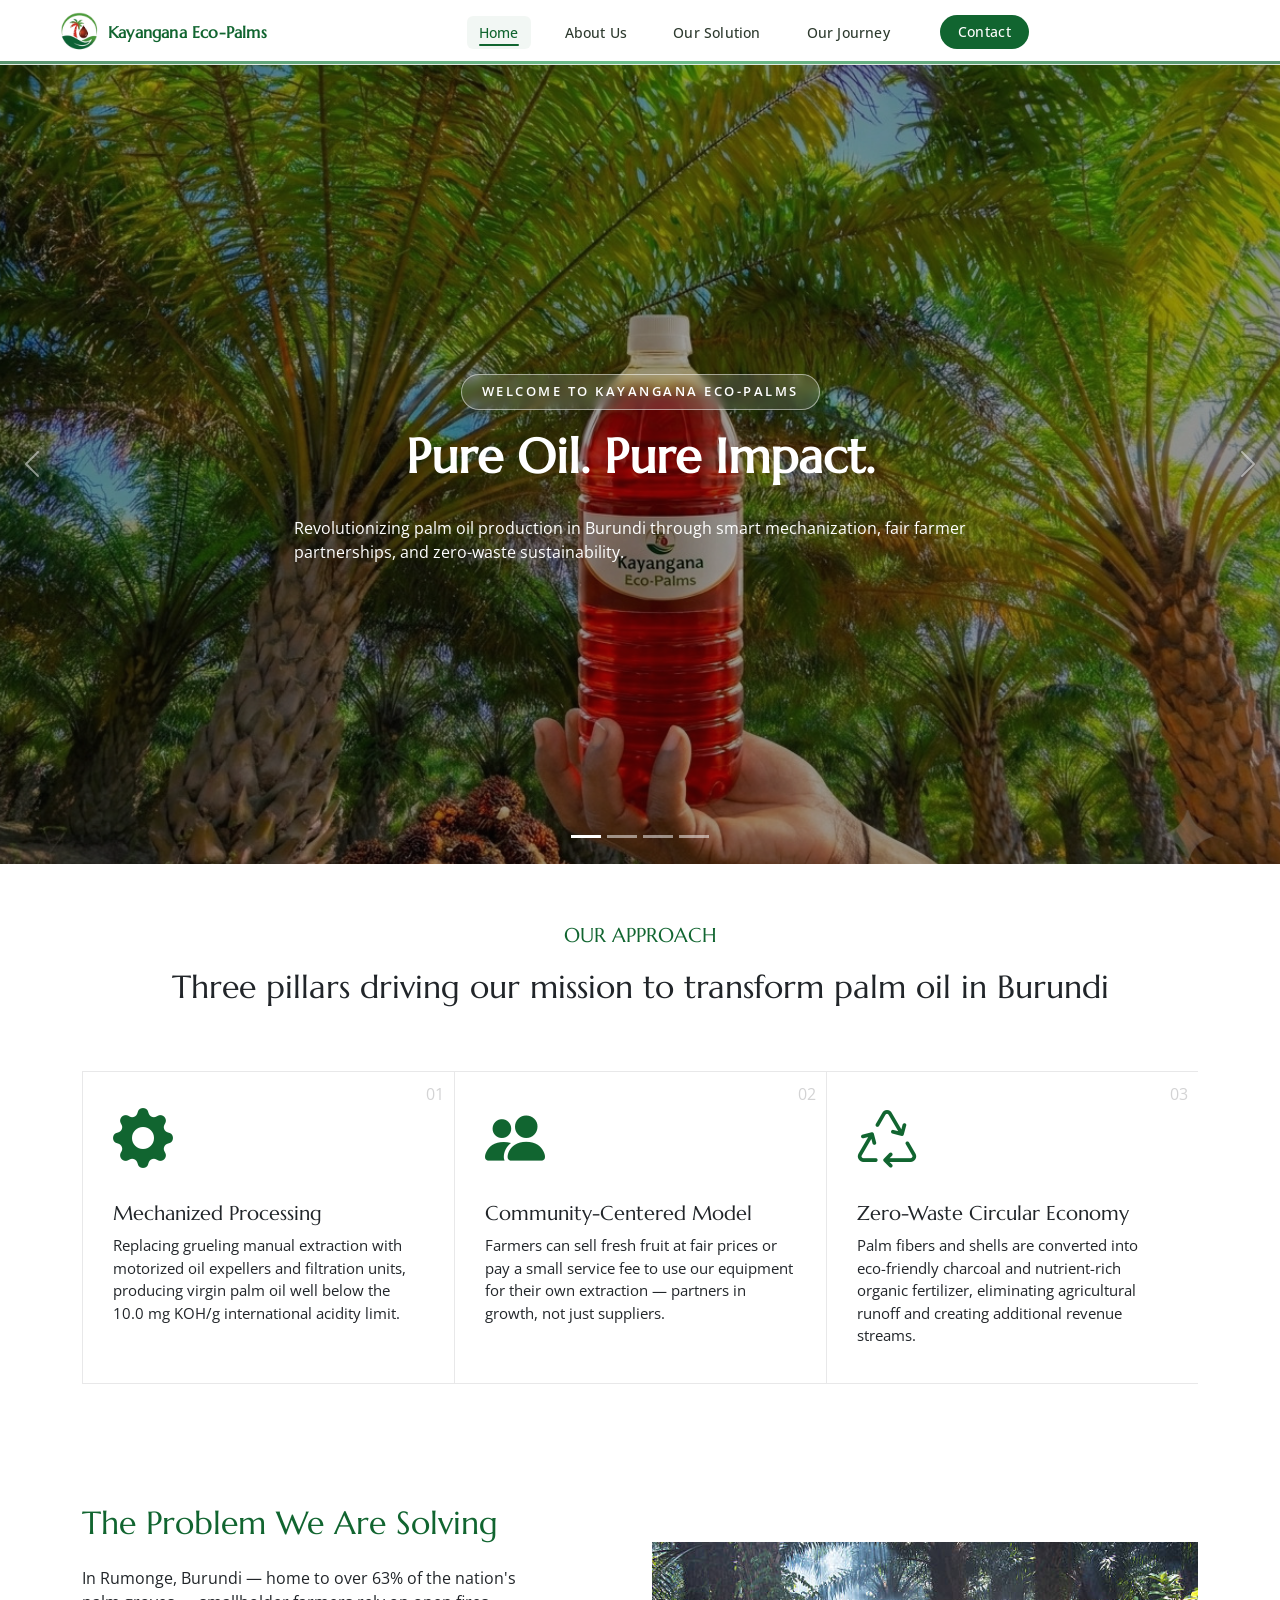
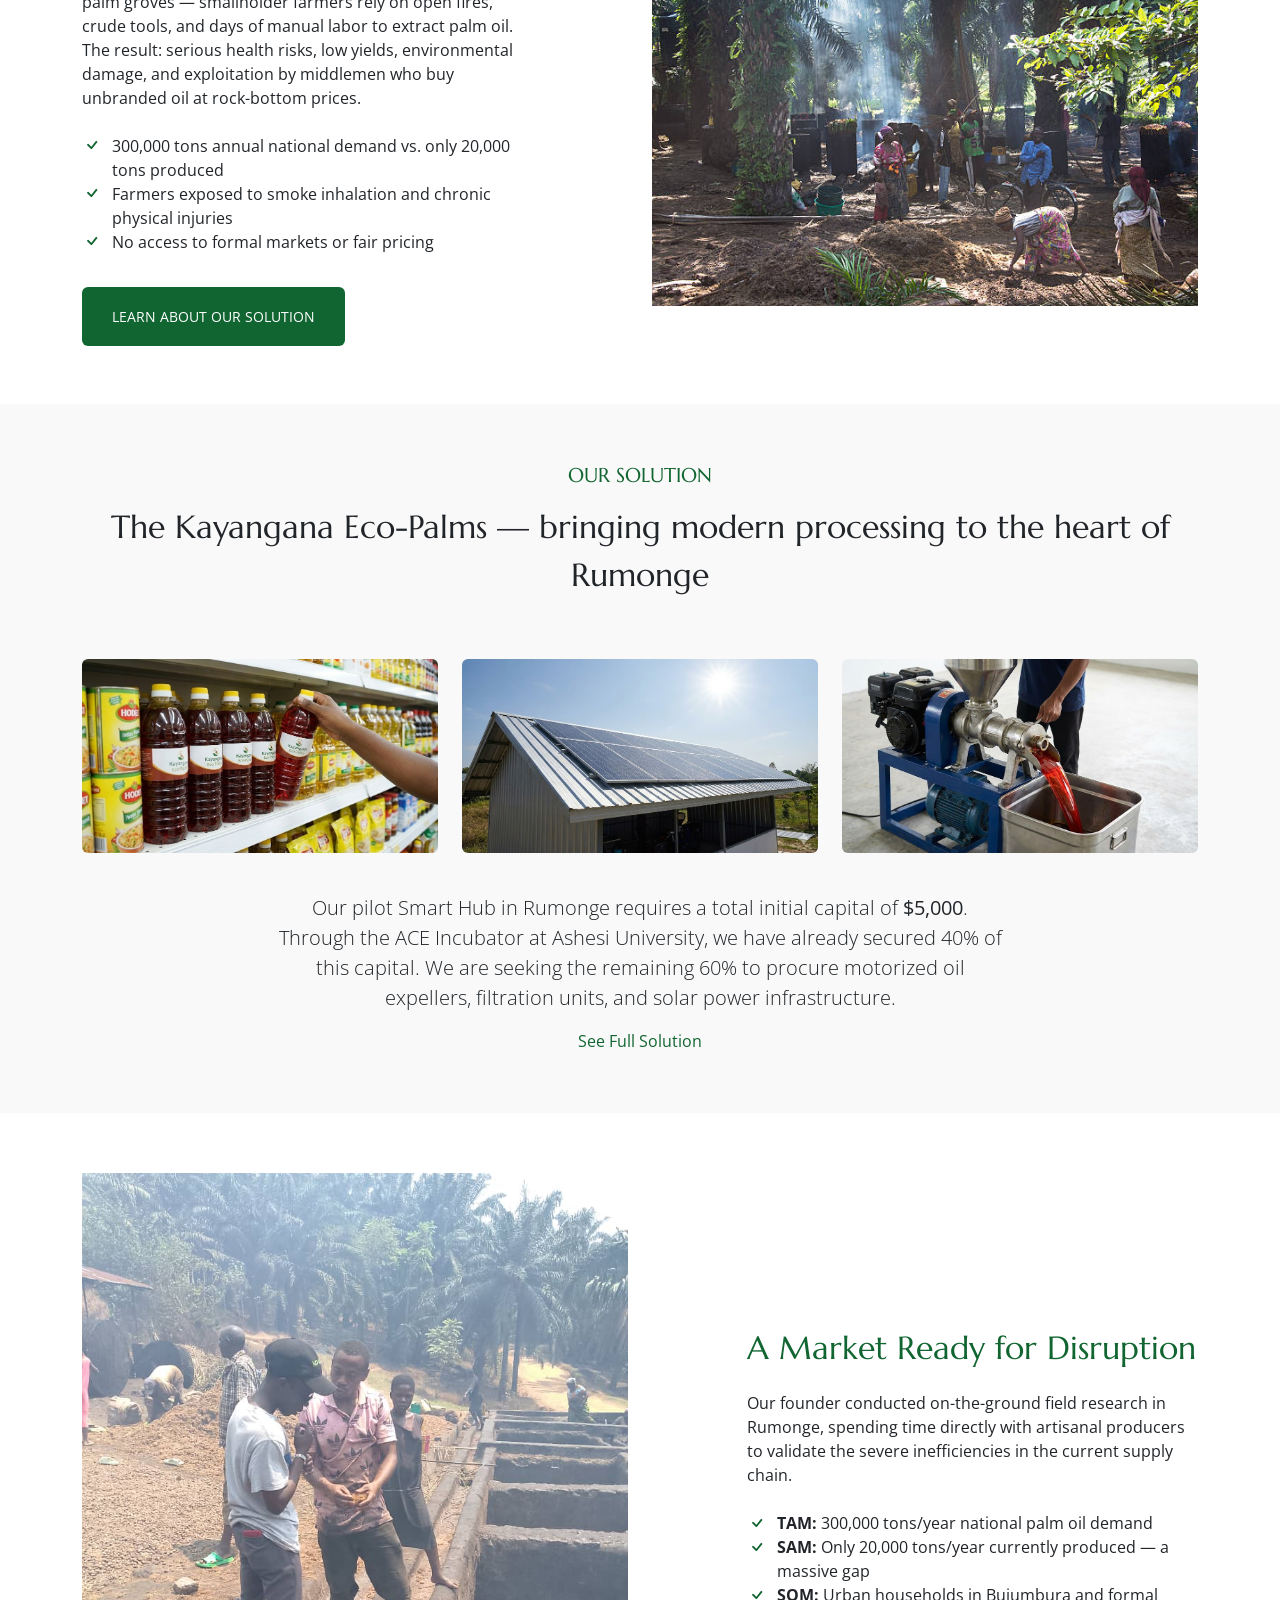
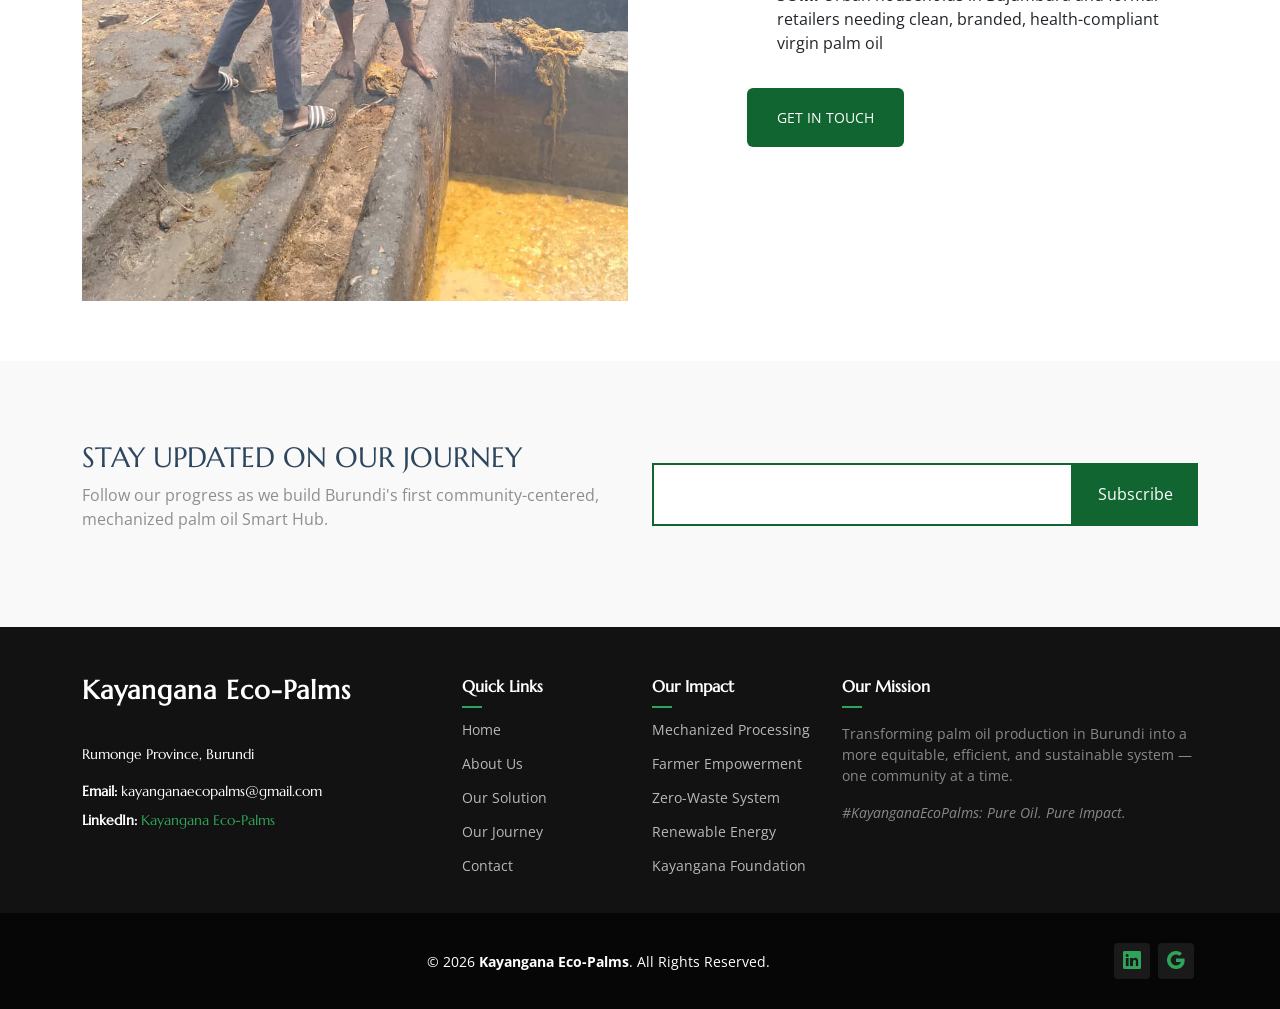
<file: index.html>
<!DOCTYPE html>
<html lang="en">

<head>
  <meta charset="utf-8">
  <meta content="width=device-width, initial-scale=1.0" name="viewport">
  <title>Kayangana Eco-Palms | Pure Oil. Pure Impact.</title>
  <meta name="description" content="Kayangana Eco-Palms is revolutionizing palm oil production in Burundi through mechanized, sustainable, and community-centered processing.">
  <meta name="keywords" content="palm oil, Burundi, sustainable, eco, Rumonge, Kayangana">

  <!-- Favicons -->
  <link href="ProposedSolution_Pictures/logo.png" rel="icon">
  <link href="assets/img/apple-touch-icon.png" rel="apple-touch-icon">

  <!-- Fonts -->
  <link href="https://fonts.googleapis.com" rel="preconnect">
  <link href="https://fonts.gstatic.com" rel="preconnect" crossorigin>
  <link href="https://fonts.googleapis.com/css2?family=Open+Sans:ital,wght@0,300;0,400;0,500;0,600;0,700;0,800;1,300;1,400;1,500;1,600;1,700;1,800&family=Marcellus:wght@400&display=swap" rel="stylesheet">

  <!-- Vendor CSS Files -->
  <link href="assets/vendor/bootstrap/css/bootstrap.min.css" rel="stylesheet">
  <link href="assets/vendor/bootstrap-icons/bootstrap-icons.css" rel="stylesheet">
  <link href="assets/vendor/aos/aos.css" rel="stylesheet">
  <link href="assets/vendor/swiper/swiper-bundle.min.css" rel="stylesheet">
  <link href="assets/vendor/glightbox/css/glightbox.min.css" rel="stylesheet">

  <!-- Main CSS File -->
  <link href="assets/css/main.css" rel="stylesheet">
  <!-- Kayangana Custom Styles -->
  <link href="assets/css/kayangana.css" rel="stylesheet">
</head>

<body class="index-page">

  <header id="header" class="header fixed-top d-flex align-items-center">
    <div class="container-fluid container-xl d-flex align-items-center justify-content-between">

      <a href="index.html" class="kep-logo">
        <img src="ProposedSolution_Pictures/logo.png" class="kep-logo-icon" alt="Kayangana Eco-Palms logo">
        <span class="brand-name">Kayangana Eco-Palms</span>
      </a>

      <nav id="navmenu" class="navmenu">
        <ul>
          <li><a href="index.html" class="active">Home</a></li>
          <li><a href="about.html">About Us</a></li>
          <li><a href="services.html">Our Solution</a></li>
          <li><a href="blog.html">Our Journey</a></li>
          <li><a href="contact.html">Contact</a></li>
        </ul>
        <i class="mobile-nav-toggle d-xl-none bi bi-list"></i>
      </nav>

    </div>
  </header>

  <main class="main">

    <!-- Hero Section -->
    <section id="hero" class="hero section dark-background">

      <div id="hero-carousel" class="carousel slide carousel-fade" data-bs-ride="carousel" data-bs-interval="5000">

        <div class="carousel-item active">
          <img src="Field Research Photos/Field Research Photos/pureOil.jpg" alt="Kayangana Eco-Palms pure palm oil product" style="object-position: center 20%;">
          <div class="carousel-container">
            <span class="hero-welcome">Welcome to Kayangana Eco-Palms</span>
            <h2>Pure Oil. Pure Impact.</h2>
            <p>Revolutionizing palm oil production in Burundi through smart mechanization, fair farmer partnerships, and zero-waste sustainability.</p>
          </div>
        </div>

        <div class="carousel-item">
          <img src="Field Research Photos/Field Research Photos/produce2.jpg" alt="Traditional palm oil extraction challenges">
          <div class="carousel-container">
            <h2>Empowering Farmers, Protecting Communities</h2>
            <p>We buy fresh palm fruit directly from smallholder farmers at fair, transparent prices — eliminating exploitation and unsafe working conditions.</p>
          </div>
        </div>

        <div class="carousel-item">
          <img src="Field Research Photos/Field Research Photos/WhatsApp Image 2026-01-20 at 12.49.22 PM.jpeg" alt="Field research in Rumonge">
          <div class="carousel-container">
            <h2>From Rumonge to the World</h2>
            <p>Rumonge accounts for over 63% of Burundi's palm grove area. We are bringing modern, clean processing right to the source.</p>
          </div>
        </div>

        <div class="carousel-item">
          <img src="Field Research Photos/Field Research Photos/GoodView.jpg" alt="Palm oil supply chain">
          <div class="carousel-container">
            <h2>Zero-Waste. 100% Renewable.</h2>
            <p>Palm fibers and shells become eco-charcoal and organic fertilizer. Our operations run entirely on renewable energy.</p>
          </div>
        </div>
<!-- 
        <div class="carousel-item">
          <img src="Field Research Photos/Field Research Photos/WhatsApp Image 2026-01-20 at 12.50.48 PMee.jpeg" alt="Community impact">
          <div class="carousel-container">
            <h2>Building an Ecosystem of Empowerment</h2>
            <p>We are not just building a factory — we are building a future for the Rumonge community, one palm at a time.</p>
          </div>
        </div>
-->
        <a class="carousel-control-prev" href="#hero-carousel" role="button" data-bs-slide="prev">
          <span class="carousel-control-prev-icon bi bi-chevron-left" aria-hidden="true"></span>
        </a>
        <a class="carousel-control-next" href="#hero-carousel" role="button" data-bs-slide="next">
          <span class="carousel-control-next-icon bi bi-chevron-right" aria-hidden="true"></span>
        </a>
        <ol class="carousel-indicators"></ol>

      </div>
    </section><!-- /Hero Section -->

    <!-- Services Section -->
    <section id="services" class="services section">

      <div class="container section-title" data-aos="fade-up">
        <h2>OUR APPROACH</h2>
        <p>Three pillars driving our mission to transform palm oil in Burundi</p>
      </div>

      <div class="content">
        <div class="container">
          <div class="row g-0">

            <div class="col-lg-4 col-md-6 d-flex">
              <div class="service-item h-100 w-100">
                <span class="number">01</span>
                <div class="service-item-icon">
                  <i class="bi bi-gear-fill" style="font-size:60px;"></i>
                </div>
                <div class="service-item-content">
                  <h3 class="service-heading">Mechanized Processing</h3>
                  <p>Replacing grueling manual extraction with motorized oil expellers and filtration units, producing virgin palm oil well below the 10.0 mg KOH/g international acidity limit.</p>
                </div>
              </div>
            </div>

            <div class="col-lg-4 col-md-6 d-flex">
              <div class="service-item h-100 w-100">
                <span class="number">02</span>
                <div class="service-item-icon">
                  <i class="bi bi-people-fill" style="font-size:60px;"></i>
                </div>
                <div class="service-item-content">
                  <h3 class="service-heading">Community-Centered Model</h3>
                  <p>Farmers can sell fresh fruit at fair prices or pay a small service fee to use our equipment for their own extraction — partners in growth, not just suppliers.</p>
                </div>
              </div>
            </div>

            <div class="col-lg-4 col-md-6 d-flex">
              <div class="service-item h-100 w-100">
                <span class="number">03</span>
                <div class="service-item-icon">
                  <i class="bi bi-recycle" style="font-size:60px;"></i>
                </div>
                <div class="service-item-content">
                  <h3 class="service-heading">Zero-Waste Circular Economy</h3>
                  <p>Palm fibers and shells are converted into eco-friendly charcoal and nutrient-rich organic fertilizer, eliminating agricultural runoff and creating additional revenue streams.</p>
                </div>
              </div>
            </div>

          </div>
        </div>
      </div>

    </section><!-- /Services Section -->

    <!-- About Section -->
    <section id="about-3" class="about-3 section">
      <div class="container">
        <div class="row gy-4 justify-content-between align-items-center">
          <div class="col-lg-6 order-lg-2 position-relative" data-aos="zoom-out">
          <img src="Field Research Photos/workInPalms.jpg" alt="Field research in Rumonge" class="img-fluid">
          </div>
          <div class="col-lg-5 order-lg-1" data-aos="fade-up" data-aos-delay="100">
            <h2 class="content-title mb-4">The Problem We Are Solving</h2>
            <p class="mb-4">
              In Rumonge, Burundi — home to over 63% of the nation's palm groves — smallholder farmers rely on open fires, crude tools, and days of manual labor to extract palm oil. The result: serious health risks, low yields, environmental damage, and exploitation by middlemen who buy unbranded oil at rock-bottom prices.
            </p>
            <ul class="list-unstyled list-check">
              <li>300,000 tons annual national demand vs. only 20,000 tons produced</li>
              <li>Farmers exposed to smoke inhalation and chronic physical injuries</li>
              <li>No access to formal markets or fair pricing</li>
            </ul>
            <p><a href="about.html" class="btn-cta">Learn About Our Solution</a></p>
          </div>
        </div>
      </div>
    </section>

    <!-- Proposed Solution Section -->
    <section id="solution" class="services section light-background">
      <div class="container section-title" data-aos="fade-up">
        <h2>OUR SOLUTION</h2>
        <p>The Kayangana Eco-Palms — bringing modern processing to the heart of Rumonge</p>
      </div>
      <div class="container" data-aos="fade-up">
        <div class="row gy-4">
          <div class="col-lg-4 col-md-6">
            <img src="ProposedSolution_Pictures/WhatsApp Image 2026-01-27 at 1.43.01 AM.jpeg" alt="Proposed processing equipment" class="img-fluid rounded mb-3">
          </div>
          <div class="col-lg-4 col-md-6">
            <img src="ProposedSolution_Pictures/WhatsApp Image 2026-01-27 at 1.43.04 AM.jpeg" alt="Palm oil processing overview" class="img-fluid rounded mb-3">
          </div>
          <div class="col-lg-4 col-md-6">
            <img src="ProposedSolution_Pictures/WhatsApp Image 2026-01-27 at 1.43.05 AM.jpeg" alt="Eco-charcoal and fertilizer byproducts" class="img-fluid rounded mb-3">
          </div>
        </div>
        <div class="row mt-4">
          <div class="col-lg-8 mx-auto text-center">
            <p class="lead">Our pilot Smart Hub in Rumonge requires a total initial capital of <strong>$5,000</strong>. Through the ACE Incubator at Ashesi University, we have already secured 40% of this capital. We are seeking the remaining 60% to procure motorized oil expellers, filtration units, and solar power infrastructure.</p>
            <a href="services.html" class="btn-cta mt-3">See Full Solution</a>
          </div>
        </div>
      </div>
    </section>

    <!-- Market Section -->
    <section id="market" class="about-3 section">
      <div class="container">
        <div class="row gy-4 justify-content-between align-items-center">
          <div class="col-lg-6" data-aos="zoom-out">
            <img src="Field Research Photos/Field Research Photos/WhatsApp Image 2026-01-20 at 12.50.49 PMrrr.jpeg" alt="Market research in Burundi" class="img-fluid">
          </div>
          <div class="col-lg-5" data-aos="fade-up" data-aos-delay="100">
            <h2 class="content-title mb-4">A Market Ready for Disruption</h2>
            <p class="mb-4">
              Our founder conducted on-the-ground field research in Rumonge, spending time directly with artisanal producers to validate the severe inefficiencies in the current supply chain.
            </p>
            <ul class="list-unstyled list-check">
              <li><strong>TAM:</strong> 300,000 tons/year national palm oil demand</li>
              <li><strong>SAM:</strong> Only 20,000 tons/year currently produced — a massive gap</li>
              <li><strong>SOM:</strong> Urban households in Bujumbura and formal retailers needing clean, branded, health-compliant virgin palm oil</li>
            </ul>
            <p><a href="contact.html" class="btn-cta">Get in Touch</a></p>
          </div>
        </div>
      </div>
    </section>

    <!-- Call To Action Section -->
    <section id="call-to-action" class="call-to-action section light-background">
      <div class="content">
        <div class="container">
          <div class="row align-items-center">
            <div class="col-lg-6">
              <h3>Stay Updated on Our Journey</h3>
              <p class="opacity-50">Follow our progress as we build Burundi's first community-centered, mechanized palm oil Smart Hub.</p>
            </div>
            <div class="col-lg-6">
              <form action="forms/newsletter.php" class="form-subscribe php-email-form">
                <div class="form-group d-flex align-items-stretch">
                  <input type="email" name="email" class="form-control h-100" placeholder="Enter your e-mail">
                  <input type="submit" class="btn btn-secondary px-4" value="Subscribe">
                </div>
                <div class="loading">Loading</div>
                <div class="error-message"></div>
                <div class="sent-message">Your subscription request has been sent. Thank you!</div>
              </form>
            </div>
          </div>
        </div>
      </div>
    </section>

  </main>

  <footer id="footer" class="footer dark-background">
    <div class="footer-top">
      <div class="container">
        <div class="row gy-4">
          <div class="col-lg-4 col-md-6 footer-about">
            <a href="index.html" class="logo d-flex align-items-center">
              <span class="sitename">Kayangana Eco-Palms</span>
            </a>
            <div class="footer-contact pt-3">
              <p>Rumonge Province, Burundi</p>
              <p class="mt-3"><strong>Email:</strong> <span>kayanganaecopalms@gmail.com</span></p>
              <p class="mt-2"><strong>LinkedIn:</strong> <a href="https://www.linkedin.com/company/kayangana-eco-palms" target="_blank" rel="noopener noreferrer">Kayangana Eco-Palms</a></p>
            </div>
          </div>

          <div class="col-lg-2 col-md-3 footer-links">
            <h4>Quick Links</h4>
            <ul>
              <li><a href="index.html">Home</a></li>
              <li><a href="about.html">About Us</a></li>
              <li><a href="services.html">Our Solution</a></li>
              <li><a href="blog.html">Our Journey</a></li>
              <li><a href="contact.html">Contact</a></li>
            </ul>
          </div>

          <div class="col-lg-2 col-md-3 footer-links">
            <h4>Our Impact</h4>
            <ul>
              <li><a href="services.html">Mechanized Processing</a></li>
              <li><a href="services.html">Farmer Empowerment</a></li>
              <li><a href="services.html">Zero-Waste System</a></li>
              <li><a href="services.html">Renewable Energy</a></li>
              <li><a href="about.html">Kayangana Foundation</a></li>
            </ul>
          </div>

          <div class="col-lg-4 col-md-6 footer-links">
            <h4>Our Mission</h4>
            <p class="text-white-50">Transforming palm oil production in Burundi into a more equitable, efficient, and sustainable system — one community at a time.</p>
            <p class="mt-2 text-white-50"><em>#KayanganaEcoPalms: Pure Oil. Pure Impact.</em></p>
          </div>

        </div>
      </div>
    </div>

    <div class="copyright">
      <div class="container d-flex align-items-center justify-content-between">
        <div class="flex-grow-1 text-center">© 2026 <strong><span>Kayangana Eco-Palms</span></strong>. All Rights Reserved.</div>
        <div class="social-links">
          <a href="https://www.linkedin.com/company/kayangana-eco-palms" target="_blank" rel="noopener noreferrer"><i class="bi bi-linkedin"></i></a>
          <a href="mailto:kayanganaecopalms@gmail.com"><i class="bi bi-google"></i></a>
        </div>
      </div>
    </div>
  </footer>

  <a href="#" id="scroll-top" class="scroll-top d-flex align-items-center justify-content-center"><i class="bi bi-arrow-up-short"></i></a>
  <div id="preloader"></div>

  <script src="assets/vendor/bootstrap/js/bootstrap.bundle.min.js"></script>
  <script src="assets/vendor/php-email-form/validate.js"></script>
  <script src="assets/vendor/aos/aos.js"></script>
  <script src="assets/vendor/swiper/swiper-bundle.min.js"></script>
  <script src="assets/vendor/glightbox/js/glightbox.min.js"></script>
  <script src="assets/js/main.js"></script>

</body>
</html>
</file>
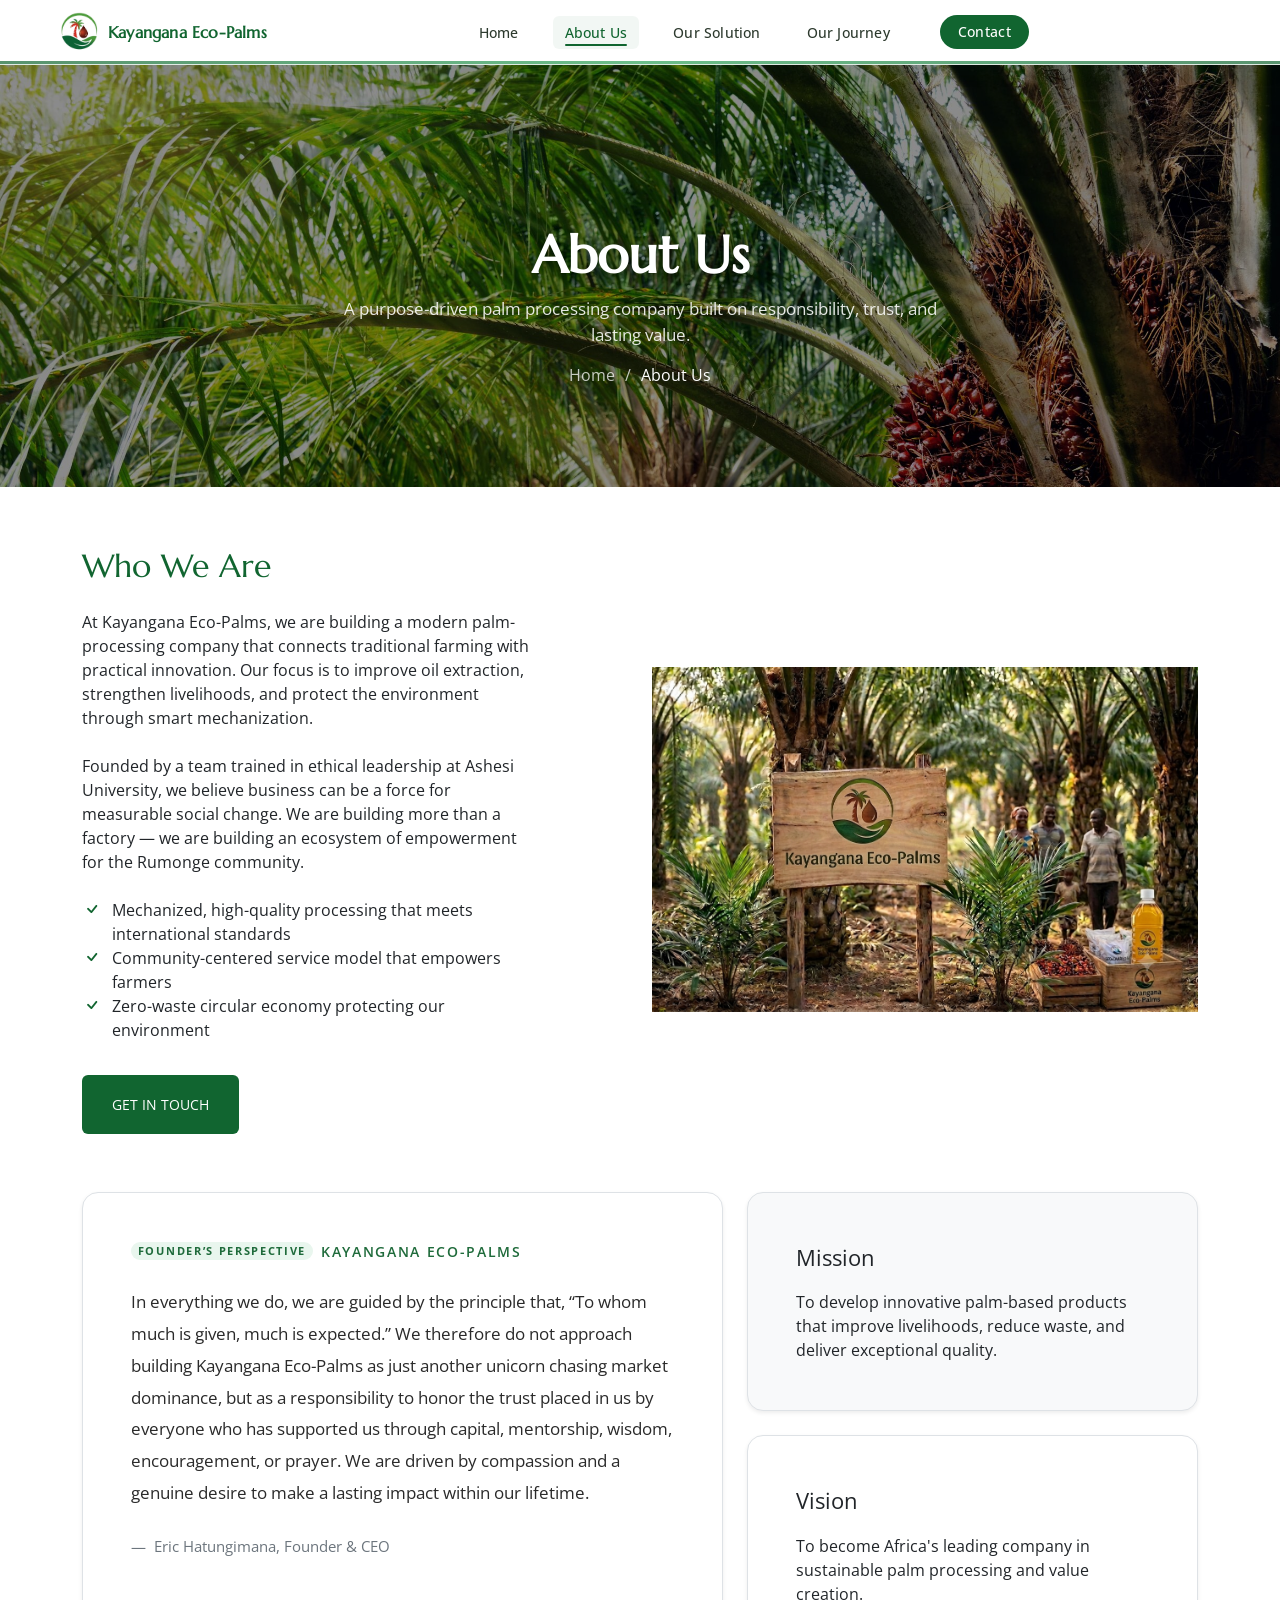
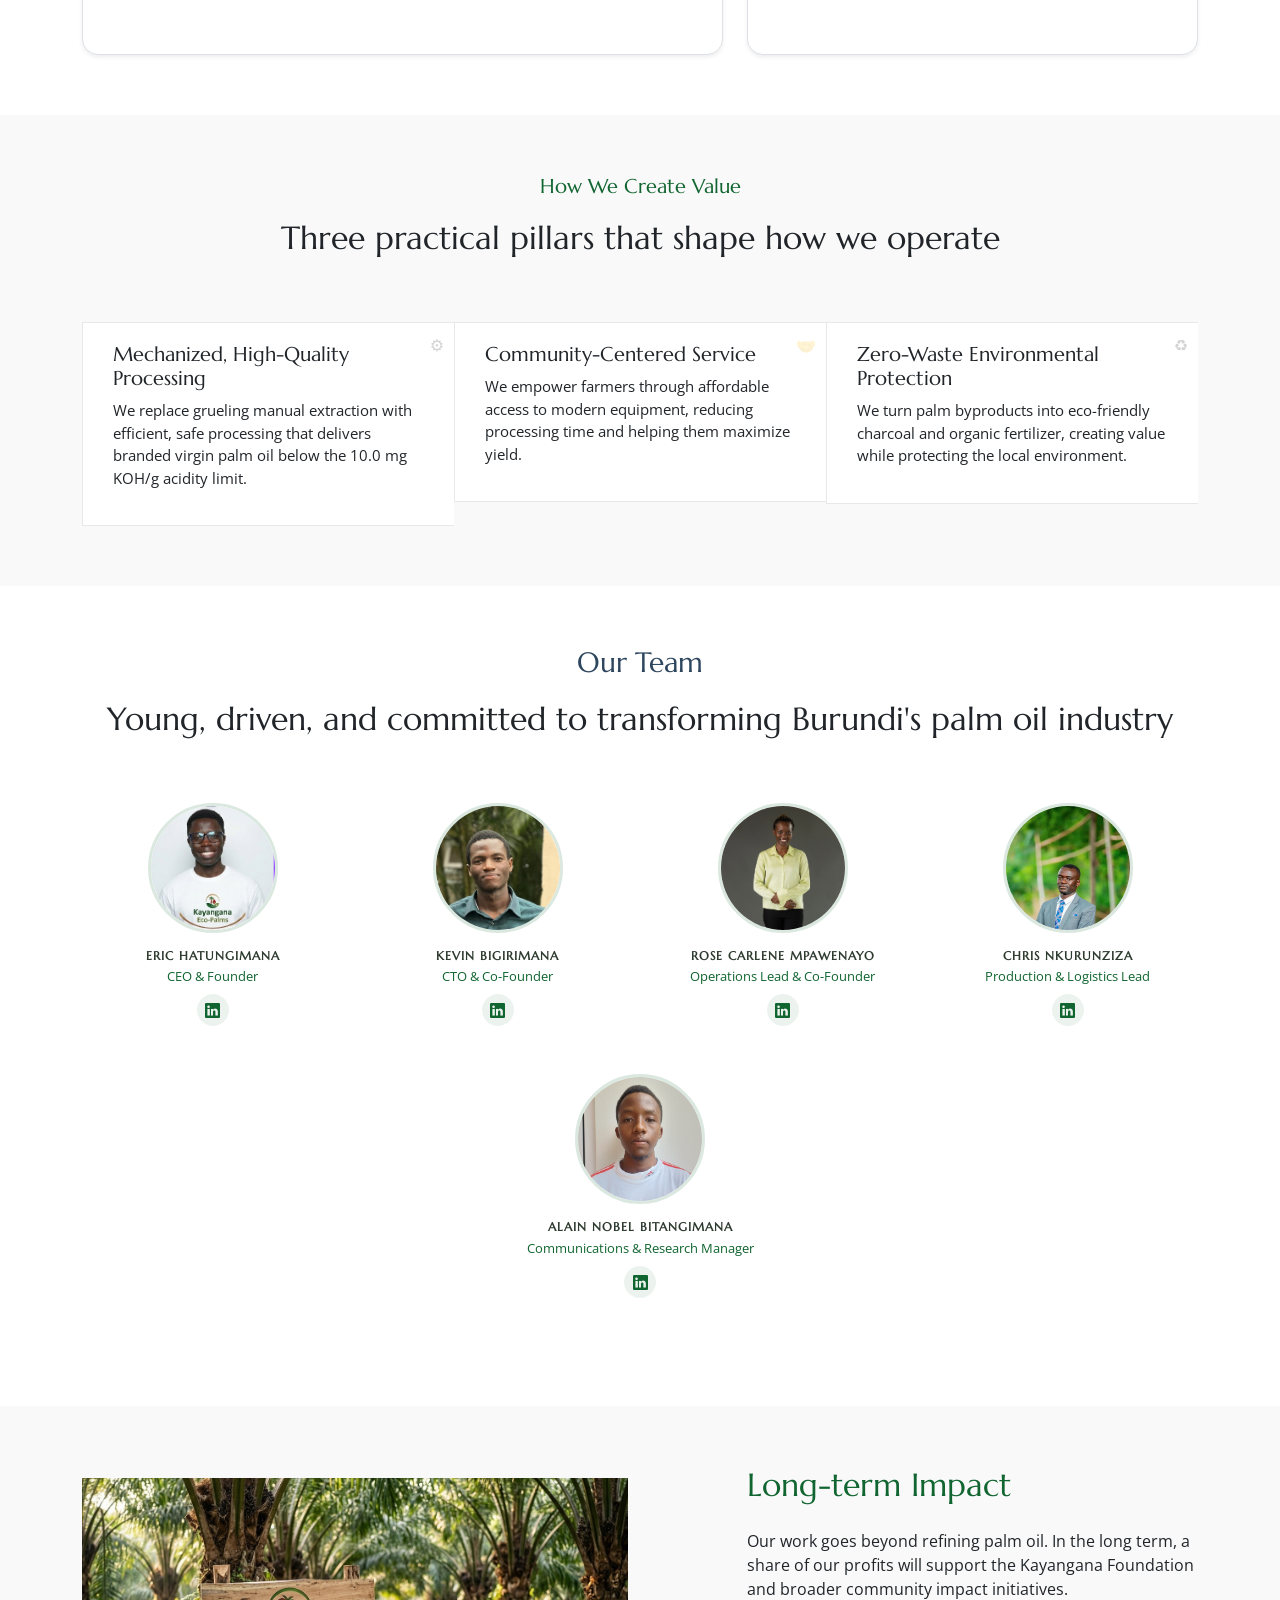
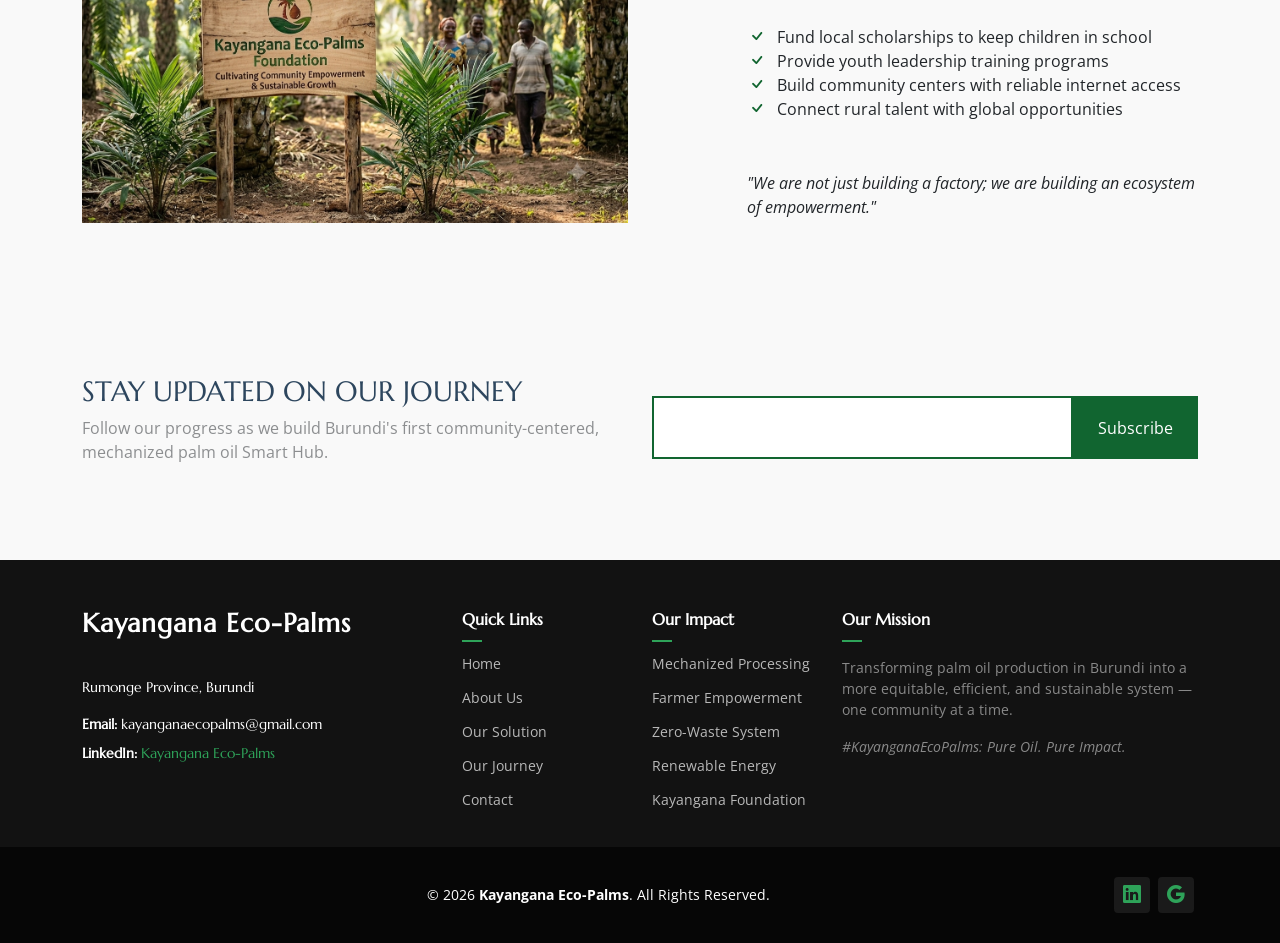
<file: about.html>
<!DOCTYPE html>
<html lang="en">

<head>
  <meta charset="utf-8">
  <meta content="width=device-width, initial-scale=1.0" name="viewport">
  <title>About Us - Kayangana Eco-Palms</title>
  <meta name="description" content="Learn about Kayangana Eco-Palms — a young team from Burundi on a mission to revolutionize palm oil production.">
  <meta name="keywords" content="Kayangana, Eco-Palms, about, team, Burundi, palm oil, sustainable">

  <link href="ProposedSolution_Pictures/logo.png" rel="icon">
  <link href="assets/img/apple-touch-icon.png" rel="apple-touch-icon">
  <link href="https://fonts.googleapis.com" rel="preconnect">
  <link href="https://fonts.gstatic.com" rel="preconnect" crossorigin>
  <link href="https://fonts.googleapis.com/css2?family=Open+Sans:ital,wght@0,300;0,400;0,500;0,600;0,700;0,800;1,300;1,400;1,500;1,600;1,700;1,800&family=Marcellus:wght@400&display=swap" rel="stylesheet">
  <link href="assets/vendor/bootstrap/css/bootstrap.min.css" rel="stylesheet">
  <link href="assets/vendor/bootstrap-icons/bootstrap-icons.css" rel="stylesheet">
  <link href="assets/vendor/aos/aos.css" rel="stylesheet">
  <link href="assets/vendor/swiper/swiper-bundle.min.css" rel="stylesheet">
  <link href="assets/vendor/glightbox/css/glightbox.min.css" rel="stylesheet">
  <link href="assets/css/main.css" rel="stylesheet">
  <link href="assets/css/kayangana.css" rel="stylesheet">
</head>

<body class="about-page">

  <header id="header" class="header fixed-top d-flex align-items-center">
    <div class="container-fluid container-xl d-flex align-items-center justify-content-between">
      <a href="index.html" class="kep-logo">
        <img src="ProposedSolution_Pictures/logo.png" class="kep-logo-icon" alt="Kayangana Eco-Palms logo">
        <span class="brand-name">Kayangana Eco-Palms</span>
      </a>
      <nav id="navmenu" class="navmenu">
        <ul>
          <li><a href="index.html">Home</a></li>
          <li><a href="about.html" class="active">About Us</a></li>
          <li><a href="services.html">Our Solution</a></li>
          <li><a href="blog.html">Our Journey</a></li>
          <li><a href="contact.html">Contact</a></li>
        </ul>
        <i class="mobile-nav-toggle d-xl-none bi bi-list"></i>
      </nav>
    </div>
  </header>

  <main class="main">

    <!-- Page Title -->
    <div class="page-title dark-background" data-aos="fade" style="background-image: url('Field%20Research%20Photos/Palm-oil-plantation-scaled.jpg');">
      <div class="container position-relative">
        <h1>About Us</h1>
        <p>A purpose-driven palm processing company built on responsibility, trust, and lasting value.</p>
        <nav class="breadcrumbs">
          <ol>
            <li><a href="index.html">Home</a></li>
            <li class="current">About Us</li>
          </ol>
        </nav>
      </div>
    </div>

    <!-- About Section -->
    <section id="about-3" class="about-3 section">
      <div class="container">
        <div class="row gy-4 justify-content-between align-items-center">
          <div class="col-lg-6 order-lg-2 position-relative" data-aos="zoom-out">
            <img src="ProposedSolution_Pictures/aboutUs1.jpg" alt="Kayangana Eco-Palms field research" class="img-fluid">
          </div>
          <div class="col-lg-5 order-lg-1" data-aos="fade-up" data-aos-delay="100">
            <h2 class="content-title mb-4">Who We Are</h2>
            <p class="mb-4">
              At Kayangana Eco-Palms, we are building a modern palm-processing company that connects traditional farming with practical innovation. Our focus is to improve oil extraction, strengthen livelihoods, and protect the environment through smart mechanization.
            </p>
            <p class="mb-4">
              Founded by a team trained in ethical leadership at Ashesi University, we believe business can be a force for measurable social change. We are building more than a factory — we are building an ecosystem of empowerment for the Rumonge community.
            </p>
            <ul class="list-unstyled list-check">
              <li>Mechanized, high-quality processing that meets international standards</li>
              <li>Community-centered service model that empowers farmers</li>
              <li>Zero-waste circular economy protecting our environment</li>
            </ul>
            <p><a href="contact.html" class="btn-cta">Get in Touch</a></p>
          </div>
        </div>
      </div>
    </section>

    <!-- Founder Note -->
    <section id="founder-note" class="about-3 section pt-0">
      <div class="container">
        <div class="row gy-4 align-items-stretch">
          <div class="col-lg-7" data-aos="fade-up">
            <div class="p-4 p-lg-5 rounded-4 shadow-sm h-100 bg-white border">
              <div class="d-flex align-items-center gap-2 mb-4 text-uppercase small fw-semibold" style="letter-spacing: .12em; color: #1f6b3b;">
                <span class="badge rounded-pill" style="background-color: #e9f6ee; color: #1f6b3b;">Founder’s Perspective</span>
                <span>Kayangana Eco-Palms</span>
              </div>
              <blockquote class="mb-0" style="font-size: 1.05rem; line-height: 1.9; color: #2a2a2a;">
                <p class="mb-4">
                  In everything we do, we are guided by the principle that, “To whom much is given, much is expected.” We therefore do not approach building Kayangana Eco-Palms as just another unicorn chasing market dominance, but as a responsibility to honor the trust placed in us by everyone who has supported us through capital, mentorship, wisdom, encouragement, or prayer. We are driven by compassion and a genuine desire to make a lasting impact within our lifetime.
                </p>
                <footer class="blockquote-footer mt-2">
                  <cite title="Eric Hatungimana" style="font-style: normal;">Eric Hatungimana, Founder &amp; CEO</cite>
                </footer>
              </blockquote>
            </div>
          </div>

          <div class="col-lg-5" data-aos="fade-up" data-aos-delay="100">
            <div class="h-100 d-flex flex-column gap-4">
              <div class="p-4 p-lg-5 rounded-4 shadow-sm bg-light border h-100">
                <div class="d-flex align-items-center gap-2 mb-3">
                  <span class="number" style="font-size: 1.4rem;">Mission</span>
                </div>
                <p class="mb-0">
                  To develop innovative palm-based products that improve livelihoods, reduce waste, and deliver exceptional quality.
                </p>
              </div>

              <div class="p-4 p-lg-5 rounded-4 shadow-sm bg-white border h-100">
                <div class="d-flex align-items-center gap-2 mb-3">
                  <span class="number" style="font-size: 1.4rem;">Vision</span>
                </div>
                <p class="mb-0">
                  To become Africa's leading company in sustainable palm processing and value creation.
                </p>
              </div>
            </div>
          </div>
        </div>
      </div>
    </section>

    <!-- Mission & Vision Section -->
    <section id="mission" class="services section light-background">
      <div class="container section-title" data-aos="fade-up">
        <h2>How We Create Value</h2>
        <p>Three practical pillars that shape how we operate</p>
      </div>
      <div class="content">
        <div class="container">
          <div class="row g-0">
            <div class="col-lg-4 col-md-6">
              <div class="service-item">
                <span class="number">⚙️</span>
                <div class="service-item-content">
                  <h3 class="service-heading">Mechanized, High-Quality Processing</h3>
                  <p>We replace grueling manual extraction with efficient, safe processing that delivers branded virgin palm oil below the 10.0 mg KOH/g acidity limit.</p>
                </div>
              </div>
            </div>
            <div class="col-lg-4 col-md-6">
              <div class="service-item">
                <span class="number">🤝</span>
                <div class="service-item-content">
                  <h3 class="service-heading">Community-Centered Service</h3>
                  <p>We empower farmers through affordable access to modern equipment, reducing processing time and helping them maximize yield.</p>
                </div>
              </div>
            </div>
            <div class="col-lg-4 col-md-6">
              <div class="service-item">
                <span class="number">♻️</span>
                <div class="service-item-content">
                  <h3 class="service-heading">Zero-Waste Environmental Protection</h3>
                  <p>We turn palm byproducts into eco-friendly charcoal and organic fertilizer, creating value while protecting the local environment.</p>
                </div>
              </div>
            </div>
          </div>
        </div>
      </div>
    </section>

    <!-- Team Section -->
    <section class="team section" id="team">
      <div class="container section-title" data-aos="fade-up">
        <h2>Our Team</h2>
        <p>Young, driven, and committed to transforming Burundi's palm oil industry</p>
      </div>
      <div class="container">
        <div class="row justify-content-center text-center">

          <div class="col-lg-3 col-md-4 col-6 mb-5">
            <img src="Team/CEO.png" alt="CEO" class="kep-team-photo">
            <h6 class="kep-team-name">ERIC HATUNGIMANA</h6>
            <p class="kep-team-title">CEO & Founder</p>
            <a href="https://www.linkedin.com/in/eric-hatungimana" target="_blank" rel="noopener noreferrer" class="kep-team-linkedin"><i class="bi bi-linkedin"></i></a>
          </div>

          <div class="col-lg-3 col-md-4 col-6 mb-5">
            <img src="Team/CTO.jpg" alt="CTO" class="kep-team-photo">
            <h6 class="kep-team-name">KEVIN BIGIRIMANA</h6>
            <p class="kep-team-title">CTO & Co-Founder</p>
            <a href="https://www.linkedin.com/in/kevin-bigirimana/" target="_blank" rel="noopener noreferrer" class="kep-team-linkedin"><i class="bi bi-linkedin"></i></a>
          </div>

          <div class="col-lg-3 col-md-4 col-6 mb-5">
            <img src="Team/Head of Operation.jpeg" alt="Head of Operations" class="kep-team-photo">
            <h6 class="kep-team-name">ROSE CARLENE MPAWENAYO</h6>
            <p class="kep-team-title">Operations Lead & Co-Founder</p>
            <a href="https://www.linkedin.com/in/rose-mpawenayo" target="_blank" rel="noopener noreferrer" class="kep-team-linkedin"><i class="bi bi-linkedin"></i></a>
          </div>

          <div class="col-lg-3 col-md-4 col-6 mb-5">
            <img src="Team/production & Logistics Manager.jpeg" alt="Production & Logistics Manager" class="kep-team-photo">
            <h6 class="kep-team-name">CHRIS NKURUNZIZA</h6>
            <p class="kep-team-title">Production & Logistics Lead</p>
            <a href="https://www.linkedin.com/company/kayangana-eco-palms" target="_blank" rel="noopener noreferrer" class="kep-team-linkedin"><i class="bi bi-linkedin"></i></a>
          </div>

          <div class="col-lg-3 col-md-4 col-6 mb-5">
            <img src="Team/Communication & Research.jpeg" alt="Communication & Research Lead" class="kep-team-photo">
            <h6 class="kep-team-name">ALAIN NOBEL BITANGIMANA</h6>
            <p class="kep-team-title">Communications & Research Manager</p>
            <a href="https://www.linkedin.com/in/alain-nobel-bitangimana" target="_blank" rel="noopener noreferrer" class="kep-team-linkedin"><i class="bi bi-linkedin"></i></a>
          </div>

        </div>
      </div>
    </section>

    <!-- Long-term Vision Section -->
    <section id="foundation" class="about-3 section light-background">
      <div class="container">
        <div class="row gy-4 justify-content-between align-items-center">
          <div class="col-lg-6" data-aos="zoom-out">
            <img src="ProposedSolution_Pictures/KayanganaFoundation1.jpg" alt="Community impact vision" class="img-fluid">
          </div>
          <div class="col-lg-5" data-aos="fade-up" data-aos-delay="100">
            <h2 class="content-title mb-4">Long-term Impact</h2>
            <p class="mb-4">
              Our work goes beyond refining palm oil. In the long term, a share of our profits will support the Kayangana Foundation and broader community impact initiatives.
            </p>
            <ul class="list-unstyled list-check">
              <li>Fund local scholarships to keep children in school</li>
              <li>Provide youth leadership training programs</li>
              <li>Build community centers with reliable internet access</li>
              <li>Connect rural talent with global opportunities</li>
            </ul>
            <p class="mt-3"><em>"We are not just building a factory; we are building an ecosystem of empowerment."</em></p>
          </div>
        </div>
      </div>
    </section>

    <!-- Call To Action -->
    <section id="call-to-action" class="call-to-action section light-background">
      <div class="content">
        <div class="container">
          <div class="row align-items-center">
            <div class="col-lg-6">
              <h3>Stay Updated on Our Journey</h3>
              <p class="opacity-50">Follow our progress as we build Burundi's first community-centered, mechanized palm oil Smart Hub.</p>
            </div>
            <div class="col-lg-6">
              <form action="forms/newsletter.php" class="form-subscribe php-email-form">
                <div class="form-group d-flex align-items-stretch">
                  <input type="email" name="email" class="form-control h-100" placeholder="Enter your e-mail">
                  <input type="submit" class="btn btn-secondary px-4" value="Subscribe">
                </div>
                <div class="loading">Loading</div>
                <div class="error-message"></div>
                <div class="sent-message">Your subscription request has been sent. Thank you!</div>
              </form>
            </div>
          </div>
        </div>
      </div>
    </section>

  </main>

  <footer id="footer" class="footer dark-background">
    <div class="footer-top">
      <div class="container">
        <div class="row gy-4">
          <div class="col-lg-4 col-md-6 footer-about">
            <a href="index.html" class="logo d-flex align-items-center">
              <span class="sitename">Kayangana Eco-Palms</span>
            </a>
            <div class="footer-contact pt-3">
              <p>Rumonge Province, Burundi</p>
              <p class="mt-3"><strong>Email:</strong> <span>kayanganaecopalms@gmail.com</span></p>
              <p class="mt-2"><strong>LinkedIn:</strong> <a href="https://www.linkedin.com/company/kayangana-eco-palms" target="_blank" rel="noopener noreferrer">Kayangana Eco-Palms</a></p>
            </div>
          </div>
          <div class="col-lg-2 col-md-3 footer-links">
            <h4>Quick Links</h4>
            <ul>
              <li><a href="index.html">Home</a></li>
              <li><a href="about.html">About Us</a></li>
              <li><a href="services.html">Our Solution</a></li>
              <li><a href="blog.html">Our Journey</a></li>
              <li><a href="contact.html">Contact</a></li>
            </ul>
          </div>
          <div class="col-lg-2 col-md-3 footer-links">
            <h4>Our Impact</h4>
            <ul>
              <li><a href="services.html">Mechanized Processing</a></li>
              <li><a href="services.html">Farmer Empowerment</a></li>
              <li><a href="services.html">Zero-Waste System</a></li>
              <li><a href="services.html">Renewable Energy</a></li>
              <li><a href="about.html">Kayangana Foundation</a></li>
            </ul>
          </div>
          <div class="col-lg-4 col-md-6 footer-links">
            <h4>Our Mission</h4>
            <p class="text-white-50">Transforming palm oil production in Burundi into a more equitable, efficient, and sustainable system — one community at a time.</p>
            <p class="mt-2 text-white-50"><em>#KayanganaEcoPalms: Pure Oil. Pure Impact.</em></p>
          </div>
        </div>
      </div>
    </div>
    <div class="copyright">
      <div class="container d-flex align-items-center justify-content-between">
        <div class="flex-grow-1 text-center">© 2026 <strong><span>Kayangana Eco-Palms</span></strong>. All Rights Reserved.</div>
        <div class="social-links">
          <a href="https://www.linkedin.com/company/kayangana-eco-palms" target="_blank" rel="noopener noreferrer"><i class="bi bi-linkedin"></i></a>
          <a href="mailto:kayanganaecopalms@gmail.com"><i class="bi bi-google"></i></a>
        </div>
      </div>
    </div>
  </footer>

  <a href="#" id="scroll-top" class="scroll-top d-flex align-items-center justify-content-center"><i class="bi bi-arrow-up-short"></i></a>
  <div id="preloader"></div>

  <script src="assets/vendor/bootstrap/js/bootstrap.bundle.min.js"></script>
  <script src="assets/vendor/php-email-form/validate.js"></script>
  <script src="assets/vendor/aos/aos.js"></script>
  <script src="assets/vendor/swiper/swiper-bundle.min.js"></script>
  <script src="assets/vendor/glightbox/js/glightbox.min.js"></script>
  <script src="assets/js/main.js"></script>

</body>
</html>
</file>
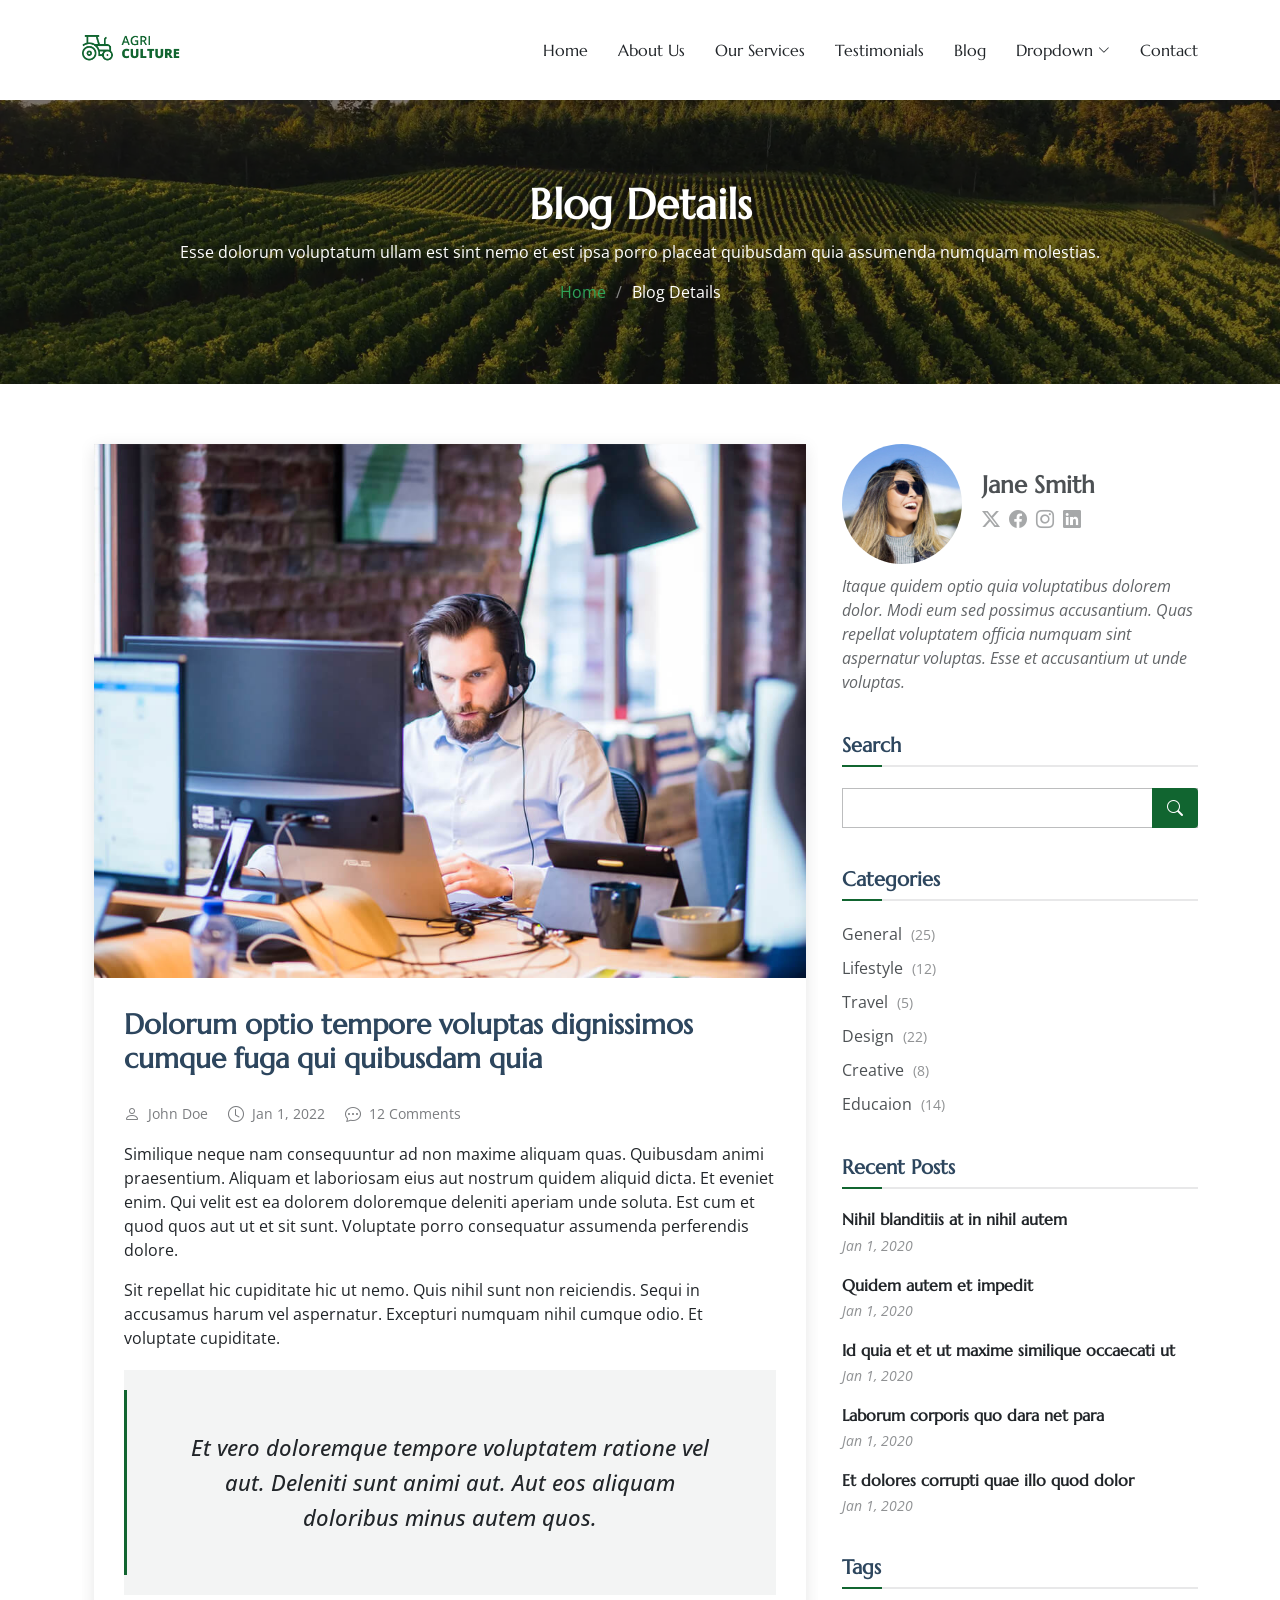
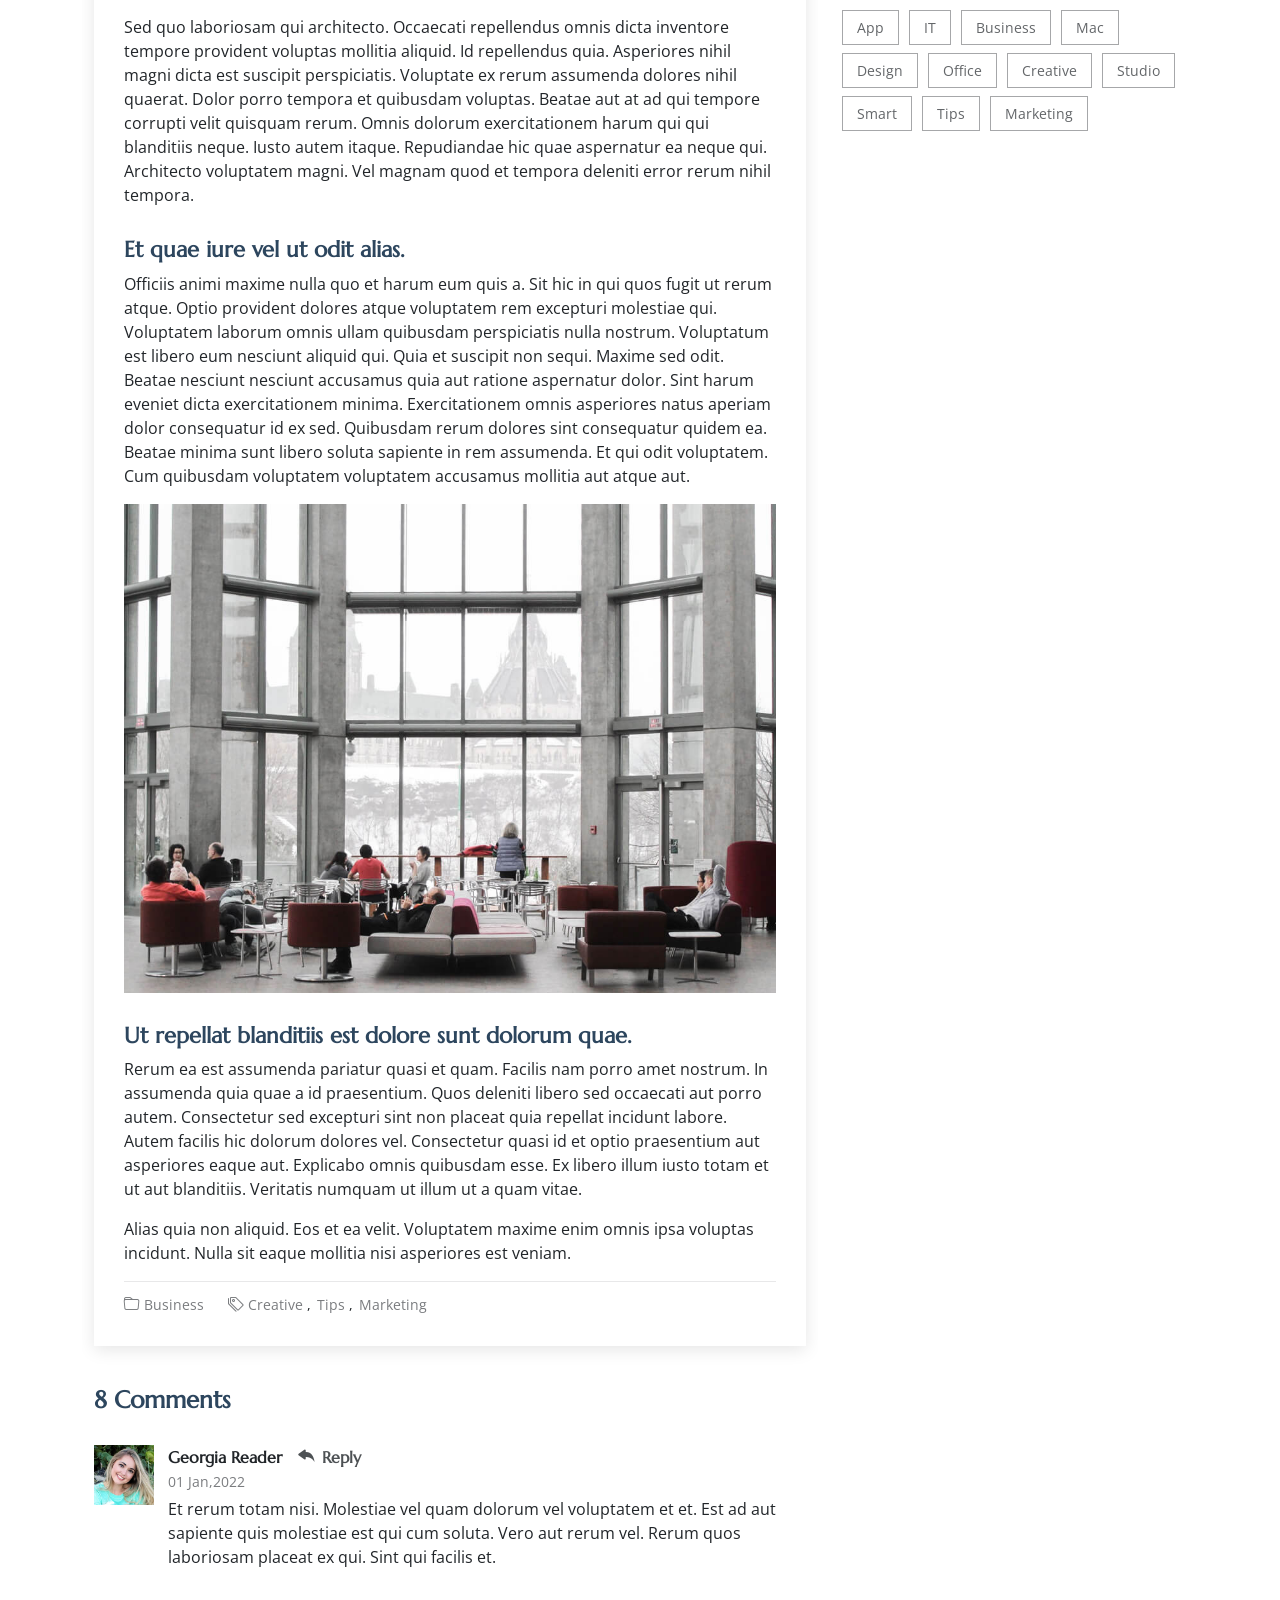
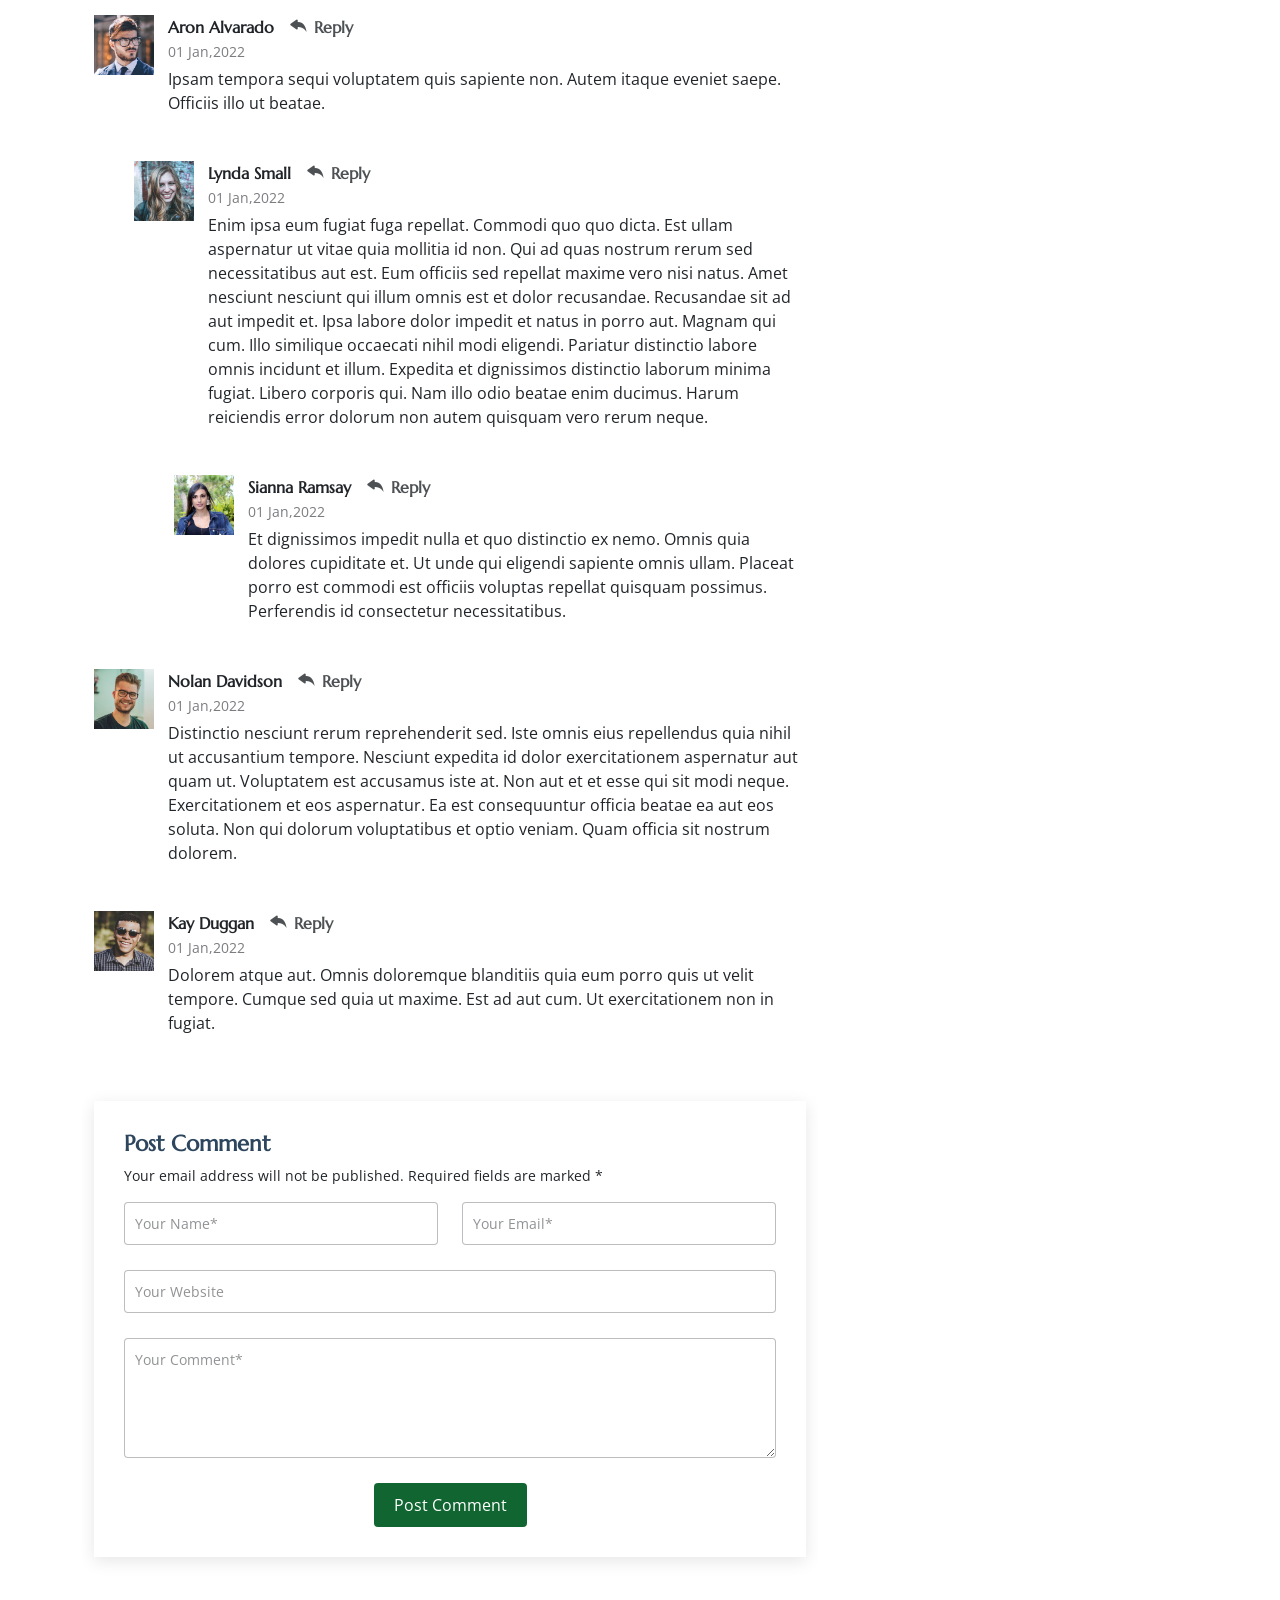
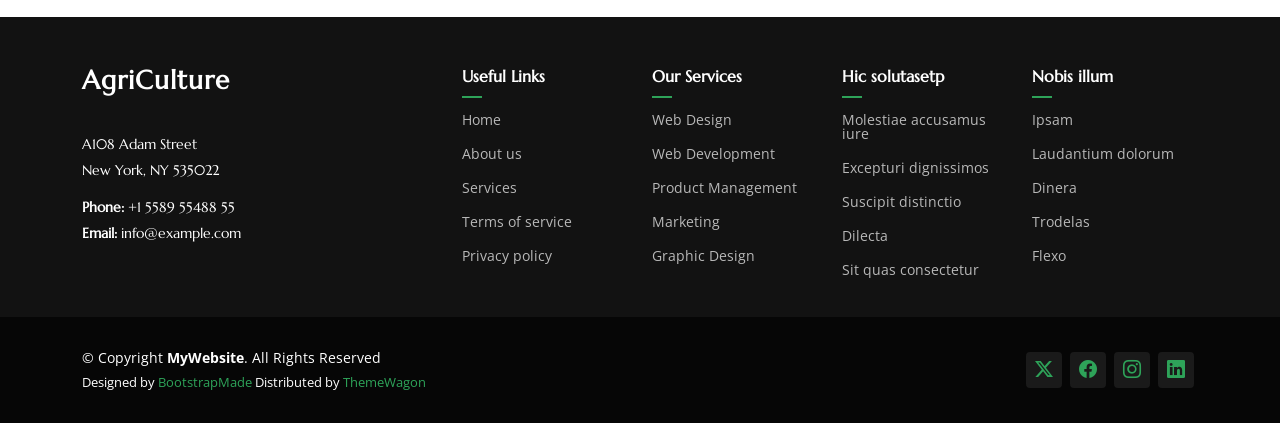
<file: blog-details.html>
<!DOCTYPE html>
<html lang="en">

<head>
  <meta charset="utf-8">
  <meta content="width=device-width, initial-scale=1.0" name="viewport">
  <title>Our Journey - Kayangana Eco-Palms</title>
  <meta name="description" content="The story of Kayangana Eco-Palms — from field research in Rumonge, Burundi to the ACE Incubator at Ashesi University.">
  <meta name="keywords" content="Kayangana, blog, journey, Ashesi, ACE incubator, field research, Burundi, palm oil">

  <!-- Favicons -->
  <link href="assets/img/favicon.png" rel="icon">
  <link href="assets/img/apple-touch-icon.png" rel="apple-touch-icon">

  <!-- Fonts -->
  <link href="https://fonts.googleapis.com" rel="preconnect">
  <link href="https://fonts.gstatic.com" rel="preconnect" crossorigin>
  <link href="https://fonts.googleapis.com/css2?family=Open+Sans:ital,wght@0,300;0,400;0,500;0,600;0,700;0,800;1,300;1,400;1,500;1,600;1,700;1,800&family=Marcellus:wght@400&display=swap" rel="stylesheet">

  <!-- Vendor CSS Files -->
  <link href="assets/vendor/bootstrap/css/bootstrap.min.css" rel="stylesheet">
  <link href="assets/vendor/bootstrap-icons/bootstrap-icons.css" rel="stylesheet">
  <link href="assets/vendor/aos/aos.css" rel="stylesheet">
  <link href="assets/vendor/swiper/swiper-bundle.min.css" rel="stylesheet">
  <link href="assets/vendor/glightbox/css/glightbox.min.css" rel="stylesheet">

  <!-- Main CSS File -->
  <link href="assets/css/main.css" rel="stylesheet">

  <!-- =======================================================
  * Template Name: AgriCulture
  * Template URL: https://bootstrapmade.com/agriculture-bootstrap-website-template/
  * Updated: Aug 07 2024 with Bootstrap v5.3.3
  * Author: BootstrapMade.com
  * License: https://bootstrapmade.com/license/
  ======================================================== -->
</head>

<body class="blog-details-page">

  <header id="header" class="header d-flex align-items-center position-relative">
    <div class="container-fluid container-xl position-relative d-flex align-items-center justify-content-between">

      <a href="index.html" class="logo d-flex align-items-center">
        <!-- Uncomment the line below if you also wish to use an image logo -->
        <img src="assets/img/logo.png" alt="AgriCulture">
        <!-- <h1 class="sitename">AgriCulture</h1>  -->
      </a>

      <nav id="navmenu" class="navmenu">
        <ul>
          <li><a href="index.html">Home</a></li>
          <li><a href="about.html">About Us</a></li>
          <li><a href="services.html">Our Services</a></li>
          <li><a href="testimonials.html">Testimonials</a></li>
          <li><a href="blog.html">Blog</a></li>
          <li class="dropdown"><a href="#"><span>Dropdown</span> <i class="bi bi-chevron-down toggle-dropdown"></i></a>
            <ul>
              <li><a href="#">Dropdown 1</a></li>
              <li class="dropdown"><a href="#"><span>Deep Dropdown</span> <i class="bi bi-chevron-down toggle-dropdown"></i></a>
                <ul>
                  <li><a href="#">Deep Dropdown 1</a></li>
                  <li><a href="#">Deep Dropdown 2</a></li>
                  <li><a href="#">Deep Dropdown 3</a></li>
                  <li><a href="#">Deep Dropdown 4</a></li>
                  <li><a href="#">Deep Dropdown 5</a></li>
                </ul>
              </li>
              <li><a href="#">Dropdown 2</a></li>
              <li><a href="#">Dropdown 3</a></li>
              <li><a href="#">Dropdown 4</a></li>
            </ul>
          </li>
          <li><a href="contact.html">Contact</a></li>
        </ul>
        <i class="mobile-nav-toggle d-xl-none bi bi-list"></i>
      </nav>

    </div>
  </header>

  <main class="main">

    <!-- Page Title -->
    <div class="page-title dark-background" data-aos="fade" style="background-image: url(assets/img/page-title-bg.webp);">
      <div class="container position-relative">
        <h1>Blog Details</h1>
        <p>Esse dolorum voluptatum ullam est sint nemo et est ipsa porro placeat quibusdam quia assumenda numquam molestias.</p>
        <nav class="breadcrumbs">
          <ol>
            <li><a href="index.html">Home</a></li>
            <li class="current">Blog Details</li>
          </ol>
        </nav>
      </div>
    </div><!-- End Page Title -->

    <div class="container">
      <div class="row">

        <div class="col-lg-8">

          <!-- Blog Details Section -->
          <section id="blog-details" class="blog-details section">
            <div class="container">

              <article class="article">

                <div class="post-img">
                  <img src="assets/img/blog/blog-1.jpg" alt="" class="img-fluid">
                </div>

                <h2 class="title">Dolorum optio tempore voluptas dignissimos cumque fuga qui quibusdam quia</h2>

                <div class="meta-top">
                  <ul>
                    <li class="d-flex align-items-center"><i class="bi bi-person"></i> <a href="blog-details.html">John Doe</a></li>
                    <li class="d-flex align-items-center"><i class="bi bi-clock"></i> <a href="blog-details.html"><time datetime="2020-01-01">Jan 1, 2022</time></a></li>
                    <li class="d-flex align-items-center"><i class="bi bi-chat-dots"></i> <a href="blog-details.html">12 Comments</a></li>
                  </ul>
                </div><!-- End meta top -->

                <div class="content">
                  <p>
                    Similique neque nam consequuntur ad non maxime aliquam quas. Quibusdam animi praesentium. Aliquam et laboriosam eius aut nostrum quidem aliquid dicta.
                    Et eveniet enim. Qui velit est ea dolorem doloremque deleniti aperiam unde soluta. Est cum et quod quos aut ut et sit sunt. Voluptate porro consequatur assumenda perferendis dolore.
                  </p>

                  <p>
                    Sit repellat hic cupiditate hic ut nemo. Quis nihil sunt non reiciendis. Sequi in accusamus harum vel aspernatur. Excepturi numquam nihil cumque odio. Et voluptate cupiditate.
                  </p>

                  <blockquote>
                    <p>
                      Et vero doloremque tempore voluptatem ratione vel aut. Deleniti sunt animi aut. Aut eos aliquam doloribus minus autem quos.
                    </p>
                  </blockquote>

                  <p>
                    Sed quo laboriosam qui architecto. Occaecati repellendus omnis dicta inventore tempore provident voluptas mollitia aliquid. Id repellendus quia. Asperiores nihil magni dicta est suscipit perspiciatis. Voluptate ex rerum assumenda dolores nihil quaerat.
                    Dolor porro tempora et quibusdam voluptas. Beatae aut at ad qui tempore corrupti velit quisquam rerum. Omnis dolorum exercitationem harum qui qui blanditiis neque.
                    Iusto autem itaque. Repudiandae hic quae aspernatur ea neque qui. Architecto voluptatem magni. Vel magnam quod et tempora deleniti error rerum nihil tempora.
                  </p>

                  <h3>Et quae iure vel ut odit alias.</h3>
                  <p>
                    Officiis animi maxime nulla quo et harum eum quis a. Sit hic in qui quos fugit ut rerum atque. Optio provident dolores atque voluptatem rem excepturi molestiae qui. Voluptatem laborum omnis ullam quibusdam perspiciatis nulla nostrum. Voluptatum est libero eum nesciunt aliquid qui.
                    Quia et suscipit non sequi. Maxime sed odit. Beatae nesciunt nesciunt accusamus quia aut ratione aspernatur dolor. Sint harum eveniet dicta exercitationem minima. Exercitationem omnis asperiores natus aperiam dolor consequatur id ex sed. Quibusdam rerum dolores sint consequatur quidem ea.
                    Beatae minima sunt libero soluta sapiente in rem assumenda. Et qui odit voluptatem. Cum quibusdam voluptatem voluptatem accusamus mollitia aut atque aut.
                  </p>
                  <img src="assets/img/blog/blog-inside-post.jpg" class="img-fluid" alt="">

                  <h3>Ut repellat blanditiis est dolore sunt dolorum quae.</h3>
                  <p>
                    Rerum ea est assumenda pariatur quasi et quam. Facilis nam porro amet nostrum. In assumenda quia quae a id praesentium. Quos deleniti libero sed occaecati aut porro autem. Consectetur sed excepturi sint non placeat quia repellat incidunt labore. Autem facilis hic dolorum dolores vel.
                    Consectetur quasi id et optio praesentium aut asperiores eaque aut. Explicabo omnis quibusdam esse. Ex libero illum iusto totam et ut aut blanditiis. Veritatis numquam ut illum ut a quam vitae.
                  </p>
                  <p>
                    Alias quia non aliquid. Eos et ea velit. Voluptatem maxime enim omnis ipsa voluptas incidunt. Nulla sit eaque mollitia nisi asperiores est veniam.
                  </p>

                </div><!-- End post content -->

                <div class="meta-bottom">
                  <i class="bi bi-folder"></i>
                  <ul class="cats">
                    <li><a href="#">Business</a></li>
                  </ul>

                  <i class="bi bi-tags"></i>
                  <ul class="tags">
                    <li><a href="#">Creative</a></li>
                    <li><a href="#">Tips</a></li>
                    <li><a href="#">Marketing</a></li>
                  </ul>
                </div><!-- End meta bottom -->

              </article>

            </div>
          </section><!-- /Blog Details Section -->

          <!-- Blog Comments Section -->
          <section id="blog-comments" class="blog-comments section">

            <div class="container">

              <h4 class="comments-count">8 Comments</h4>

              <div id="comment-1" class="comment">
                <div class="d-flex">
                  <div class="comment-img"><img src="assets/img/blog/comments-1.jpg" alt=""></div>
                  <div>
                    <h5><a href="">Georgia Reader</a> <a href="#" class="reply"><i class="bi bi-reply-fill"></i> Reply</a></h5>
                    <time datetime="2020-01-01">01 Jan,2022</time>
                    <p>
                      Et rerum totam nisi. Molestiae vel quam dolorum vel voluptatem et et. Est ad aut sapiente quis molestiae est qui cum soluta.
                      Vero aut rerum vel. Rerum quos laboriosam placeat ex qui. Sint qui facilis et.
                    </p>
                  </div>
                </div>
              </div><!-- End comment #1 -->

              <div id="comment-2" class="comment">
                <div class="d-flex">
                  <div class="comment-img"><img src="assets/img/blog/comments-2.jpg" alt=""></div>
                  <div>
                    <h5><a href="">Aron Alvarado</a> <a href="#" class="reply"><i class="bi bi-reply-fill"></i> Reply</a></h5>
                    <time datetime="2020-01-01">01 Jan,2022</time>
                    <p>
                      Ipsam tempora sequi voluptatem quis sapiente non. Autem itaque eveniet saepe. Officiis illo ut beatae.
                    </p>
                  </div>
                </div>

                <div id="comment-reply-1" class="comment comment-reply">
                  <div class="d-flex">
                    <div class="comment-img"><img src="assets/img/blog/comments-3.jpg" alt=""></div>
                    <div>
                      <h5><a href="">Lynda Small</a> <a href="#" class="reply"><i class="bi bi-reply-fill"></i> Reply</a></h5>
                      <time datetime="2020-01-01">01 Jan,2022</time>
                      <p>
                        Enim ipsa eum fugiat fuga repellat. Commodi quo quo dicta. Est ullam aspernatur ut vitae quia mollitia id non. Qui ad quas nostrum rerum sed necessitatibus aut est. Eum officiis sed repellat maxime vero nisi natus. Amet nesciunt nesciunt qui illum omnis est et dolor recusandae.

                        Recusandae sit ad aut impedit et. Ipsa labore dolor impedit et natus in porro aut. Magnam qui cum. Illo similique occaecati nihil modi eligendi. Pariatur distinctio labore omnis incidunt et illum. Expedita et dignissimos distinctio laborum minima fugiat.

                        Libero corporis qui. Nam illo odio beatae enim ducimus. Harum reiciendis error dolorum non autem quisquam vero rerum neque.
                      </p>
                    </div>
                  </div>

                  <div id="comment-reply-2" class="comment comment-reply">
                    <div class="d-flex">
                      <div class="comment-img"><img src="assets/img/blog/comments-4.jpg" alt=""></div>
                      <div>
                        <h5><a href="">Sianna Ramsay</a> <a href="#" class="reply"><i class="bi bi-reply-fill"></i> Reply</a></h5>
                        <time datetime="2020-01-01">01 Jan,2022</time>
                        <p>
                          Et dignissimos impedit nulla et quo distinctio ex nemo. Omnis quia dolores cupiditate et. Ut unde qui eligendi sapiente omnis ullam. Placeat porro est commodi est officiis voluptas repellat quisquam possimus. Perferendis id consectetur necessitatibus.
                        </p>
                      </div>
                    </div>

                  </div><!-- End comment reply #2-->

                </div><!-- End comment reply #1-->

              </div><!-- End comment #2-->

              <div id="comment-3" class="comment">
                <div class="d-flex">
                  <div class="comment-img"><img src="assets/img/blog/comments-5.jpg" alt=""></div>
                  <div>
                    <h5><a href="">Nolan Davidson</a> <a href="#" class="reply"><i class="bi bi-reply-fill"></i> Reply</a></h5>
                    <time datetime="2020-01-01">01 Jan,2022</time>
                    <p>
                      Distinctio nesciunt rerum reprehenderit sed. Iste omnis eius repellendus quia nihil ut accusantium tempore. Nesciunt expedita id dolor exercitationem aspernatur aut quam ut. Voluptatem est accusamus iste at.
                      Non aut et et esse qui sit modi neque. Exercitationem et eos aspernatur. Ea est consequuntur officia beatae ea aut eos soluta. Non qui dolorum voluptatibus et optio veniam. Quam officia sit nostrum dolorem.
                    </p>
                  </div>
                </div>

              </div><!-- End comment #3 -->

              <div id="comment-4" class="comment">
                <div class="d-flex">
                  <div class="comment-img"><img src="assets/img/blog/comments-6.jpg" alt=""></div>
                  <div>
                    <h5><a href="">Kay Duggan</a> <a href="#" class="reply"><i class="bi bi-reply-fill"></i> Reply</a></h5>
                    <time datetime="2020-01-01">01 Jan,2022</time>
                    <p>
                      Dolorem atque aut. Omnis doloremque blanditiis quia eum porro quis ut velit tempore. Cumque sed quia ut maxime. Est ad aut cum. Ut exercitationem non in fugiat.
                    </p>
                  </div>
                </div>

              </div><!-- End comment #4 -->

            </div>

          </section><!-- /Blog Comments Section -->

          <!-- Comment Form Section -->
          <section id="comment-form" class="comment-form section">
            <div class="container">

              <form action="">

                <h4>Post Comment</h4>
                <p>Your email address will not be published. Required fields are marked * </p>
                <div class="row">
                  <div class="col-md-6 form-group">
                    <input name="name" type="text" class="form-control" placeholder="Your Name*">
                  </div>
                  <div class="col-md-6 form-group">
                    <input name="email" type="text" class="form-control" placeholder="Your Email*">
                  </div>
                </div>
                <div class="row">
                  <div class="col form-group">
                    <input name="website" type="text" class="form-control" placeholder="Your Website">
                  </div>
                </div>
                <div class="row">
                  <div class="col form-group">
                    <textarea name="comment" class="form-control" placeholder="Your Comment*"></textarea>
                  </div>
                </div>

                <div class="text-center">
                  <button type="submit" class="btn btn-primary">Post Comment</button>
                </div>

              </form>

            </div>
          </section><!-- /Comment Form Section -->

        </div>

        <div class="col-lg-4 sidebar">

          <div class="widgets-container">

            <!-- Blog Author Widget -->
            <div class="blog-author-widget widget-item">

              <div class="d-flex flex-column align-items-center">
                <div class="d-flex align-items-center w-100">
                  <img src="assets/img/blog/blog-author.jpg" class="rounded-circle flex-shrink-0" alt="">
                  <div>
                    <h4>Jane Smith</h4>
                    <div class="social-links">
                      <a href="https://x.com/#"><i class="bi bi-twitter-x"></i></a>
                      <a href="https://facebook.com/#"><i class="bi bi-facebook"></i></a>
                      <a href="https://instagram.com/#"><i class="biu bi-instagram"></i></a>
                      <a href="https://instagram.com/#"><i class="biu bi-linkedin"></i></a>
                    </div>
                  </div>
                </div>

                <p>
                  Itaque quidem optio quia voluptatibus dolorem dolor. Modi eum sed possimus accusantium. Quas repellat voluptatem officia numquam sint aspernatur voluptas. Esse et accusantium ut unde voluptas.
                </p>

              </div>

            </div><!--/Blog Author Widget -->

            <!-- Search Widget -->
            <div class="search-widget widget-item">

              <h3 class="widget-title">Search</h3>
              <form action="">
                <input type="text">
                <button type="submit" title="Search"><i class="bi bi-search"></i></button>
              </form>

            </div><!--/Search Widget -->

            <!-- Categories Widget -->
            <div class="categories-widget widget-item">

              <h3 class="widget-title">Categories</h3>
              <ul class="mt-3">
                <li><a href="#">General <span>(25)</span></a></li>
                <li><a href="#">Lifestyle <span>(12)</span></a></li>
                <li><a href="#">Travel <span>(5)</span></a></li>
                <li><a href="#">Design <span>(22)</span></a></li>
                <li><a href="#">Creative <span>(8)</span></a></li>
                <li><a href="#">Educaion <span>(14)</span></a></li>
              </ul>

            </div><!--/Categories Widget -->

            <!-- Recent Posts Widget 2 -->
            <div class="recent-posts-widget-2 widget-item">

              <h3 class="widget-title">Recent Posts</h3>

              <div class="post-item">
                <h4><a href="blog-details.html">Nihil blanditiis at in nihil autem</a></h4>
                <time datetime="2020-01-01">Jan 1, 2020</time>
              </div><!-- End recent post item-->

              <div class="post-item">
                <h4><a href="blog-details.html">Quidem autem et impedit</a></h4>
                <time datetime="2020-01-01">Jan 1, 2020</time>
              </div><!-- End recent post item-->

              <div class="post-item">
                <h4><a href="blog-details.html">Id quia et et ut maxime similique occaecati ut</a></h4>
                <time datetime="2020-01-01">Jan 1, 2020</time>
              </div><!-- End recent post item-->

              <div class="post-item">
                <h4><a href="blog-details.html">Laborum corporis quo dara net para</a></h4>
                <time datetime="2020-01-01">Jan 1, 2020</time>
              </div><!-- End recent post item-->

              <div class="post-item">
                <h4><a href="blog-details.html">Et dolores corrupti quae illo quod dolor</a></h4>
                <time datetime="2020-01-01">Jan 1, 2020</time>
              </div><!-- End recent post item-->

            </div><!--/Recent Posts Widget 2 -->

            <!-- Tags Widget -->
            <div class="tags-widget widget-item">

              <h3 class="widget-title">Tags</h3>
              <ul>
                <li><a href="#">App</a></li>
                <li><a href="#">IT</a></li>
                <li><a href="#">Business</a></li>
                <li><a href="#">Mac</a></li>
                <li><a href="#">Design</a></li>
                <li><a href="#">Office</a></li>
                <li><a href="#">Creative</a></li>
                <li><a href="#">Studio</a></li>
                <li><a href="#">Smart</a></li>
                <li><a href="#">Tips</a></li>
                <li><a href="#">Marketing</a></li>
              </ul>

            </div><!--/Tags Widget -->

          </div>

        </div>

      </div>
    </div>

  </main>

  <footer id="footer" class="footer dark-background">

    <div class="footer-top">
      <div class="container">
        <div class="row gy-4">
          <div class="col-lg-4 col-md-6 footer-about">
            <a href="index.html" class="logo d-flex align-items-center">
              <span class="sitename">AgriCulture</span>
            </a>
            <div class="footer-contact pt-3">
              <p>A108 Adam Street</p>
              <p>New York, NY 535022</p>
              <p class="mt-3"><strong>Phone:</strong> <span>+1 5589 55488 55</span></p>
              <p><strong>Email:</strong> <span>info@example.com</span></p>
            </div>
          </div>

          <div class="col-lg-2 col-md-3 footer-links">
            <h4>Useful Links</h4>
            <ul>
              <li><a href="#">Home</a></li>
              <li><a href="#">About us</a></li>
              <li><a href="#">Services</a></li>
              <li><a href="#">Terms of service</a></li>
              <li><a href="#">Privacy policy</a></li>
            </ul>
          </div>

          <div class="col-lg-2 col-md-3 footer-links">
            <h4>Our Services</h4>
            <ul>
              <li><a href="#">Web Design</a></li>
              <li><a href="#">Web Development</a></li>
              <li><a href="#">Product Management</a></li>
              <li><a href="#">Marketing</a></li>
              <li><a href="#">Graphic Design</a></li>
            </ul>
          </div>

          <div class="col-lg-2 col-md-3 footer-links">
            <h4>Hic solutasetp</h4>
            <ul>
              <li><a href="#">Molestiae accusamus iure</a></li>
              <li><a href="#">Excepturi dignissimos</a></li>
              <li><a href="#">Suscipit distinctio</a></li>
              <li><a href="#">Dilecta</a></li>
              <li><a href="#">Sit quas consectetur</a></li>
            </ul>
          </div>

          <div class="col-lg-2 col-md-3 footer-links">
            <h4>Nobis illum</h4>
            <ul>
              <li><a href="#">Ipsam</a></li>
              <li><a href="#">Laudantium dolorum</a></li>
              <li><a href="#">Dinera</a></li>
              <li><a href="#">Trodelas</a></li>
              <li><a href="#">Flexo</a></li>
            </ul>
          </div>

        </div>
      </div>
    </div>

    <div class="copyright text-center">
      <div class="container d-flex flex-column flex-lg-row justify-content-center justify-content-lg-between align-items-center">

        <div class="d-flex flex-column align-items-center align-items-lg-start">
          <div>
            © Copyright <strong><span>MyWebsite</span></strong>. All Rights Reserved
          </div>
          <div class="credits">
            <!-- All the links in the footer should remain intact. -->
            <!-- You can delete the links only if you purchased the pro version. -->
            <!-- Licensing information: https://bootstrapmade.com/license/ -->
            <!-- Purchase the pro version with working PHP/AJAX contact form: https://bootstrapmade.com/herobiz-bootstrap-business-template/ -->
            Designed by <a href="https://bootstrapmade.com/">BootstrapMade</a> Distributed by <a href="https://themewagon.com">ThemeWagon</a>
          </div>
        </div>

        <div class="social-links order-first order-lg-last mb-3 mb-lg-0">
          <a href=""><i class="bi bi-twitter-x"></i></a>
          <a href=""><i class="bi bi-facebook"></i></a>
          <a href=""><i class="bi bi-instagram"></i></a>
          <a href=""><i class="bi bi-linkedin"></i></a>
        </div>

      </div>
    </div>

  </footer>

  <!-- Scroll Top -->
  <a href="#" id="scroll-top" class="scroll-top d-flex align-items-center justify-content-center"><i class="bi bi-arrow-up-short"></i></a>

  <!-- Preloader -->
  <div id="preloader"></div>

  <!-- Vendor JS Files -->
  <script src="assets/vendor/bootstrap/js/bootstrap.bundle.min.js"></script>
  <script src="assets/vendor/php-email-form/validate.js"></script>
  <script src="assets/vendor/aos/aos.js"></script>
  <script src="assets/vendor/swiper/swiper-bundle.min.js"></script>
  <script src="assets/vendor/glightbox/js/glightbox.min.js"></script>

  <!-- Main JS File -->
  <script src="assets/js/main.js"></script>

</body>

</html>
</file>
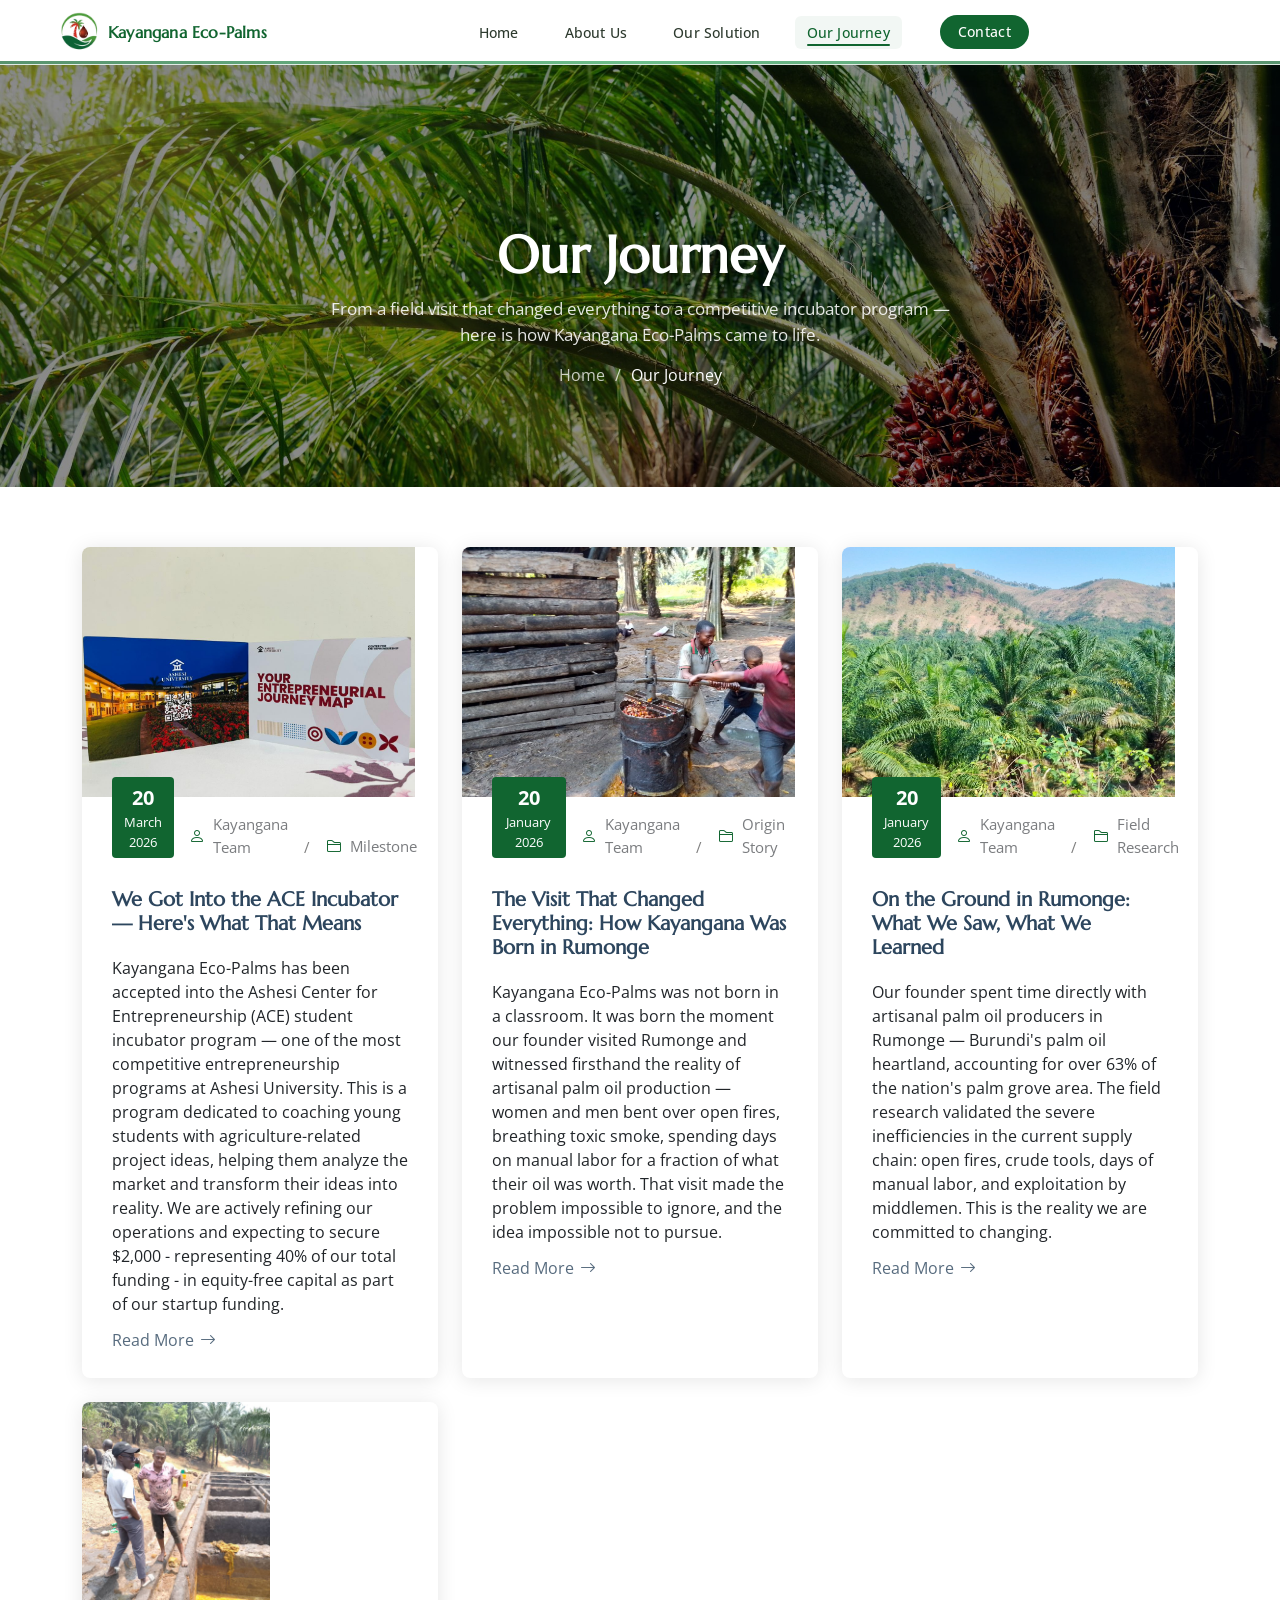
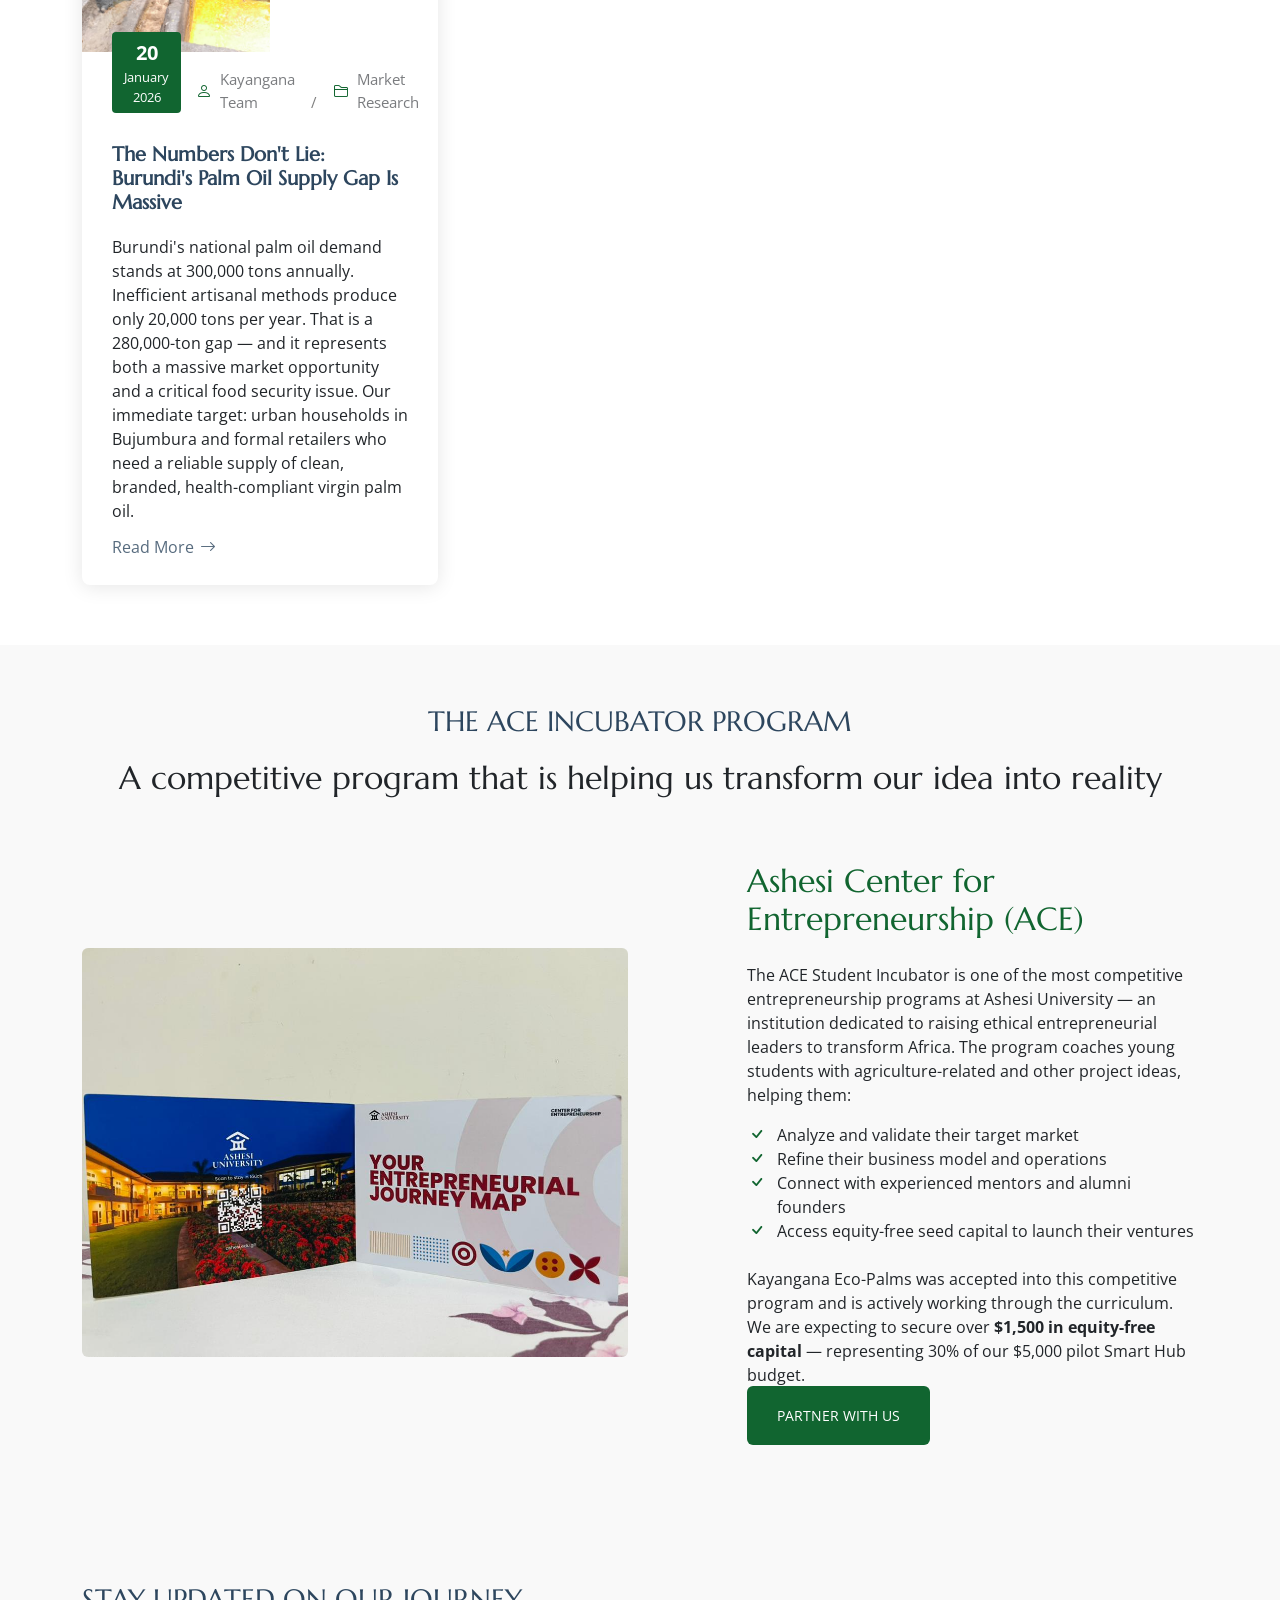
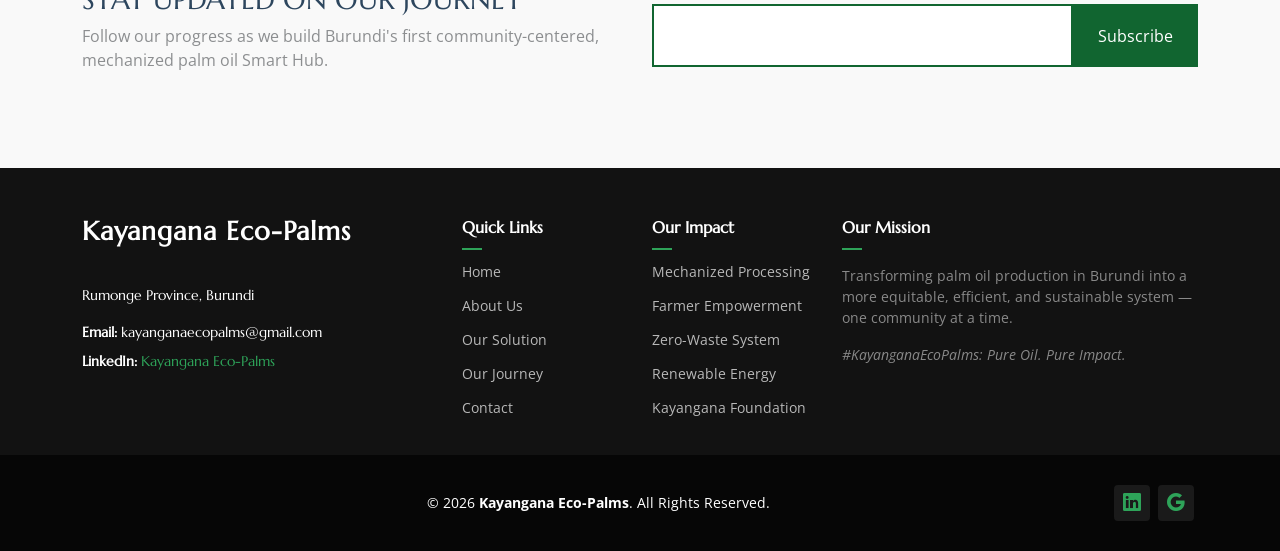
<file: blog.html>
<!DOCTYPE html>
<html lang="en">

<head>
  <meta charset="utf-8">
  <meta content="width=device-width, initial-scale=1.0" name="viewport">
  <title>Our Journey - Kayangana Eco-Palms</title>
  <meta name="description" content="Follow Kayangana Eco-Palms' journey — from field research in Rumonge to the ACE Incubator at Ashesi University.">
  <meta name="keywords" content="Kayangana, incubator, Ashesi, ACE, field research, Burundi, palm oil journey">

  <link href="ProposedSolution_Pictures/logo.png" rel="icon">
  <link href="assets/img/apple-touch-icon.png" rel="apple-touch-icon">
  <link href="https://fonts.googleapis.com" rel="preconnect">
  <link href="https://fonts.gstatic.com" rel="preconnect" crossorigin>
  <link href="https://fonts.googleapis.com/css2?family=Open+Sans:ital,wght@0,300;0,400;0,500;0,600;0,700;0,800;1,300;1,400;1,500;1,600;1,700;1,800&family=Marcellus:wght@400&display=swap" rel="stylesheet">
  <link href="assets/vendor/bootstrap/css/bootstrap.min.css" rel="stylesheet">
  <link href="assets/vendor/bootstrap-icons/bootstrap-icons.css" rel="stylesheet">
  <link href="assets/vendor/aos/aos.css" rel="stylesheet">
  <link href="assets/vendor/swiper/swiper-bundle.min.css" rel="stylesheet">
  <link href="assets/vendor/glightbox/css/glightbox.min.css" rel="stylesheet">
  <link href="assets/css/main.css" rel="stylesheet">
  <link href="assets/css/kayangana.css" rel="stylesheet">
</head>

<body class="blog-page">

  <header id="header" class="header fixed-top d-flex align-items-center">
    <div class="container-fluid container-xl d-flex align-items-center justify-content-between">
      <a href="index.html" class="kep-logo">
        <img src="ProposedSolution_Pictures/logo.png" class="kep-logo-icon" alt="Kayangana Eco-Palms logo">
        <span class="brand-name">Kayangana Eco-Palms</span>
      </a>
      <nav id="navmenu" class="navmenu">
        <ul>
          <li><a href="index.html">Home</a></li>
          <li><a href="about.html">About Us</a></li>
          <li><a href="services.html">Our Solution</a></li>
          <li><a href="blog.html" class="active">Our Journey</a></li>
          <li><a href="contact.html">Contact</a></li>
        </ul>
        <i class="mobile-nav-toggle d-xl-none bi bi-list"></i>
      </nav>
    </div>
  </header>

  <main class="main">

    <!-- Page Title -->
    <div class="page-title dark-background" data-aos="fade" style="background-image: url('Field%20Research%20Photos/Palm-oil-plantation-scaled.jpg');">
      <div class="container position-relative">
        <h1>Our Journey</h1>
        <p>From a field visit that changed everything to a competitive incubator program — here is how Kayangana Eco-Palms came to life.</p>
        <nav class="breadcrumbs">
          <ol>
            <li><a href="index.html">Home</a></li>
            <li class="current">Our Journey</li>
          </ol>
        </nav>
      </div>
    </div>

    <!-- Blog Posts Section -->
    <section id="blog-posts-2" class="blog-posts-2 section">
      <div class="container">
        <div class="row gy-4">

          <!-- Post 1: ACE Incubator Acceptance -->
          <div class="col-lg-4">
            <article class="position-relative h-100">
              <div class="post-img position-relative overflow-hidden">
                <img src="Incubator_Program_Pictures/WhatsApp Image 2026-03-20 at 11.33.58 AM.jpeg" class="img-fluid" alt="ACE Incubator Program at Ashesi University" style="height:250px;object-fit:cover;">
              </div>
              <div class="meta d-flex align-items-end">
                <span class="post-date"><span>20</span>March 2026</span>
                <div class="d-flex align-items-center">
                  <i class="bi bi-person"></i> <span class="ps-2">Kayangana Team</span>
                </div>
                <span class="px-3 text-black-50">/</span>
                <div class="d-flex align-items-center">
                  <i class="bi bi-folder2"></i> <span class="ps-2">Milestone</span>
                </div>
              </div>
              <div class="post-content d-flex flex-column">
                <h3 class="post-title">We Got Into the ACE Incubator — Here's What That Means</h3>
                <p>Kayangana Eco-Palms has been accepted into the Ashesi Center for Entrepreneurship (ACE) student incubator program — one of the most competitive entrepreneurship programs at Ashesi University. This is a program dedicated to coaching young students with agriculture-related project ideas, helping them analyze the market and transform their ideas into reality. We are actively refining our operations and expecting to secure $2,000 - representing 40% of our total funding - in equity-free capital as part of our startup funding.</p>
                <a href="#incubator-detail" class="readmore stretched-link"><span>Read More</span><i class="bi bi-arrow-right"></i></a>
              </div>
            </article>
          </div>

          <!-- Post 2: The Field Visit That Started It All -->
          <div class="col-lg-4">
            <article class="position-relative h-100">
              <div class="post-img position-relative overflow-hidden">
                <img src="Field Research Photos/Field Research Photos/WhatsApp Image 2026-01-20 at 12.49.21 PMm.jpeg" class="img-fluid" alt="Founder's field visit to Rumonge" style="height:250px;object-fit:cover;">
              </div>
              <div class="meta d-flex align-items-end">
                <span class="post-date"><span>20</span>January 2026</span>
                <div class="d-flex align-items-center">
                  <i class="bi bi-person"></i> <span class="ps-2">Kayangana Team</span>
                </div>
                <span class="px-3 text-black-50">/</span>
                <div class="d-flex align-items-center">
                  <i class="bi bi-folder2"></i> <span class="ps-2">Origin Story</span>
                </div>
              </div>
              <div class="post-content d-flex flex-column">
                <h3 class="post-title">The Visit That Changed Everything: How Kayangana Was Born in Rumonge</h3>
                <p>Kayangana Eco-Palms was not born in a classroom. It was born the moment our founder visited Rumonge and witnessed firsthand the reality of artisanal palm oil production — women and men bent over open fires, breathing toxic smoke, spending days on manual labor for a fraction of what their oil was worth. That visit made the problem impossible to ignore, and the idea impossible not to pursue.</p>
                <a href="#field-research" class="readmore stretched-link"><span>Read More</span><i class="bi bi-arrow-right"></i></a>
              </div>
            </article>
          </div>

          <!-- Post 3: On the Ground in Rumonge -->
          <div class="col-lg-4">
            <article class="position-relative h-100">
              <div class="post-img position-relative overflow-hidden">
                <img src="Field Research Photos/Field Research Photos/WhatsApp Image 2026-01-20 at 12.49.22 PMmm.jpeg" class="img-fluid" alt="Market research findings" style="height:250px;object-fit:cover;">
              </div>
              <div class="meta d-flex align-items-end">
                <span class="post-date"><span>20</span>January 2026</span>
                <div class="d-flex align-items-center">
                  <i class="bi bi-person"></i> <span class="ps-2">Kayangana Team</span>
                </div>
                <span class="px-3 text-black-50">/</span>
                <div class="d-flex align-items-center">
                  <i class="bi bi-folder2"></i> <span class="ps-2">Field Research</span>
                </div>
              </div>
              <div class="post-content d-flex flex-column">
                <h3 class="post-title">On the Ground in Rumonge: What We Saw, What We Learned</h3>
                <p>Our founder spent time directly with artisanal palm oil producers in Rumonge — Burundi's palm oil heartland, accounting for over 63% of the nation's palm grove area. The field research validated the severe inefficiencies in the current supply chain: open fires, crude tools, days of manual labor, and exploitation by middlemen. This is the reality we are committed to changing.</p>
                <a href="#field-research" class="readmore stretched-link"><span>Read More</span><i class="bi bi-arrow-right"></i></a>
              </div>
            </article>
          </div>

          <!-- Post 4: The Numbers -->
          <div class="col-lg-4">
            <article class="position-relative h-100">
              <div class="post-img position-relative overflow-hidden">
                <img src="Field Research Photos/Field Research Photos/WhatsApp Image 2026-01-20 at 12.50.49 PMttt.jpeg" class="img-fluid" alt="Community vision" style="height:250px;object-fit:cover;">
              </div>
              <div class="meta d-flex align-items-end">
                <span class="post-date"><span>20</span>January 2026</span>
                <div class="d-flex align-items-center">
                  <i class="bi bi-person"></i> <span class="ps-2">Kayangana Team</span>
                </div>
                <span class="px-3 text-black-50">/</span>
                <div class="d-flex align-items-center">
                  <i class="bi bi-folder2"></i> <span class="ps-2">Market Research</span>
                </div>
              </div>
              <div class="post-content d-flex flex-column">
                <h3 class="post-title">The Numbers Don't Lie: Burundi's Palm Oil Supply Gap Is Massive</h3>
                <p>Burundi's national palm oil demand stands at 300,000 tons annually. Inefficient artisanal methods produce only 20,000 tons per year. That is a 280,000-ton gap — and it represents both a massive market opportunity and a critical food security issue. Our immediate target: urban households in Bujumbura and formal retailers who need a reliable supply of clean, branded, health-compliant virgin palm oil.</p>
                <a href="#market-research" class="readmore stretched-link"><span>Read More</span><i class="bi bi-arrow-right"></i></a>
              </div>
            </article>
          </div>

        </div>
      </div>
    </section>

    <!-- Incubator Detail Section -->
    <section id="incubator-detail" class="about-3 section light-background">
      <div class="container">
        <div class="container section-title" data-aos="fade-up">
          <h2>THE ACE INCUBATOR PROGRAM</h2>
          <p>A competitive program that is helping us transform our idea into reality</p>
        </div>
        <div class="row gy-4 justify-content-between align-items-center">
          <div class="col-lg-6" data-aos="zoom-out">
            <img src="Incubator_Program_Pictures/WhatsApp Image 2026-03-20 at 11.33.58 AM.jpeg" alt="ACE Incubator session at Ashesi University" class="img-fluid rounded">
          </div>
          <div class="col-lg-5" data-aos="fade-up" data-aos-delay="100">
            <h2 class="content-title mb-4">Ashesi Center for Entrepreneurship (ACE)</h2>
            <p class="mb-3">
              The ACE Student Incubator is one of the most competitive entrepreneurship programs at Ashesi University — an institution dedicated to raising ethical entrepreneurial leaders to transform Africa. The program coaches young students with agriculture-related and other project ideas, helping them:
            </p>
            <ul class="list-unstyled list-check mb-4">
              <li>Analyze and validate their target market</li>
              <li>Refine their business model and operations</li>
              <li>Connect with experienced mentors and alumni founders</li>
              <li>Access equity-free seed capital to launch their ventures</li>
            </ul>
            <p class="mb-3">
              Kayangana Eco-Palms was accepted into this competitive program and is actively working through the curriculum. We are expecting to secure over <strong>$1,500 in equity-free capital</strong> — representing 30% of our $5,000 pilot Smart Hub budget.
            </p>
            <p><a href="contact.html" class="btn-cta">Partner With Us</a></p>
          </div>
        </div>
      </div>
    </section>

    <!-- Call To Action -->
    <section id="call-to-action" class="call-to-action section light-background">
      <div class="content">
        <div class="container">
          <div class="row align-items-center">
            <div class="col-lg-6">
              <h3>Stay Updated on Our Journey</h3>
              <p class="opacity-50">Follow our progress as we build Burundi's first community-centered, mechanized palm oil Smart Hub.</p>
            </div>
            <div class="col-lg-6">
              <form action="forms/newsletter.php" class="form-subscribe php-email-form">
                <div class="form-group d-flex align-items-stretch">
                  <input type="email" name="email" class="form-control h-100" placeholder="Enter your e-mail">
                  <input type="submit" class="btn btn-secondary px-4" value="Subscribe">
                </div>
                <div class="loading">Loading</div>
                <div class="error-message"></div>
                <div class="sent-message">Your subscription request has been sent. Thank you!</div>
              </form>
            </div>
          </div>
        </div>
      </div>
    </section>

  </main>

  <footer id="footer" class="footer dark-background">
    <div class="footer-top">
      <div class="container">
        <div class="row gy-4">
          <div class="col-lg-4 col-md-6 footer-about">
            <a href="index.html" class="logo d-flex align-items-center">
              <span class="sitename">Kayangana Eco-Palms</span>
            </a>
            <div class="footer-contact pt-3">
              <p>Rumonge Province, Burundi</p>
              <p class="mt-3"><strong>Email:</strong> <span>kayanganaecopalms@gmail.com</span></p>
              <p class="mt-2"><strong>LinkedIn:</strong> <a href="https://www.linkedin.com/company/kayangana-eco-palms" target="_blank" rel="noopener noreferrer">Kayangana Eco-Palms</a></p>
            </div>
          </div>
          <div class="col-lg-2 col-md-3 footer-links">
            <h4>Quick Links</h4>
            <ul>
              <li><a href="index.html">Home</a></li>
              <li><a href="about.html">About Us</a></li>
              <li><a href="services.html">Our Solution</a></li>
              <li><a href="blog.html">Our Journey</a></li>
              <li><a href="contact.html">Contact</a></li>
            </ul>
          </div>
          <div class="col-lg-2 col-md-3 footer-links">
            <h4>Our Impact</h4>
            <ul>
              <li><a href="services.html">Mechanized Processing</a></li>
              <li><a href="services.html">Farmer Empowerment</a></li>
              <li><a href="services.html">Zero-Waste System</a></li>
              <li><a href="services.html">Renewable Energy</a></li>
              <li><a href="about.html">Kayangana Foundation</a></li>
            </ul>
          </div>
          <div class="col-lg-4 col-md-6 footer-links">
            <h4>Our Mission</h4>
            <p class="text-white-50">Transforming palm oil production in Burundi into a more equitable, efficient, and sustainable system — one community at a time.</p>
            <p class="mt-2 text-white-50"><em>#KayanganaEcoPalms: Pure Oil. Pure Impact.</em></p>
          </div>
        </div>
      </div>
    </div>
    <div class="copyright">
      <div class="container d-flex align-items-center justify-content-between">
        <div class="flex-grow-1 text-center">© 2026 <strong><span>Kayangana Eco-Palms</span></strong>. All Rights Reserved.</div>
        <div class="social-links">
          <a href="https://www.linkedin.com/company/kayangana-eco-palms" target="_blank" rel="noopener noreferrer"><i class="bi bi-linkedin"></i></a>
          <a href="mailto:kayanganaecopalms@gmail.com"><i class="bi bi-google"></i></a>
        </div>
      </div>
    </div>
  </footer>

  <a href="#" id="scroll-top" class="scroll-top d-flex align-items-center justify-content-center"><i class="bi bi-arrow-up-short"></i></a>
  <div id="preloader"></div>

  <script src="assets/vendor/bootstrap/js/bootstrap.bundle.min.js"></script>
  <script src="assets/vendor/php-email-form/validate.js"></script>
  <script src="assets/vendor/aos/aos.js"></script>
  <script src="assets/vendor/swiper/swiper-bundle.min.js"></script>
  <script src="assets/vendor/glightbox/js/glightbox.min.js"></script>
  <script src="assets/js/main.js"></script>

</body>
</html>
</file>
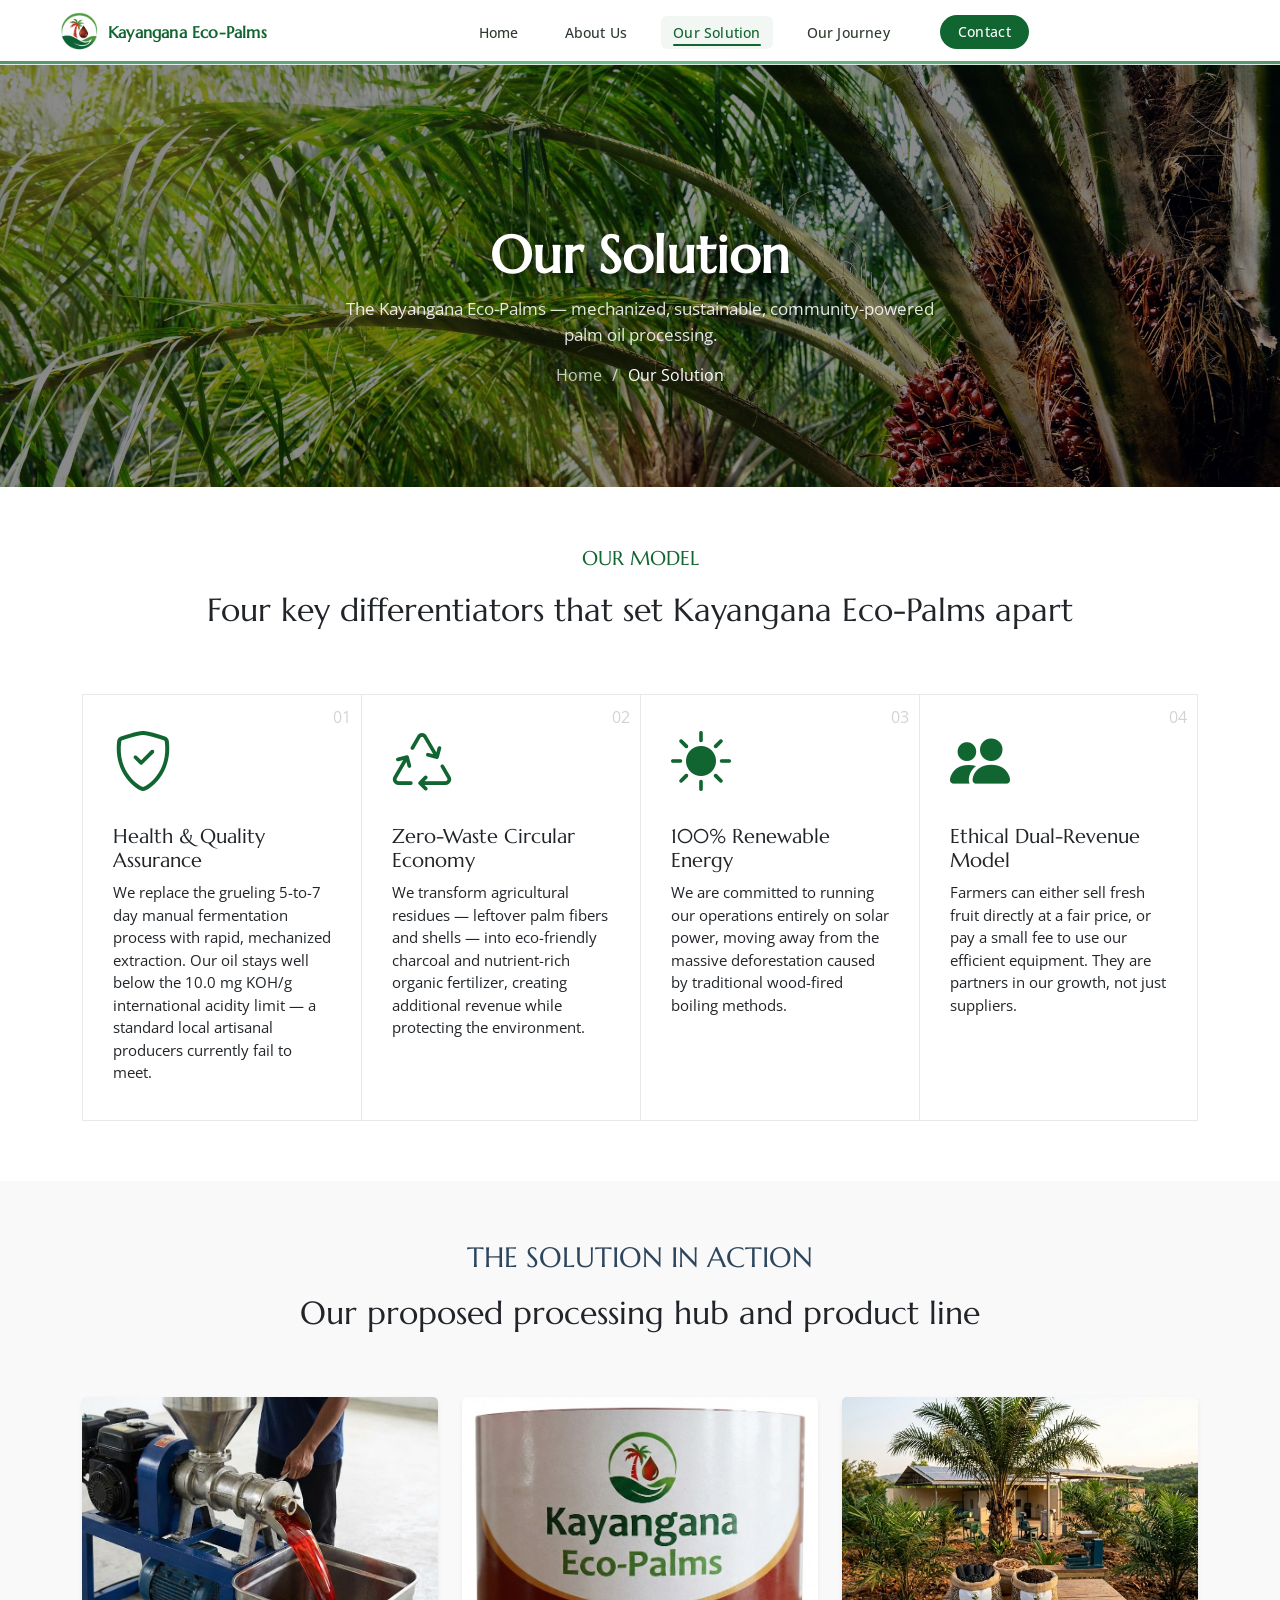
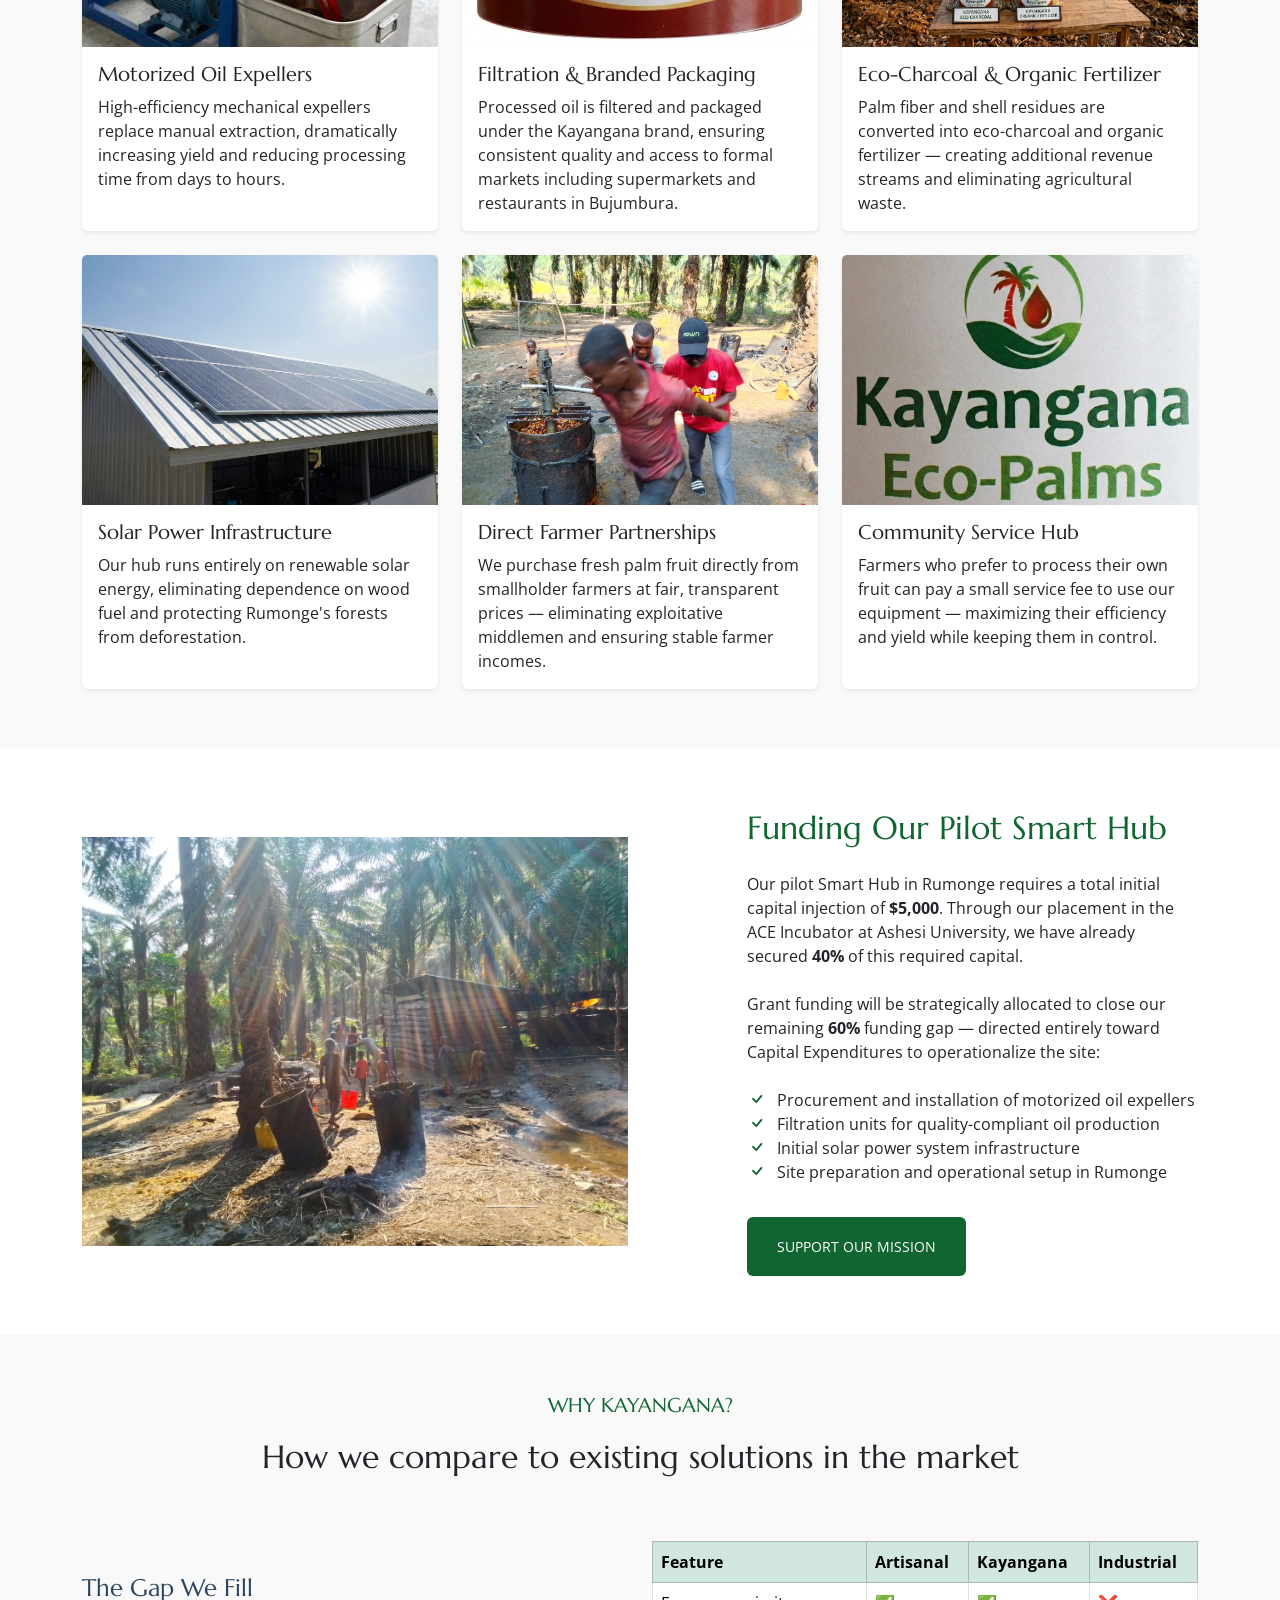
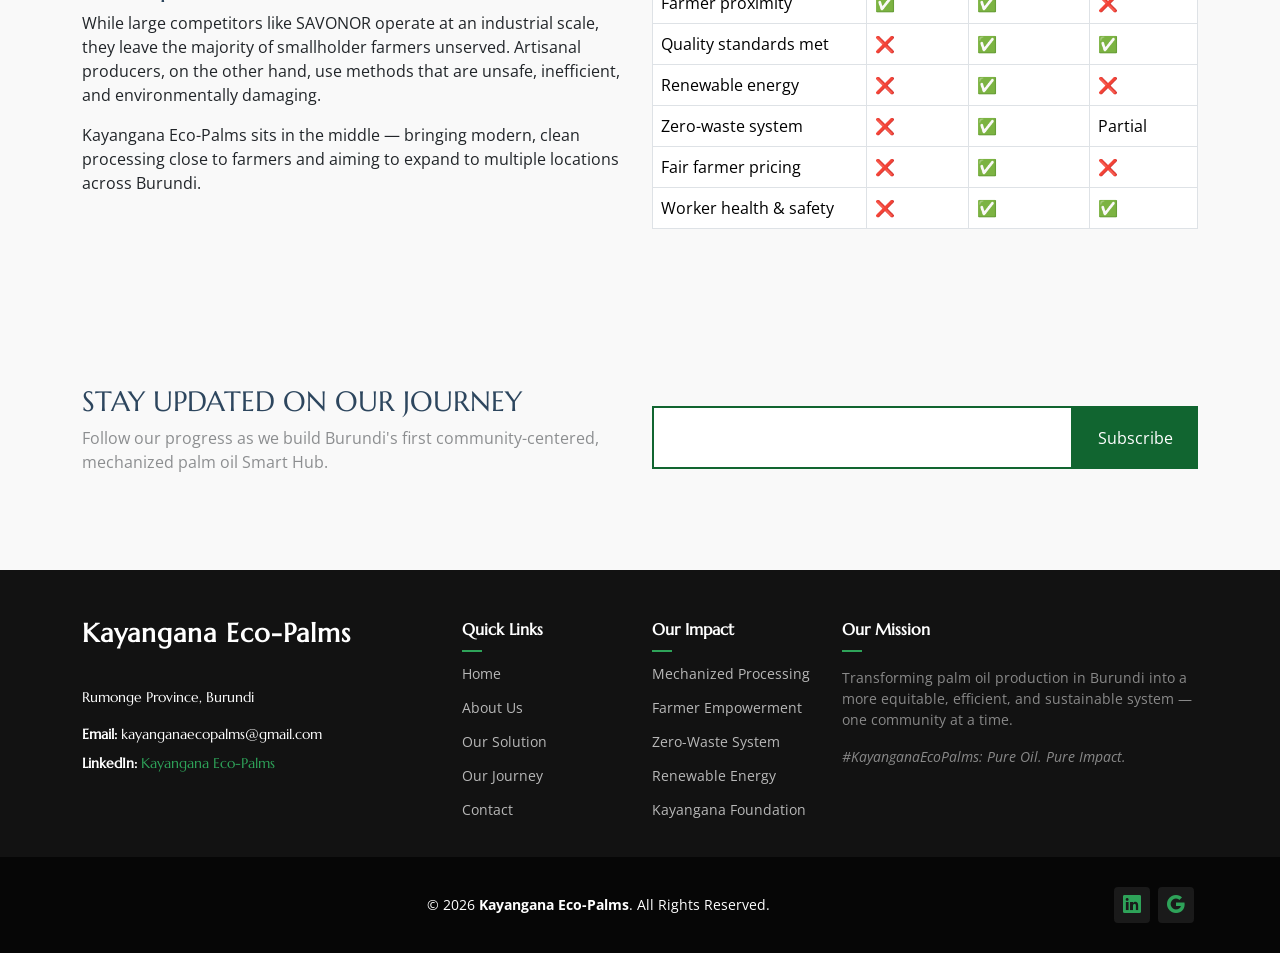
<file: services.html>
<!DOCTYPE html>
<html lang="en">

<head>
  <meta charset="utf-8">
  <meta content="width=device-width, initial-scale=1.0" name="viewport">
  <title>Our Solution - Kayangana Eco-Palms</title>
  <meta name="description" content="Kayangana Eco-Palms' proposed Smart Hub solution for sustainable palm oil processing in Rumonge, Burundi.">
  <meta name="keywords" content="palm oil processing, mechanized, sustainable, Burundi, Rumonge, smart hub">

  <link href="ProposedSolution_Pictures/logo.png" rel="icon">
  <link href="assets/img/apple-touch-icon.png" rel="apple-touch-icon">
  <link href="https://fonts.googleapis.com" rel="preconnect">
  <link href="https://fonts.gstatic.com" rel="preconnect" crossorigin>
  <link href="https://fonts.googleapis.com/css2?family=Open+Sans:ital,wght@0,300;0,400;0,500;0,600;0,700;0,800;1,300;1,400;1,500;1,600;1,700;1,800&family=Marcellus:wght@400&display=swap" rel="stylesheet">
  <link href="assets/vendor/bootstrap/css/bootstrap.min.css" rel="stylesheet">
  <link href="assets/vendor/bootstrap-icons/bootstrap-icons.css" rel="stylesheet">
  <link href="assets/vendor/aos/aos.css" rel="stylesheet">
  <link href="assets/vendor/swiper/swiper-bundle.min.css" rel="stylesheet">
  <link href="assets/vendor/glightbox/css/glightbox.min.css" rel="stylesheet">
  <link href="assets/css/main.css" rel="stylesheet">
  <link href="assets/css/kayangana.css" rel="stylesheet">
</head>

<body class="services-page">

  <header id="header" class="header fixed-top d-flex align-items-center">
    <div class="container-fluid container-xl d-flex align-items-center justify-content-between">
      <a href="index.html" class="kep-logo">
        <img src="ProposedSolution_Pictures/logo.png" class="kep-logo-icon" alt="Kayangana Eco-Palms logo">
        <span class="brand-name">Kayangana Eco-Palms</span>
      </a>
      <nav id="navmenu" class="navmenu">
        <ul>
          <li><a href="index.html">Home</a></li>
          <li><a href="about.html">About Us</a></li>
          <li><a href="services.html" class="active">Our Solution</a></li>
          <li><a href="blog.html">Our Journey</a></li>
          <li><a href="contact.html">Contact</a></li>
        </ul>
        <i class="mobile-nav-toggle d-xl-none bi bi-list"></i>
      </nav>
    </div>
  </header>

  <main class="main">

    <!-- Page Title -->
    <div class="page-title dark-background" data-aos="fade" style="background-image: url('Field%20Research%20Photos/Palm-oil-plantation-scaled.jpg');">
      <div class="container position-relative">
        <h1>Our Solution</h1>
        <p>The Kayangana Eco-Palms — mechanized, sustainable, community-powered palm oil processing.</p>
        <nav class="breadcrumbs">
          <ol>
            <li><a href="index.html">Home</a></li>
            <li class="current">Our Solution</li>
          </ol>
        </nav>
      </div>
    </div>

    <!-- Solution Overview -->
    <section id="services" class="services section">
      <div class="container section-title" data-aos="fade-up">
        <h2>OUR MODEL</h2>
        <p>Four key differentiators that set Kayangana Eco-Palms apart</p>
      </div>
      <div class="content">
        <div class="container">
          <div class="row g-0">

            <div class="col-lg-3 col-md-6 d-flex">
              <div class="service-item h-100 w-100">
                <span class="number">01</span>
                <div class="service-item-icon">
                  <i class="bi bi-shield-check" style="font-size:60px;"></i>
                </div>
                <div class="service-item-content">
                  <h3 class="service-heading">Health &amp; Quality Assurance</h3>
                  <p>We replace the grueling 5-to-7 day manual fermentation process with rapid, mechanized extraction. Our oil stays well below the 10.0 mg KOH/g international acidity limit — a standard local artisanal producers currently fail to meet.</p>
                </div>
              </div>
            </div>

            <div class="col-lg-3 col-md-6 d-flex">
              <div class="service-item h-100 w-100">
                <span class="number">02</span>
                <div class="service-item-icon">
                  <i class="bi bi-recycle" style="font-size:60px;"></i>
                </div>
                <div class="service-item-content">
                  <h3 class="service-heading">Zero-Waste Circular Economy</h3>
                  <p>We transform agricultural residues — leftover palm fibers and shells — into eco-friendly charcoal and nutrient-rich organic fertilizer, creating additional revenue while protecting the environment.</p>
                </div>
              </div>
            </div>

            <div class="col-lg-3 col-md-6 d-flex">
              <div class="service-item h-100 w-100">
                <span class="number">03</span>
                <div class="service-item-icon">
                  <i class="bi bi-sun-fill" style="font-size:60px;"></i>
                </div>
                <div class="service-item-content">
                  <h3 class="service-heading">100% Renewable Energy</h3>
                  <p>We are committed to running our operations entirely on solar power, moving away from the massive deforestation caused by traditional wood-fired boiling methods.</p>
                </div>
              </div>
            </div>

            <div class="col-lg-3 col-md-6 d-flex">
              <div class="service-item h-100 w-100">
                <span class="number">04</span>
                <div class="service-item-icon">
                  <i class="bi bi-people-fill" style="font-size:60px;"></i>
                </div>
                <div class="service-item-content">
                  <h3 class="service-heading">Ethical Dual-Revenue Model</h3>
                  <p>Farmers can either sell fresh fruit directly at a fair price, or pay a small fee to use our efficient equipment. They are partners in our growth, not just suppliers.</p>
                </div>
              </div>
            </div>

          </div>
        </div>
      </div>
    </section>

    <!-- Solution in Pictures -->
    <section id="solution-gallery" class="section light-background">
      <div class="container section-title" data-aos="fade-up">
        <h2>THE SOLUTION IN ACTION</h2>
        <p>Our proposed processing hub and product line</p>
      </div>
      <div class="container" data-aos="fade-up">
        <div class="row gy-4">
          <!-- Card 1: Motorized Oil Expellers → actual expeller machine photo -->
          <div class="col-lg-4 col-md-6">
            <div class="card h-100 border-0 shadow-sm">
              <img src="ProposedSolution_Pictures/WhatsApp Image 2026-01-27 at 1.43.05 AM.jpeg" class="card-img-top" alt="Motorized oil expeller machine" style="height:250px;object-fit:cover;">
              <div class="card-body">
                <h5 class="card-title">Motorized Oil Expellers</h5>
                <p class="card-text">High-efficiency mechanical expellers replace manual extraction, dramatically increasing yield and reducing processing time from days to hours.</p>
              </div>
            </div>
          </div>
          <!-- Card 2: Filtration & Branded Packaging → branded bottle photo -->
          <div class="col-lg-4 col-md-6">
            <div class="card h-100 border-0 shadow-sm">
              <img src="ProposedSolution_Pictures/WhatsApp Image 2026-01-27 at 1.43.32 AM.jpeg" class="card-img-top" alt="Kayangana branded palm oil packaging" style="height:250px;object-fit:cover;">
              <div class="card-body">
                <h5 class="card-title">Filtration &amp; Branded Packaging</h5>
                <p class="card-text">Processed oil is filtered and packaged under the Kayangana brand, ensuring consistent quality and access to formal markets including supermarkets and restaurants in Bujumbura.</p>
              </div>
            </div>
          </div>
          <!-- Card 3: Eco-Charcoal & Fertilizer → byproduct/waste conversion photo -->
          <div class="col-lg-4 col-md-6">
            <div class="card h-100 border-0 shadow-sm">
              <img src="ProposedSolution_Pictures/byproduct1.jpg" class="card-img-top" alt="Eco-charcoal and organic fertilizer from palm residues" style="height:250px;object-fit:cover;">
              <div class="card-body">
                <h5 class="card-title">Eco-Charcoal &amp; Organic Fertilizer</h5>
                <p class="card-text">Palm fiber and shell residues are converted into eco-charcoal and organic fertilizer — creating additional revenue streams and eliminating agricultural waste.</p>
              </div>
            </div>
          </div>
          <!-- Card 4: Solar Power → solar panel / infrastructure photo -->
          <div class="col-lg-4 col-md-6">
            <div class="card h-100 border-0 shadow-sm">
              <img src="ProposedSolution_Pictures/WhatsApp Image 2026-01-27 at 1.43.04 AM.jpeg" class="card-img-top" alt="Solar power infrastructure for the Smart Hub" style="height:250px;object-fit:cover;">
              <div class="card-body">
                <h5 class="card-title">Solar Power Infrastructure</h5>
                <p class="card-text">Our hub runs entirely on renewable solar energy, eliminating dependence on wood fuel and protecting Rumonge's forests from deforestation.</p>
              </div>
            </div>
          </div>
          <!-- Card 5: Direct Farmer Partnerships → palm plantation / farmers photo -->
          <div class="col-lg-4 col-md-6">
            <div class="card h-100 border-0 shadow-sm">
              <img src="Field Research Photos/Field Research Photos/WhatsApp Image 2026-01-20 at 12.49.21 PM.jpeg" class="card-img-top" alt="Smallholder farmers in Rumonge palm plantation" style="height:250px;object-fit:cover;">
              <div class="card-body">
                <h5 class="card-title">Direct Farmer Partnerships</h5>
                <p class="card-text">We purchase fresh palm fruit directly from smallholder farmers at fair, transparent prices — eliminating exploitative middlemen and ensuring stable farmer incomes.</p>
              </div>
            </div>
          </div>
          <!-- Card 6: Community Service Hub → Kayangana logo / brand identity photo -->
          <div class="col-lg-4 col-md-6">
            <div class="card h-100 border-0 shadow-sm">
              <img src="ProposedSolution_Pictures/WhatsApp Image 2026-01-27 at 1.43.20 AM.jpeg" class="card-img-top" alt="Kayangana community service hub model" style="height:250px;object-fit:cover;">
              <div class="card-body">
                <h5 class="card-title">Community Service Hub</h5>
                <p class="card-text">Farmers who prefer to process their own fruit can pay a small service fee to use our equipment — maximizing their efficiency and yield while keeping them in control.</p>
              </div>
            </div>
          </div>
        </div>
      </div>
    </section>

    <!-- Funding & Capital Section -->
    <section id="funding" class="about-3 section">
      <div class="container">
        <div class="row gy-4 justify-content-between align-items-center">
          <div class="col-lg-6" data-aos="zoom-out">
            <img src="Field Research Photos/Field Research Photos/WhatsApp Image 2026-01-20 at 12.49.20 PM.jpeg" alt="Palm plantation in Rumonge, Burundi" class="img-fluid">
          </div>
          <div class="col-lg-5" data-aos="fade-up" data-aos-delay="100">
            <h2 class="content-title mb-4">Funding Our Pilot Smart Hub</h2>
            <p class="mb-4">
              Our pilot Smart Hub in Rumonge requires a total initial capital injection of <strong>$5,000</strong>. Through our placement in the ACE Incubator at Ashesi University, we have already secured <strong> 40% </strong> of this required capital.
            </p>
            <p class="mb-4">
              Grant funding will be strategically allocated to close our remaining <strong> 60% </strong>funding gap — directed entirely toward Capital Expenditures to operationalize the site:
            </p>
            <ul class="list-unstyled list-check">
              <li>Procurement and installation of motorized oil expellers</li>
              <li>Filtration units for quality-compliant oil production</li>
              <li>Initial solar power system infrastructure</li>
              <li>Site preparation and operational setup in Rumonge</li>
            </ul>
            <p><a href="contact.html" class="btn-cta">Support Our Mission</a></p>
          </div>
        </div>
      </div>
    </section>

    <!-- Competitive Advantage -->
    <section id="competitive" class="services section light-background">
      <div class="container section-title" data-aos="fade-up">
        <h2>WHY KAYANGANA?</h2>
        <p>How we compare to existing solutions in the market</p>
      </div>
      <div class="container" data-aos="fade-up">
        <div class="row gy-4 align-items-center">
          <div class="col-lg-6">
            <h4>The Gap We Fill</h4>
            <p>While large competitors like SAVONOR operate at an industrial scale, they leave the majority of smallholder farmers unserved. Artisanal producers, on the other hand, use methods that are unsafe, inefficient, and environmentally damaging.</p>
            <p>Kayangana Eco-Palms sits in the middle — bringing modern, clean processing close to farmers and aiming to expand to multiple locations across Burundi.</p>
          </div>
          <div class="col-lg-6">
            <div class="table-responsive">
              <table class="table table-bordered">
                <thead class="table-success">
                  <tr>
                    <th>Feature</th>
                    <th>Artisanal</th>
                    <th>Kayangana</th>
                    <th>Industrial</th>
                  </tr>
                </thead>
                <tbody>
                  <tr><td>Farmer proximity</td><td>✅</td><td>✅</td><td>❌</td></tr>
                  <tr><td>Quality standards met</td><td>❌</td><td>✅</td><td>✅</td></tr>
                  <tr><td>Renewable energy</td><td>❌</td><td>✅</td><td>❌</td></tr>
                  <tr><td>Zero-waste system</td><td>❌</td><td>✅</td><td>Partial</td></tr>
                  <tr><td>Fair farmer pricing</td><td>❌</td><td>✅</td><td>❌</td></tr>
                  <tr><td>Worker health &amp; safety</td><td>❌</td><td>✅</td><td>✅</td></tr>
                </tbody>
              </table>
            </div>
          </div>
        </div>
      </div>
    </section>

    <!-- Call To Action -->
    <section id="call-to-action" class="call-to-action section light-background">
      <div class="content">
        <div class="container">
          <div class="row align-items-center">
            <div class="col-lg-6">
              <h3>Stay Updated on Our Journey</h3>
              <p class="opacity-50">Follow our progress as we build Burundi's first community-centered, mechanized palm oil Smart Hub.</p>
            </div>
            <div class="col-lg-6">
              <form action="forms/newsletter.php" class="form-subscribe php-email-form">
                <div class="form-group d-flex align-items-stretch">
                  <input type="email" name="email" class="form-control h-100" placeholder="Enter your e-mail">
                  <input type="submit" class="btn btn-secondary px-4" value="Subscribe">
                </div>
                <div class="loading">Loading</div>
                <div class="error-message"></div>
                <div class="sent-message">Your subscription request has been sent. Thank you!</div>
              </form>
            </div>
          </div>
        </div>
      </div>
    </section>

  </main>

  <footer id="footer" class="footer dark-background">
    <div class="footer-top">
      <div class="container">
        <div class="row gy-4">
          <div class="col-lg-4 col-md-6 footer-about">
            <a href="index.html" class="logo d-flex align-items-center">
              <span class="sitename">Kayangana Eco-Palms</span>
            </a>
            <div class="footer-contact pt-3">
              <p>Rumonge Province, Burundi</p>
              <p class="mt-3"><strong>Email:</strong> <span>kayanganaecopalms@gmail.com</span></p>
              <p class="mt-2"><strong>LinkedIn:</strong> <a href="https://www.linkedin.com/company/kayangana-eco-palms" target="_blank" rel="noopener noreferrer">Kayangana Eco-Palms</a></p>
            </div>
          </div>
          <div class="col-lg-2 col-md-3 footer-links">
            <h4>Quick Links</h4>
            <ul>
              <li><a href="index.html">Home</a></li>
              <li><a href="about.html">About Us</a></li>
              <li><a href="services.html">Our Solution</a></li>
              <li><a href="blog.html">Our Journey</a></li>
              <li><a href="contact.html">Contact</a></li>
            </ul>
          </div>
          <div class="col-lg-2 col-md-3 footer-links">
            <h4>Our Impact</h4>
            <ul>
              <li><a href="services.html">Mechanized Processing</a></li>
              <li><a href="services.html">Farmer Empowerment</a></li>
              <li><a href="services.html">Zero-Waste System</a></li>
              <li><a href="services.html">Renewable Energy</a></li>
              <li><a href="about.html">Kayangana Foundation</a></li>
            </ul>
          </div>
          <div class="col-lg-4 col-md-6 footer-links">
            <h4>Our Mission</h4>
            <p class="text-white-50">Transforming palm oil production in Burundi into a more equitable, efficient, and sustainable system — one community at a time.</p>
            <p class="mt-2 text-white-50"><em>#KayanganaEcoPalms: Pure Oil. Pure Impact.</em></p>
          </div>
        </div>
      </div>
    </div>
    <div class="copyright">
      <div class="container d-flex align-items-center justify-content-between">
        <div class="flex-grow-1 text-center">© 2026 <strong><span>Kayangana Eco-Palms</span></strong>. All Rights Reserved.</div>
        <div class="social-links">
          <a href="https://www.linkedin.com/company/kayangana-eco-palms" target="_blank" rel="noopener noreferrer"><i class="bi bi-linkedin"></i></a>
          <a href="mailto:kayanganaecopalms@gmail.com"><i class="bi bi-google"></i></a>
        </div>
      </div>
    </div>
  </footer>

  <a href="#" id="scroll-top" class="scroll-top d-flex align-items-center justify-content-center"><i class="bi bi-arrow-up-short"></i></a>
  <div id="preloader"></div>

  <script src="assets/vendor/bootstrap/js/bootstrap.bundle.min.js"></script>
  <script src="assets/vendor/php-email-form/validate.js"></script>
  <script src="assets/vendor/aos/aos.js"></script>
  <script src="assets/vendor/swiper/swiper-bundle.min.js"></script>
  <script src="assets/vendor/glightbox/js/glightbox.min.js"></script>
  <script src="assets/js/main.js"></script>

</body>
</html>
</file>
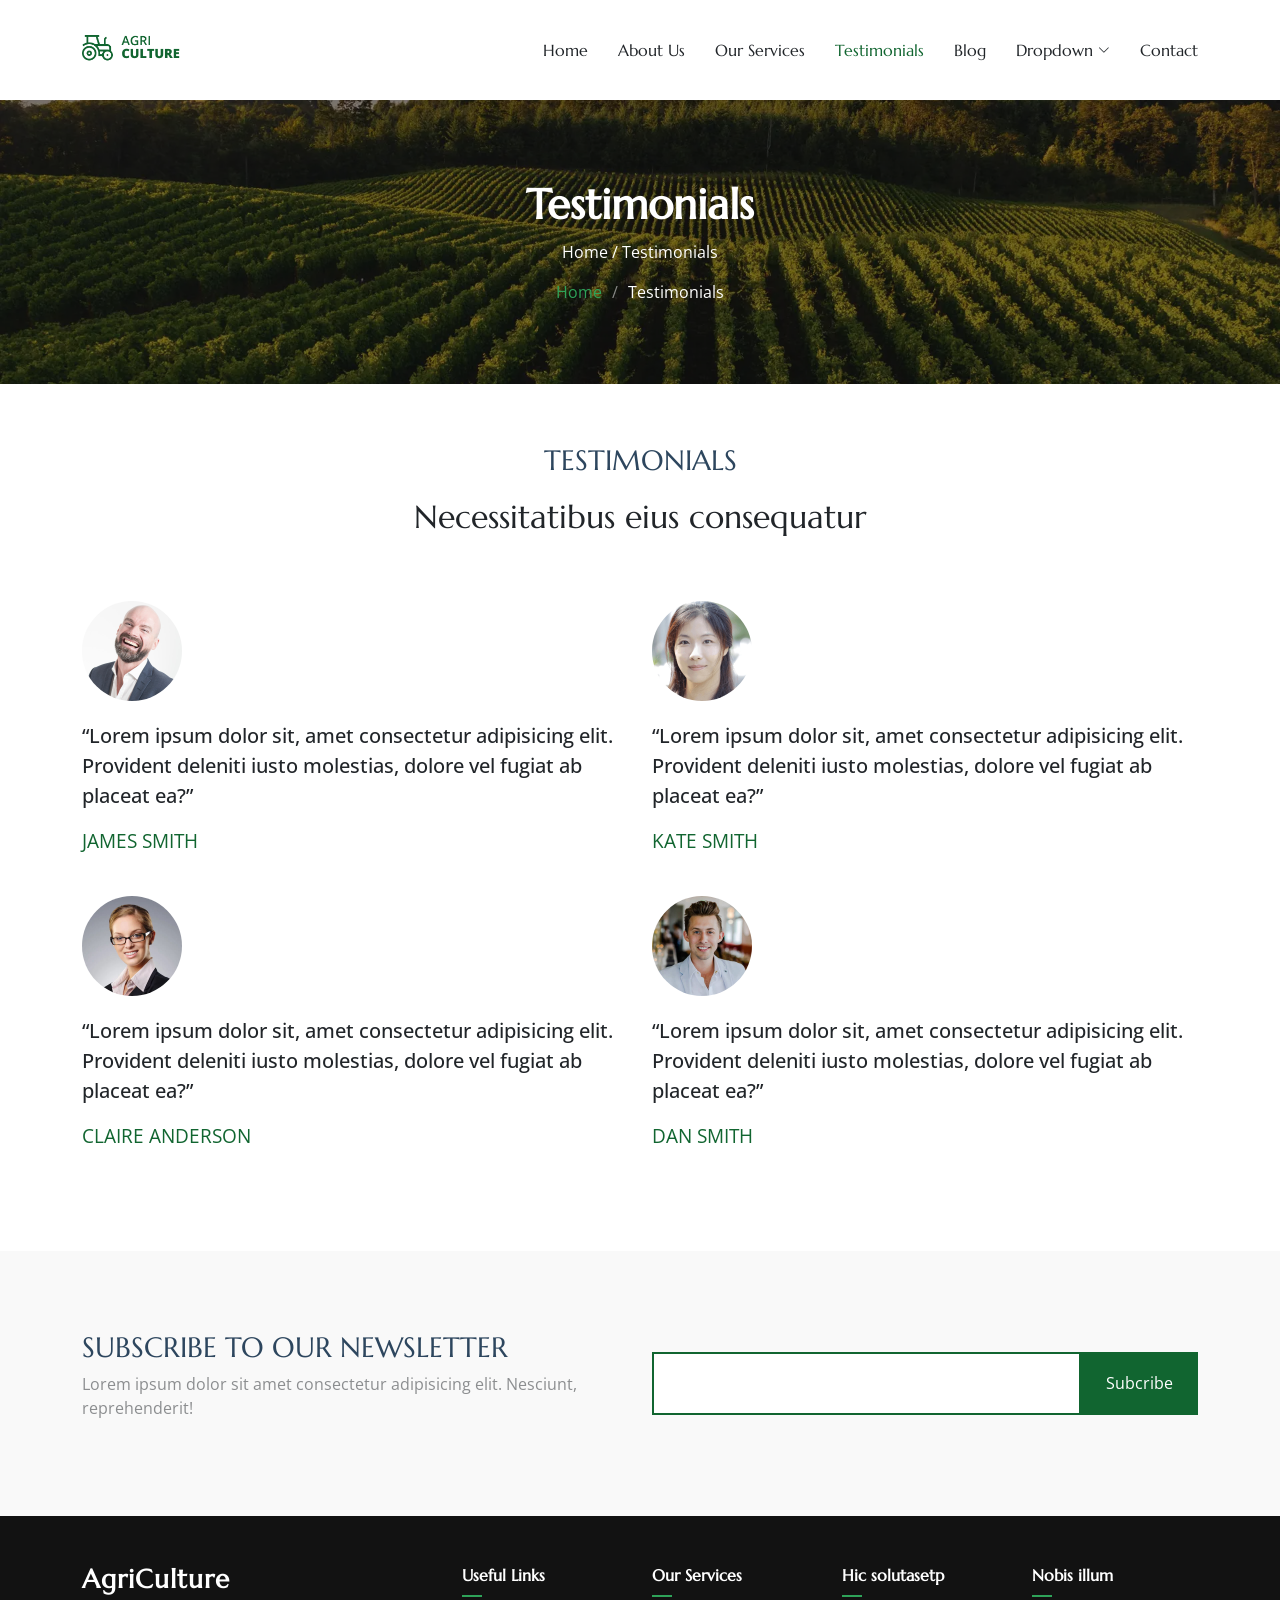
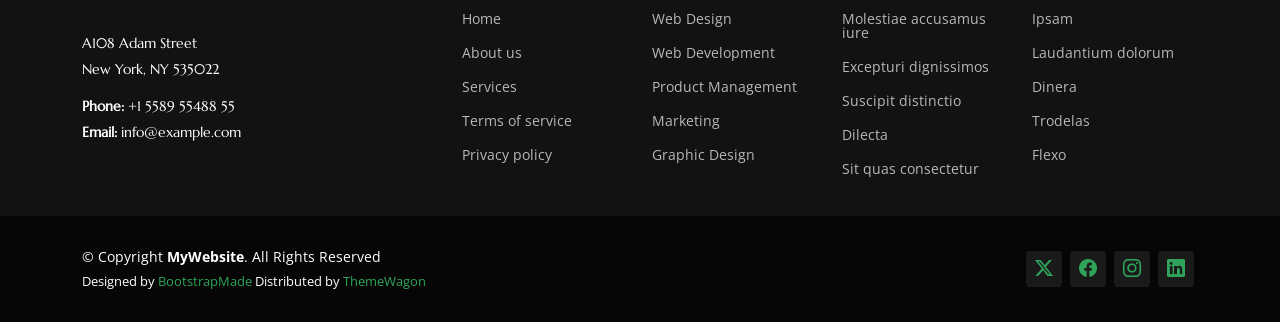
<file: testimonials.html>
<!DOCTYPE html>
<html lang="en">

<head>
  <meta charset="utf-8">
  <meta content="width=device-width, initial-scale=1.0" name="viewport">
  <title>Testimonials - Kayangana Eco-Palms</title>
  <meta name="description" content="What people are saying about Kayangana Eco-Palms and our mission to transform palm oil production in Burundi.">
  <meta name="keywords" content="Kayangana, testimonials, reviews, Burundi, palm oil, community impact">

  <!-- Favicons -->
  <link href="assets/img/favicon.png" rel="icon">
  <link href="assets/img/apple-touch-icon.png" rel="apple-touch-icon">

  <!-- Fonts -->
  <link href="https://fonts.googleapis.com" rel="preconnect">
  <link href="https://fonts.gstatic.com" rel="preconnect" crossorigin>
  <link href="https://fonts.googleapis.com/css2?family=Open+Sans:ital,wght@0,300;0,400;0,500;0,600;0,700;0,800;1,300;1,400;1,500;1,600;1,700;1,800&family=Marcellus:wght@400&display=swap" rel="stylesheet">

  <!-- Vendor CSS Files -->
  <link href="assets/vendor/bootstrap/css/bootstrap.min.css" rel="stylesheet">
  <link href="assets/vendor/bootstrap-icons/bootstrap-icons.css" rel="stylesheet">
  <link href="assets/vendor/aos/aos.css" rel="stylesheet">
  <link href="assets/vendor/swiper/swiper-bundle.min.css" rel="stylesheet">
  <link href="assets/vendor/glightbox/css/glightbox.min.css" rel="stylesheet">

  <!-- Main CSS File -->
  <link href="assets/css/main.css" rel="stylesheet">

  <!-- =======================================================
  * Template Name: AgriCulture
  * Template URL: https://bootstrapmade.com/agriculture-bootstrap-website-template/
  * Updated: Aug 07 2024 with Bootstrap v5.3.3
  * Author: BootstrapMade.com
  * License: https://bootstrapmade.com/license/
  ======================================================== -->
</head>

<body class="testimonials-page">

  <header id="header" class="header d-flex align-items-center position-relative">
    <div class="container-fluid container-xl position-relative d-flex align-items-center justify-content-between">

      <a href="index.html" class="logo d-flex align-items-center">
        <!-- Uncomment the line below if you also wish to use an image logo -->
        <img src="assets/img/logo.png" alt="AgriCulture">
        <!-- <h1 class="sitename">AgriCulture</h1>  -->
      </a>

      <nav id="navmenu" class="navmenu">
        <ul>
          <li><a href="index.html">Home</a></li>
          <li><a href="about.html">About Us</a></li>
          <li><a href="services.html">Our Services</a></li>
          <li><a href="testimonials.html" class="active">Testimonials</a></li>
          <li><a href="blog.html">Blog</a></li>
          <li class="dropdown"><a href="#"><span>Dropdown</span> <i class="bi bi-chevron-down toggle-dropdown"></i></a>
            <ul>
              <li><a href="#">Dropdown 1</a></li>
              <li class="dropdown"><a href="#"><span>Deep Dropdown</span> <i class="bi bi-chevron-down toggle-dropdown"></i></a>
                <ul>
                  <li><a href="#">Deep Dropdown 1</a></li>
                  <li><a href="#">Deep Dropdown 2</a></li>
                  <li><a href="#">Deep Dropdown 3</a></li>
                  <li><a href="#">Deep Dropdown 4</a></li>
                  <li><a href="#">Deep Dropdown 5</a></li>
                </ul>
              </li>
              <li><a href="#">Dropdown 2</a></li>
              <li><a href="#">Dropdown 3</a></li>
              <li><a href="#">Dropdown 4</a></li>
            </ul>
          </li>
          <li><a href="contact.html">Contact</a></li>
        </ul>
        <i class="mobile-nav-toggle d-xl-none bi bi-list"></i>
      </nav>

    </div>
  </header>

  <main class="main">

    <!-- Page Title -->
    <div class="page-title dark-background" data-aos="fade" style="background-image: url(assets/img/page-title-bg.webp);">
      <div class="container position-relative">
        <h1>Testimonials</h1>
        <p>
          Home
          /
          Testimonials
        </p>
        <nav class="breadcrumbs">
          <ol>
            <li><a href="index.html">Home</a></li>
            <li class="current">Testimonials</li>
          </ol>
        </nav>
      </div>
    </div><!-- End Page Title -->

    <!-- Testimonials Section -->
    <section class="testimonials-12 testimonials section" id="testimonials">
      <!-- Section Title -->
      <div class="container section-title" data-aos="fade-up">
        <h2>TESTIMONIALS</h2>
        <p>Necessitatibus eius consequatur</p>
      </div><!-- End Section Title -->

      <div class="testimonial-wrap">
        <div class="container">
          <div class="row">
            <div class="col-md-6 mb-4 mb-md-4">
              <div class="testimonial">
                <img src="assets/img/testimonials/testimonials-1.jpg" alt="Testimonial author">
                <blockquote>
                  <p>
                    “Lorem ipsum dolor sit, amet consectetur adipisicing
                    elit. Provident deleniti iusto molestias, dolore vel fugiat
                    ab placeat ea?”
                  </p>
                </blockquote>
                <p class="client-name">James Smith</p>
              </div>
            </div>
            <div class="col-md-6 mb-4 mb-md-4">
              <div class="testimonial">
                <img src="assets/img/testimonials/testimonials-2.jpg" alt="Testimonial author">
                <blockquote>
                  <p>
                    “Lorem ipsum dolor sit, amet consectetur adipisicing
                    elit. Provident deleniti iusto molestias, dolore vel fugiat
                    ab placeat ea?”
                  </p>
                </blockquote>
                <p class="client-name">Kate Smith</p>
              </div>
            </div>
            <div class="col-md-6 mb-4 mb-md-4">
              <div class="testimonial">
                <img src="assets/img/testimonials/testimonials-3.jpg" alt="Testimonial author">
                <blockquote>
                  <p>
                    “Lorem ipsum dolor sit, amet consectetur adipisicing
                    elit. Provident deleniti iusto molestias, dolore vel fugiat
                    ab placeat ea?”
                  </p>
                </blockquote>
                <p class="client-name">Claire Anderson</p>
              </div>
            </div>
            <div class="col-md-6 mb-4 mb-md-4">
              <div class="testimonial">
                <img src="assets/img/testimonials/testimonials-4.jpg" alt="Testimonial author">
                <blockquote>
                  <p>
                    “Lorem ipsum dolor sit, amet consectetur adipisicing
                    elit. Provident deleniti iusto molestias, dolore vel fugiat
                    ab placeat ea?”
                  </p>
                </blockquote>
                <p class="client-name">Dan Smith</p>
              </div>
            </div>
          </div>
        </div>
      </div>
    </section><!-- /Testimonials Section -->

    <!-- Call To Action Section -->
    <section id="call-to-action" class="call-to-action section light-background">

      <div class="content">
        <div class="container">
          <div class="row align-items-center">
            <div class="col-lg-6">
              <h3>Subscribe To Our Newsletter</h3>
              <p class="opacity-50">
                Lorem ipsum dolor sit amet consectetur adipisicing elit.
                Nesciunt, reprehenderit!
              </p>
            </div>
            <div class="col-lg-6">
              <form action="forms/newsletter.php" class="form-subscribe php-email-form">
                <div class="form-group d-flex align-items-stretch">
                  <input type="email" name="email" class="form-control h-100" placeholder="Enter your e-mail">
                  <input type="submit" class="btn btn-secondary px-4" value="Subcribe">
                </div>
                <div class="loading">Loading</div>
                <div class="error-message"></div>
                <div class="sent-message">
                  Your subscription request has been sent. Thank you!
                </div>
              </form>
            </div>
          </div>
        </div>
      </div>
    </section><!-- /Call To Action Section -->

  </main>

  <footer id="footer" class="footer dark-background">

    <div class="footer-top">
      <div class="container">
        <div class="row gy-4">
          <div class="col-lg-4 col-md-6 footer-about">
            <a href="index.html" class="logo d-flex align-items-center">
              <span class="sitename">AgriCulture</span>
            </a>
            <div class="footer-contact pt-3">
              <p>A108 Adam Street</p>
              <p>New York, NY 535022</p>
              <p class="mt-3"><strong>Phone:</strong> <span>+1 5589 55488 55</span></p>
              <p><strong>Email:</strong> <span>info@example.com</span></p>
            </div>
          </div>

          <div class="col-lg-2 col-md-3 footer-links">
            <h4>Useful Links</h4>
            <ul>
              <li><a href="#">Home</a></li>
              <li><a href="#">About us</a></li>
              <li><a href="#">Services</a></li>
              <li><a href="#">Terms of service</a></li>
              <li><a href="#">Privacy policy</a></li>
            </ul>
          </div>

          <div class="col-lg-2 col-md-3 footer-links">
            <h4>Our Services</h4>
            <ul>
              <li><a href="#">Web Design</a></li>
              <li><a href="#">Web Development</a></li>
              <li><a href="#">Product Management</a></li>
              <li><a href="#">Marketing</a></li>
              <li><a href="#">Graphic Design</a></li>
            </ul>
          </div>

          <div class="col-lg-2 col-md-3 footer-links">
            <h4>Hic solutasetp</h4>
            <ul>
              <li><a href="#">Molestiae accusamus iure</a></li>
              <li><a href="#">Excepturi dignissimos</a></li>
              <li><a href="#">Suscipit distinctio</a></li>
              <li><a href="#">Dilecta</a></li>
              <li><a href="#">Sit quas consectetur</a></li>
            </ul>
          </div>

          <div class="col-lg-2 col-md-3 footer-links">
            <h4>Nobis illum</h4>
            <ul>
              <li><a href="#">Ipsam</a></li>
              <li><a href="#">Laudantium dolorum</a></li>
              <li><a href="#">Dinera</a></li>
              <li><a href="#">Trodelas</a></li>
              <li><a href="#">Flexo</a></li>
            </ul>
          </div>

        </div>
      </div>
    </div>

    <div class="copyright text-center">
      <div class="container d-flex flex-column flex-lg-row justify-content-center justify-content-lg-between align-items-center">

        <div class="d-flex flex-column align-items-center align-items-lg-start">
          <div>
            © Copyright <strong><span>MyWebsite</span></strong>. All Rights Reserved
          </div>
          <div class="credits">
            <!-- All the links in the footer should remain intact. -->
            <!-- You can delete the links only if you purchased the pro version. -->
            <!-- Licensing information: https://bootstrapmade.com/license/ -->
            <!-- Purchase the pro version with working PHP/AJAX contact form: https://bootstrapmade.com/herobiz-bootstrap-business-template/ -->
            Designed by <a href="https://bootstrapmade.com/">BootstrapMade</a> Distributed by <a href="https://themewagon.com">ThemeWagon</a>
          </div>
        </div>

        <div class="social-links order-first order-lg-last mb-3 mb-lg-0">
          <a href=""><i class="bi bi-twitter-x"></i></a>
          <a href=""><i class="bi bi-facebook"></i></a>
          <a href=""><i class="bi bi-instagram"></i></a>
          <a href=""><i class="bi bi-linkedin"></i></a>
        </div>

      </div>
    </div>

  </footer>

  <!-- Scroll Top -->
  <a href="#" id="scroll-top" class="scroll-top d-flex align-items-center justify-content-center"><i class="bi bi-arrow-up-short"></i></a>

  <!-- Preloader -->
  <div id="preloader"></div>

  <!-- Vendor JS Files -->
  <script src="assets/vendor/bootstrap/js/bootstrap.bundle.min.js"></script>
  <script src="assets/vendor/php-email-form/validate.js"></script>
  <script src="assets/vendor/aos/aos.js"></script>
  <script src="assets/vendor/swiper/swiper-bundle.min.js"></script>
  <script src="assets/vendor/glightbox/js/glightbox.min.js"></script>

  <!-- Main JS File -->
  <script src="assets/js/main.js"></script>

</body>

</html>
</file>
<file: assets/css/kayangana.css>
/*--------------------------------------------------------------
# Kayangana Eco-Palms — Custom Header & Brand Styles
--------------------------------------------------------------*/

/* ── Sticky header that never disappears ── */
.header {
  position: fixed !important;
  top: 0 !important;
  left: 0;
  right: 0;
  width: 100%;
  z-index: 500;
  padding: 0 !important;
  background: rgba(255, 255, 255, 0.97) !important;
  backdrop-filter: blur(12px);
  -webkit-backdrop-filter: blur(12px);
  border-bottom: 1px solid rgba(17, 101, 48, 0.12);
  box-shadow: 0 2px 24px rgba(17, 101, 48, 0.08);
  transition: box-shadow 0.3s ease, background 0.3s ease;
}

.scrolled .header {
  box-shadow: 0 4px 32px rgba(17, 101, 48, 0.15) !important;
}

/* Push page content below fixed header */
body {
  padding-top: 64px;
}

/* ── Header inner layout — logo left, nav after with margin ── */
.header .container-fluid {
  max-width: 1280px;
  margin: 0 auto;
  padding: 0 60px;
  height: 64px;
  display: flex !important;
  align-items: center !important;
  justify-content: flex-start !important;
  gap: 0;
}

/* ── Logo ── */
.kep-logo {
  display: flex;
  align-items: center;
  gap: 8px;
  text-decoration: none;
  flex-shrink: 0;
}

.kep-logo-icon {
  height: 40px;
  width: 40px;
  flex-shrink: 0;
  object-fit: cover;
  object-position: center 10%;
  mix-blend-mode: multiply;
  border-radius: 50%;
  overflow: hidden;
}

.kep-logo .brand-name {
  font-family: "Marcellus", serif;
  font-size: 16px;
  font-weight: 700;
  color: #116530;
  letter-spacing: 0.2px;
  white-space: nowrap;
}

/* ── Navigation ── */
@media (min-width: 1200px) {
  .header .navmenu {
    margin-left: 200px;
    flex: 1;
  }

  .navmenu ul {
    gap: 2px;
    align-items: center;
    justify-content: flex-start;
    display: flex;
    width: 100%;
  }

  .navmenu ul li:not(:last-child) {
    margin-right: 20px;
  }

  .navmenu ul li:last-child {
    margin-left: 10px;
  }

  .navmenu a,
  .navmenu a:focus {
    font-family: "Open Sans", sans-serif;
    font-size: 14px;
    font-weight: 500;
    letter-spacing: 0.2px;
    text-transform: none;
    color: #2d3a2e;
    padding: 6px 12px;
    border-radius: 6px;
    transition: all 0.2s ease;
    position: relative;
  }

  .navmenu a::after {
    content: '';
    position: absolute;
    bottom: 3px;
    left: 12px;
    right: 12px;
    height: 2px;
    background: #116530;
    border-radius: 2px;
    transform: scaleX(0);
    transition: transform 0.2s ease;
  }

  .navmenu li:hover > a::after,
  .navmenu .active::after {
    transform: scaleX(1);
  }

  .navmenu li:hover > a,
  .navmenu .active,
  .navmenu .active:focus {
    color: #116530 !important;
    background: rgba(17, 101, 48, 0.05);
  }

  /* CTA-style last nav item */
  .navmenu li:last-child a {
    background: #116530;
    color: #fff !important;
    padding: 7px 18px;
    border-radius: 20px;
    font-size: 13.5px;
    letter-spacing: 0.3px;
    margin-left: 6px;
  }

  .navmenu li:last-child a::after {
    display: none;
  }

  .navmenu li:last-child a:hover {
    background: #0d4f25 !important;
    color: #fff !important;
  }
}

/* ── Mobile nav toggle ── */
.mobile-nav-toggle {
  color: #116530 !important;
  font-size: 26px;
  margin-left: auto;
  z-index: 9998;
  position: relative;
}

/* ── Mobile nav menu styling ── */
@media (max-width: 1199px) {
  .header .container-fluid {
    justify-content: space-between !important;
  }

  .kep-logo .brand-name {
    font-size: 14px;
  }

  .kep-logo-icon {
    height: 36px;
    width: 36px;
  }

  body.mobile-nav-active .navmenu,
  body.mobile-nav-active .navmenu * {
    box-sizing: border-box !important;
  }

  body.mobile-nav-active .navmenu {
    display: block !important;
    position: fixed !important;
    top: 64px !important;
    left: 0 !important;
    right: 0 !important;
    bottom: 0 !important;
    width: 100vw !important;
    height: calc(100vh - 64px) !important;
    z-index: 9000 !important;
    background: #ffffff !important;
    overflow-y: auto !important;
    padding: 0 !important;
    margin: 0 !important;
  }

  /* Keep header visible on top */
  body.mobile-nav-active .header {
    z-index: 9001 !important;
  }

  body.mobile-nav-active .navmenu > ul {
    display: block !important;
    position: relative !important;
    top: auto !important;
    left: auto !important;
    right: auto !important;
    bottom: auto !important;
    inset: auto !important;
    width: 100% !important;
    min-height: calc(100vh - 64px) !important;
    background: #ffffff !important;
    padding: 0 !important;
    margin: 0 !important;
    box-shadow: none !important;
    border-radius: 0 !important;
    overflow: visible !important;
    z-index: auto !important;
  }

  body.mobile-nav-active .navmenu > ul > li {
    display: block !important;
    border-bottom: 1px solid #eee !important;
    margin: 0 !important;
    padding: 0 !important;
  }

  body.mobile-nav-active .navmenu > ul > li > a {
    display: block !important;
    width: 100% !important;
    padding: 20px 28px !important;
    font-size: 18px !important;
    font-weight: 500 !important;
    color: #2d3a2e !important;
    background: transparent !important;
    border-radius: 0 !important;
    text-transform: none !important;
    letter-spacing: 0 !important;
    white-space: normal !important;
  }

  body.mobile-nav-active .navmenu > ul > li:last-child > a {
    color: #116530 !important;
    font-weight: 600 !important;
    background: transparent !important;
    border-radius: 0 !important;
    margin: 0 !important;
    padding: 20px 28px !important;
  }

  body.mobile-nav-active .mobile-nav-toggle {
    position: fixed !important;
    top: 16px !important;
    right: 16px !important;
    z-index: 9001 !important;
    color: #116530 !important;
    font-size: 30px !important;
  }
}
.hero.section {
  margin-top: 0;
}

/* ── Page title banner — consistent tall size across all pages ── */
.page-title {
  padding: 160px 0 100px !important;
  background-size: cover !important;
  background-position: center center !important;
  background-attachment: fixed !important;
  min-height: 420px;
}

.page-title:before {
  background-color: rgba(0, 0, 0, 0.45) !important;
}

.page-title h1 {
  font-size: 52px !important;
  font-weight: 700 !important;
  color: #fff !important;
  text-shadow: 0 2px 12px rgba(0,0,0,0.4);
}

.page-title p {
  color: rgba(255,255,255,0.88) !important;
  font-size: 17px !important;
  max-width: 620px;
  margin: 0 auto 16px;
}

.page-title .breadcrumbs ol li,
.page-title .breadcrumbs ol li a,
.page-title .breadcrumbs ol li::before {
  color: rgba(255,255,255,0.75) !important;
}

.page-title .breadcrumbs .current {
  color: #fff !important;
}

/* ── Hero welcome badge ── */
.hero-welcome {
  display: inline-block;
  background: rgba(255, 255, 255, 0.15);
  border: 1px solid rgba(255, 255, 255, 0.5);
  color: #fff;
  font-family: "Open Sans", sans-serif;
  font-size: 13px;
  font-weight: 600;
  letter-spacing: 2.5px;
  text-transform: uppercase;
  padding: 7px 20px;
  border-radius: 30px;
  margin-bottom: 18px;
  backdrop-filter: blur(4px);
}

/* ── Page title offset fix ── */
.page-title {
  margin-top: 0;
}

/* ── Accent green stripe under header on scroll ── */
.header::after {
  content: '';
  position: absolute;
  bottom: 0;
  left: 0;
  right: 0;
  height: 3px;
  background: linear-gradient(90deg, #116530 0%, #2ea359 50%, #116530 100%);
  opacity: 0.7;
}

/* ── Ensure hero carousel images cover properly with fixed header ── */
.hero .carousel-item img {
  object-fit: cover;
  min-height: 100vh;
}

/* ── Team Section — circular photo style ── */
.kep-team-photo {
  width: 130px;
  height: 130px;
  border-radius: 50%;
  object-fit: cover;
  object-position: center top;
  margin-bottom: 16px;
  border: 3px solid rgba(17, 101, 48, 0.15);
}

.kep-team-name {
  font-size: 12px;
  font-weight: 700;
  letter-spacing: 1px;
  color: #2d3a2e;
  margin-bottom: 4px;
  text-transform: uppercase;
}

.kep-team-title {
  font-size: 13px;
  color: #116530;
  margin-bottom: 0;
}

.kep-team-linkedin {
  display: inline-flex;
  align-items: center;
  justify-content: center;
  width: 32px;
  height: 32px;
  border-radius: 50%;
  background: rgba(17, 101, 48, 0.08);
  color: #116530;
  font-size: 15px;
  margin-top: 8px;
  transition: background 0.2s ease, color 0.2s ease;
}

.kep-team-linkedin:hover {
  background: #116530;
  color: #fff;
}
</file>
<file: assets/css/main.css>
/**
* Template Name: AgriCulture
* Template URL: https://bootstrapmade.com/agriculture-bootstrap-website-template/
* Updated: Aug 07 2024 with Bootstrap v5.3.3
* Author: BootstrapMade.com
* License: https://bootstrapmade.com/license/
*/

/*--------------------------------------------------------------
# Font & Color Variables
# Help: https://bootstrapmade.com/color-system/
--------------------------------------------------------------*/
/* Fonts */
:root {
  --default-font: "Open Sans",  system-ui, -apple-system, "Segoe UI", Roboto, "Helvetica Neue", Arial, "Noto Sans", "Liberation Sans", sans-serif, "Apple Color Emoji", "Segoe UI Emoji", "Segoe UI Symbol", "Noto Color Emoji";
  --heading-font: "Marcellus",  sans-serif;
  --nav-font: "Marcellus",  sans-serif;
}

/* Global Colors - The following color variables are used throughout the website. Updating them here will change the color scheme of the entire website */
:root { 
  --background-color: #ffffff; /* Background color for the entire website, including individual sections */
  --default-color: #212529; /* Default color used for the majority of the text content across the entire website */
  --heading-color: #2d465e; /* Color for headings, subheadings and title throughout the website */
  --accent-color: #116530; /* Accent color that represents your brand on the website. It's used for buttons, links, and other elements that need to stand out */
  --surface-color: #ffffff; /* The surface color is used as a background of boxed elements within sections, such as cards, icon boxes, or other elements that require a visual separation from the global background. */
  --contrast-color: #ffffff; /* Contrast color for text, ensuring readability against backgrounds of accent, heading, or default colors. */
}

/* Nav Menu Colors - The following color variables are used specifically for the navigation menu. They are separate from the global colors to allow for more customization options */
:root {
  --nav-color: #212529;  /* The default color of the main navmenu links */
  --nav-hover-color: #116530; /* Applied to main navmenu links when they are hovered over or active */
  --nav-mobile-background-color: #ffffff; /* Used as the background color for mobile navigation menu */
  --nav-dropdown-background-color: #ffffff; /* Used as the background color for dropdown items that appear when hovering over primary navigation items */
  --nav-dropdown-color: #212529; /* Used for navigation links of the dropdown items in the navigation menu. */
  --nav-dropdown-hover-color: #116530; /* Similar to --nav-hover-color, this color is applied to dropdown navigation links when they are hovered over. */
}

/* Color Presets - These classes override global colors when applied to any section or element, providing reuse of the sam color scheme. */

.light-background {
  --background-color: #f9f9f9;
  --surface-color: #ffffff;
}

.dark-background {
  --background-color: #060606;
  --default-color: #ffffff;
  --heading-color: #ffffff;
  --accent-color: #2ea359;
  --surface-color: #252525;
  --contrast-color: #ffffff;
}

/* Smooth scroll */
:root {
  scroll-behavior: smooth;
}

/*--------------------------------------------------------------
# General Styling & Shared Classes
--------------------------------------------------------------*/
body {
  color: var(--default-color);
  background-color: var(--background-color);
  font-family: var(--default-font);
}

a {
  color: var(--accent-color);
  text-decoration: none;
  transition: 0.3s;
}

a:hover {
  color: color-mix(in srgb, var(--accent-color), transparent 25%);
  text-decoration: none;
}

h1,
h2,
h3,
h4,
h5,
h6 {
  color: var(--heading-color);
  font-family: var(--heading-font);
}

/* PHP Email Form Messages
------------------------------*/
.php-email-form .error-message {
  display: none;
  background: #df1529;
  color: #ffffff;
  text-align: left;
  padding: 15px;
  margin-bottom: 24px;
  font-weight: 600;
}

.php-email-form .sent-message {
  display: none;
  color: #ffffff;
  background: #059652;
  text-align: center;
  padding: 15px;
  margin-bottom: 24px;
  font-weight: 600;
}

.php-email-form .loading {
  display: none;
  background: var(--surface-color);
  text-align: center;
  padding: 15px;
  margin-bottom: 24px;
}

.php-email-form .loading:before {
  content: "";
  display: inline-block;
  border-radius: 50%;
  width: 24px;
  height: 24px;
  margin: 0 10px -6px 0;
  border: 3px solid var(--accent-color);
  border-top-color: var(--surface-color);
  animation: php-email-form-loading 1s linear infinite;
}

@keyframes php-email-form-loading {
  0% {
    transform: rotate(0deg);
  }

  100% {
    transform: rotate(360deg);
  }
}

/* Pulsating Play Button
------------------------------*/
.pulsating-play-btn {
  width: 94px;
  height: 94px;
  background: radial-gradient(var(--accent-color) 50%, color-mix(in srgb, var(--accent-color), transparent 75%) 52%);
  border-radius: 50%;
  display: block;
  position: relative;
  overflow: hidden;
}

.pulsating-play-btn:before {
  content: "";
  position: absolute;
  width: 120px;
  height: 120px;
  animation-delay: 0s;
  animation: pulsate-play-btn 2s;
  animation-direction: forwards;
  animation-iteration-count: infinite;
  animation-timing-function: steps;
  opacity: 1;
  border-radius: 50%;
  border: 5px solid color-mix(in srgb, var(--accent-color), transparent 30%);
  top: -15%;
  left: -15%;
  background: rgba(198, 16, 0, 0);
}

.pulsating-play-btn:after {
  content: "";
  position: absolute;
  left: 50%;
  top: 50%;
  transform: translateX(-40%) translateY(-50%);
  width: 0;
  height: 0;
  border-top: 10px solid transparent;
  border-bottom: 10px solid transparent;
  border-left: 15px solid #fff;
  z-index: 100;
  transition: all 400ms cubic-bezier(0.55, 0.055, 0.675, 0.19);
}

.pulsating-play-btn:hover:before {
  content: "";
  position: absolute;
  left: 50%;
  top: 50%;
  transform: translateX(-40%) translateY(-50%);
  width: 0;
  height: 0;
  border: none;
  border-top: 10px solid transparent;
  border-bottom: 10px solid transparent;
  border-left: 15px solid #fff;
  z-index: 200;
  animation: none;
  border-radius: 0;
}

.pulsating-play-btn:hover:after {
  border-left: 15px solid var(--accent-color);
  transform: scale(20);
}

@keyframes pulsate-play-btn {
  0% {
    transform: scale(0.6, 0.6);
    opacity: 1;
  }

  100% {
    transform: scale(1, 1);
    opacity: 0;
  }
}

/*--------------------------------------------------------------
# Global Header
--------------------------------------------------------------*/
.header {
  color: var(--default-color);
  background-color: var(--background-color);
  padding: 20px 0;
  transition: all 0.5s;
  z-index: 997;
}

.header .logo {
  line-height: 1;
}

.header .logo img {
  max-height: 32px;
  margin-right: 8px;
}

.header .logo h1 {
  font-size: 30px;
  margin: 0;
  font-weight: 700;
  color: var(--heading-color);
}

.scrolled .header {
  box-shadow: 0px 0 18px color-mix(in srgb, var(--default-color), transparent 85%);
}

/*--------------------------------------------------------------
# Navigation Menu
--------------------------------------------------------------*/
/* Navmenu - Desktop */
@media (min-width: 1200px) {
  .navmenu {
    padding: 0;
  }

  .navmenu ul {
    margin: 0;
    padding: 0;
    display: flex;
    list-style: none;
    align-items: center;
  }

  .navmenu li {
    position: relative;
  }

  .navmenu a,
  .navmenu a:focus {
    color: var(--nav-color);
    padding: 18px 15px;
    font-size: 16px;
    font-family: var(--nav-font);
    font-weight: 400;
    display: flex;
    align-items: center;
    justify-content: space-between;
    white-space: nowrap;
    transition: 0.3s;
  }

  .navmenu a i,
  .navmenu a:focus i {
    font-size: 12px;
    line-height: 0;
    margin-left: 5px;
    transition: 0.3s;
  }

  .navmenu li:last-child a {
    padding-right: 0;
  }

  .navmenu li:hover>a,
  .navmenu .active,
  .navmenu .active:focus {
    color: var(--nav-hover-color);
  }

  .navmenu .dropdown ul {
    margin: 0;
    padding: 10px 0;
    background: var(--nav-dropdown-background-color);
    display: block;
    position: absolute;
    visibility: hidden;
    left: 14px;
    top: 130%;
    opacity: 0;
    transition: 0.3s;
    border-radius: 4px;
    z-index: 99;
    box-shadow: 0px 0px 30px color-mix(in srgb, var(--default-color), transparent 85%);
  }

  .navmenu .dropdown ul li {
    min-width: 200px;
  }

  .navmenu .dropdown ul a {
    padding: 10px 20px;
    font-size: 15px;
    text-transform: none;
    color: var(--nav-dropdown-color);
  }

  .navmenu .dropdown ul a i {
    font-size: 12px;
  }

  .navmenu .dropdown ul a:hover,
  .navmenu .dropdown ul .active:hover,
  .navmenu .dropdown ul li:hover>a {
    color: var(--nav-dropdown-hover-color);
  }

  .navmenu .dropdown:hover>ul {
    opacity: 1;
    top: 100%;
    visibility: visible;
  }

  .navmenu .dropdown .dropdown ul {
    top: 0;
    left: -90%;
    visibility: hidden;
  }

  .navmenu .dropdown .dropdown:hover>ul {
    opacity: 1;
    top: 0;
    left: -100%;
    visibility: visible;
  }
}

/* Navmenu - Mobile */
@media (max-width: 1199px) {
  .mobile-nav-toggle {
    color: var(--nav-color);
    font-size: 28px;
    line-height: 0;
    margin-right: 10px;
    cursor: pointer;
    transition: color 0.3s;
  }

  .navmenu {
    padding: 0;
    z-index: 9997;
  }

  .navmenu ul {
    display: none;
    list-style: none;
    position: absolute;
    inset: 60px 20px 20px 20px;
    padding: 10px 0;
    margin: 0;
    border-radius: 6px;
    background-color: var(--nav-mobile-background-color);
    overflow-y: auto;
    transition: 0.3s;
    z-index: 9998;
    box-shadow: 0px 0px 30px color-mix(in srgb, var(--default-color), transparent 90%);
  }

  .navmenu a,
  .navmenu a:focus {
    color: var(--nav-dropdown-color);
    padding: 10px 20px;
    font-family: var(--nav-font);
    font-size: 17px;
    font-weight: 500;
    display: flex;
    align-items: center;
    justify-content: space-between;
    white-space: nowrap;
    transition: 0.3s;
  }

  .navmenu a i,
  .navmenu a:focus i {
    font-size: 12px;
    line-height: 0;
    margin-left: 5px;
    width: 30px;
    height: 30px;
    display: flex;
    align-items: center;
    justify-content: center;
    border-radius: 50%;
    transition: 0.3s;
    background-color: color-mix(in srgb, var(--accent-color), transparent 90%);
  }

  .navmenu a i:hover,
  .navmenu a:focus i:hover {
    background-color: var(--accent-color);
    color: var(--contrast-color);
  }

  .navmenu a:hover,
  .navmenu .active,
  .navmenu .active:focus {
    color: var(--nav-dropdown-hover-color);
  }

  .navmenu .active i,
  .navmenu .active:focus i {
    background-color: var(--accent-color);
    color: var(--contrast-color);
    transform: rotate(180deg);
  }

  .navmenu .dropdown ul {
    position: static;
    display: none;
    z-index: 99;
    padding: 10px 0;
    margin: 10px 20px;
    background-color: var(--nav-dropdown-background-color);
    border: 1px solid color-mix(in srgb, var(--default-color), transparent 90%);
    box-shadow: none;
    transition: all 0.5s ease-in-out;
  }

  .navmenu .dropdown ul ul {
    background-color: rgba(33, 37, 41, 0.1);
  }

  .navmenu .dropdown>.dropdown-active {
    display: block;
    background-color: rgba(33, 37, 41, 0.03);
  }

  .mobile-nav-active {
    overflow: hidden;
  }

  .mobile-nav-active .mobile-nav-toggle {
    color: #fff;
    position: absolute;
    font-size: 32px;
    top: 15px;
    right: 15px;
    margin-right: 0;
    z-index: 9999;
  }

  .mobile-nav-active .navmenu {
    position: fixed;
    overflow: hidden;
    inset: 0;
    background: rgba(33, 37, 41, 0.8);
    transition: 0.3s;
  }

  .mobile-nav-active .navmenu>ul {
    display: block;
  }
}

/*--------------------------------------------------------------
# Global Footer
--------------------------------------------------------------*/
.footer {
  color: var(--default-color);
  background-color: var(--background-color);
  font-size: 14px;
  position: relative;
}

.footer .footer-top {
  background-color: color-mix(in srgb, var(--background-color), white 5%);
  padding-top: 50px;
}

.footer .footer-about .logo {
  line-height: 1;
  margin-bottom: 25px;
}

.footer .footer-about .logo img {
  max-height: 40px;
  margin-right: 6px;
}

.footer .footer-about .logo span {
  color: var(--heading-color);
  font-family: var(--heading-font);
  font-size: 26px;
  font-weight: 700;
  letter-spacing: 1px;
}

.footer .footer-about p {
  font-size: 14px;
  font-family: var(--heading-font);
}

.footer h4 {
  font-size: 16px;
  font-weight: 600;
  position: relative;
  padding-bottom: 12px;
  margin-bottom: 15px;
}

.footer h4::after {
  content: "";
  position: absolute;
  display: block;
  width: 20px;
  height: 2px;
  background: var(--accent-color);
  bottom: 0;
  left: 0;
}

.footer .footer-links {
  margin-bottom: 30px;
}

.footer .footer-links ul {
  list-style: none;
  padding: 0;
  margin: 0;
}

.footer .footer-links ul i {
  padding-right: 2px;
  font-size: 12px;
  line-height: 0;
}

.footer .footer-links ul li {
  padding: 10px 0;
  display: flex;
  align-items: center;
}

.footer .footer-links ul li:first-child {
  padding-top: 0;
}

.footer .footer-links ul a {
  color: color-mix(in srgb, var(--default-color), transparent 30%);
  display: inline-block;
  line-height: 1;
}

.footer .footer-links ul a:hover {
  color: var(--accent-color);
}

.footer .footer-contact p {
  margin-bottom: 5px;
}

.footer .copyright {
  padding: 30px 0;
}

.footer .copyright p {
  margin-bottom: 0;
}

.footer .credits {
  margin-top: 5px;
  font-size: 13px;
}

.footer .social-links a {
  font-size: 18px;
  display: inline-block;
  background: color-mix(in srgb, var(--default-color), transparent 92%);
  color: var(--accent-color);
  line-height: 1;
  padding: 8px 0;
  margin-right: 4px;
  border-radius: 4px;
  text-align: center;
  width: 36px;
  height: 36px;
  transition: 0.3s;
}

.footer .social-links a:hover {
  color: var(--contrast-color);
  background: var(--accent-color);
  text-decoration: none;
}

/*--------------------------------------------------------------
# Preloader
--------------------------------------------------------------*/
#preloader {
  position: fixed;
  inset: 0;
  z-index: 999999;
  overflow: hidden;
  background: var(--background-color);
  transition: all 0.6s ease-out;
}

#preloader:before {
  content: "";
  position: fixed;
  top: calc(50% - 30px);
  left: calc(50% - 30px);
  border: 6px solid #ffffff;
  border-color: var(--accent-color) transparent var(--accent-color) transparent;
  border-radius: 50%;
  width: 60px;
  height: 60px;
  animation: animate-preloader 1.5s linear infinite;
}

@keyframes animate-preloader {
  0% {
    transform: rotate(0deg);
  }

  100% {
    transform: rotate(360deg);
  }
}

/*--------------------------------------------------------------
# Scroll Top Button
--------------------------------------------------------------*/
.scroll-top {
  position: fixed;
  visibility: hidden;
  opacity: 0;
  right: 15px;
  bottom: 15px;
  z-index: 99999;
  background-color: var(--accent-color);
  width: 40px;
  height: 40px;
  border-radius: 4px;
  transition: all 0.4s;
}

.scroll-top i {
  font-size: 24px;
  color: var(--contrast-color);
  line-height: 0;
}

.scroll-top:hover {
  background-color: color-mix(in srgb, var(--accent-color), transparent 20%);
  color: var(--contrast-color);
}

.scroll-top.active {
  visibility: visible;
  opacity: 1;
}

/*--------------------------------------------------------------
# Disable aos animation delay on mobile devices
--------------------------------------------------------------*/
@media screen and (max-width: 768px) {
  [data-aos-delay] {
    transition-delay: 0 !important;
  }
}

/*--------------------------------------------------------------
# Global Page Titles & Breadcrumbs
--------------------------------------------------------------*/
.page-title {
  color: var(--default-color);
  background-color: var(--background-color);
  background-size: cover;
  background-position: center;
  background-repeat: no-repeat;
  padding: 80px 0;
  text-align: center;
  position: relative;
}

.page-title:before {
  content: "";
  background-color: color-mix(in srgb, var(--background-color), transparent 50%);
  position: absolute;
  inset: 0;
}

.page-title h1 {
  font-size: 42px;
  font-weight: 700;
  margin-bottom: 10px;
}

.page-title .breadcrumbs ol {
  display: flex;
  flex-wrap: wrap;
  list-style: none;
  justify-content: center;
  padding: 0;
  margin: 0;
  font-size: 16px;
  font-weight: 400;
}

.page-title .breadcrumbs ol li+li {
  padding-left: 10px;
}

.page-title .breadcrumbs ol li+li::before {
  content: "/";
  display: inline-block;
  padding-right: 10px;
  color: color-mix(in srgb, var(--default-color), transparent 50%);
}

/*--------------------------------------------------------------
# Global Sections
--------------------------------------------------------------*/
section,
.section {
  color: var(--default-color);
  background-color: var(--background-color);
  padding: 60px 0;
  scroll-margin-top: 100px;
  overflow: clip;
}

@media (max-width: 1199px) {

  section,
  .section {
    scroll-margin-top: 66px;
  }
}

/*--------------------------------------------------------------
# Global Section Titles
--------------------------------------------------------------*/
.section-title {
  text-align: center;
  padding-bottom: 60px;
  position: relative;
}

.section-title h2 {
  font-size: 28px;
  font-weight: 500;
  margin-bottom: 15px;
}

.section-title p {
  margin-bottom: 0;
  font-family: var(--heading-font);
  font-size: 32px;
}

/*--------------------------------------------------------------
# Hero Section
--------------------------------------------------------------*/
.hero {
  padding: 0;
}

.hero .carousel {
  width: 100%;
  min-height: calc(100vh - 100px);
  padding: 0;
  margin: 0;
  background-color: var(--background-color);
  position: relative;
}

.hero img {
  position: absolute;
  inset: 0;
  display: block;
  width: 100%;
  height: 100%;
  object-fit: cover;
  z-index: 1;
}

.hero .carousel-item {
  position: absolute;
  inset: 0;
  background-size: cover;
  background-position: center;
  background-repeat: no-repeat;
  overflow: hidden;
}

.hero .carousel-item:before {
  content: "";
  background: color-mix(in srgb, var(--background-color), transparent 60%);
  position: absolute;
  inset: 0;
  z-index: 2;
}

.hero .carousel-container {
  position: absolute;
  inset: 90px 64px 64px 64px;
  display: flex;
  justify-content: center;
  align-items: center;
  flex-direction: column;
  z-index: 3;
}

.hero h2 {
  margin-bottom: 30px;
  font-size: 48px;
  font-weight: 700;
  animation: fadeInDown 1s both;
}

@media (max-width: 768px) {
  .hero h2 {
    font-size: 30px;
  }
}

.hero p {
  animation: fadeInDown 1s both 0.2s;
}

@media (min-width: 1024px) {

  .hero h2,
  .hero p {
    max-width: 60%;
  }
}

.hero .btn-get-started {
  color: var(--contrast-color);
  background: var(--accent-color);
  font-family: var(--heading-font);
  font-weight: 500;
  font-size: 15px;
  letter-spacing: 1px;
  display: inline-block;
  padding: 8px 32px;
  border-radius: 50px;
  transition: 0.5s;
  margin: 10px;
  animation: fadeInUp 1s both 0.4s;
}

.hero .btn-get-started:hover {
  background: color-mix(in srgb, var(--accent-color), transparent 20%);
}

.hero .carousel-control-prev,
.hero .carousel-control-next {
  width: 10%;
  transition: 0.3s;
  opacity: 0.5;
}

.hero .carousel-control-prev:focus,
.hero .carousel-control-next:focus {
  opacity: 0.5;
}

.hero .carousel-control-prev:hover,
.hero .carousel-control-next:hover {
  opacity: 0.9;
}

@media (min-width: 1024px) {

  .hero .carousel-control-prev,
  .hero .carousel-control-next {
    width: 5%;
  }
}

.hero .carousel-control-next-icon,
.hero .carousel-control-prev-icon {
  background: none;
  font-size: 32px;
  line-height: 1;
}

.hero .carousel-indicators {
  list-style: none;
}

.hero .carousel-indicators li {
  cursor: pointer;
}

@keyframes fadeInUp {
  from {
    opacity: 0;
    transform: translate3d(0, 100%, 0);
  }

  to {
    opacity: 1;
    transform: translate3d(0, 0, 0);
  }
}

@keyframes fadeInDown {
  from {
    opacity: 0;
    transform: translate3d(0, -100%, 0);
  }

  to {
    opacity: 1;
    transform: translate3d(0, 0, 0);
  }
}

/*--------------------------------------------------------------
# Services Section
--------------------------------------------------------------*/
.services .section-title h2 {
  color: var(--accent-color);
  font-size: 20px;
}

.services .content .service-item {
  background-color: var(--surface-color);
  padding: 20px 30px;
  border-top: 1px solid color-mix(in srgb, var(--default-color), transparent 90%);
  border-left: 1px solid color-mix(in srgb, var(--default-color), transparent 90%);
  position: relative;
}

.services .content .service-item .number {
  position: absolute;
  right: 10px;
  top: 10px;
  font-weight: 400;
  color: color-mix(in srgb, var(--default-color), transparent 80%);
}

.services .content .service-item .service-item-icon {
  position: relative;
  margin-bottom: 20px;
  color: var(--accent-color);
}

.services .content .service-item .service-item-icon img {
  width: 50px;
}

.services .content .service-item .service-item-icon:before {
  position: absolute;
  content: "";
  transform: rotate(45deg);
  z-index: -1;
  left: -20px;
  border-top: 40px solid transparent;
  border-bottom: 40px solid transparent;
  border-right: 40px solid var(--accent-color);
  display: none;
}

.services .content .service-item .service-item-icon>span {
  color: var(--default-color);
  font-size: 4rem;
}

.services .content .service-item .service-item-content .service-heading {
  font-size: 20px;
  color: var(--default-color);
  font-weight: 400;
}

.services .content .service-item .service-item-content p {
  font-size: 15px;
}

@media (min-width: 769px) {
  .services .content [class^=col-]:nth-child(4n+4) .service-item {
    border-right: 1px solid color-mix(in srgb, var(--default-color), transparent 90%);
  }

  .services .content [class^=col-]:nth-last-child(-n+4) .service-item {
    border-bottom: 1px solid color-mix(in srgb, var(--default-color), transparent 90%);
  }
}

@media (max-width: 768px) {
  .services .content [class^=col-]:nth-child(2n+2) .service-item {
    border-right: 1px solid color-mix(in srgb, var(--default-color), transparent 90%);
  }

  .services .content [class^=col-]:last-child .service-item,
  .services .content [class^=col-]:nth-last-child(2) .service-item {
    border-bottom: 1px solid color-mix(in srgb, var(--default-color), transparent 90%);
  }
}

@media (max-width: 576px) {
  .services .content [class^=col-] .service-item {
    border: 1px solid color-mix(in srgb, var(--default-color), transparent 90%);
    margin-bottom: 10px;
  }
}

/*--------------------------------------------------------------
# About Section
--------------------------------------------------------------*/
.about .section-title {
  margin-bottom: 60px;
}

.about .content {
  background: var(--accent-color);
  color: var(--contrast-color);
  padding: 7rem 0;
}

.about .content .img-overlap {
  margin-top: -150px;
}

.about p {
  color: var(--contrast-color);
}

.about .content-title {
  color: var(--contrast-color);
  font-weight: 300;
  text-align: left;
}

.about .content-title strong {
  font-weight: 700;
}

.about .content-subtitle {
  font-weight: 300;
  color: var(--contrast-color);
  text-transform: uppercase;
  font-size: 1.3rem;
}

/*--------------------------------------------------------------
# Services 2 Section
--------------------------------------------------------------*/
.services-2 {
  overflow: visible;
  margin-bottom: 200px;
}

.services-2 .section-title {
  text-align: left;
}

.services-2 .section-title h2 {
  color: color-mix(in srgb, var(--contrast-color), transparent 50%);
  text-transform: uppercase;
  font-size: 20px;
}

.services-2 .section-title p {
  color: var(--contrast-color);
}

.services-2 .services-carousel-wrap {
  position: relative;
  margin-bottom: -200px;
}

.services-2 .swiper-wrapper {
  height: auto;
}

.services-2 .service-item {
  position: relative;
  overflow: hidden;
}

.services-2 .service-item:before {
  content: "";
  background-color: color-mix(in srgb, var(--background-color), transparent 50%);
  top: 0;
  left: 0;
  right: 0;
  bottom: 0;
  position: absolute;
  opacity: 0;
  visibility: hidden;
  z-index: 1;
  transition: 0.3s all ease;
}

.services-2 .service-item img {
  transition: 0.5s all ease;
  transform: scale(1);
}

.services-2 .service-item .service-item-contents {
  z-index: 9;
  position: absolute;
  bottom: 20px;
  left: 20px;
  right: 20px;
  transition: 0.3s all ease;
  transform: translateY(100%);
  opacity: 0;
  visibility: hidden;
}

.services-2 .service-item .service-item-contents .service-item-category {
  color: var(--accent-color);
  text-transform: uppercase;
}

.services-2 .service-item .service-item-contents .service-item-title {
  color: var(--contrast-color);
  margin-bottom: 0;
}

.services-2 .service-item:hover:before {
  opacity: 1;
  visibility: visible;
}

.services-2 .service-item:hover .service-item-contents {
  transform: translateY(0%);
  opacity: 1;
  visibility: visible;
}

.services-2 .service-item:hover img {
  transform: scale(1.2);
}

.services-2 .navigation-prev,
.services-2 .navigation-next {
  position: absolute;
  top: 50%;
  transform: translateY(-50%);
  z-index: 9;
  width: 46px;
  height: 46px;
  background: var(--contrast-color);
  background-color: none;
  border: none;
  transition: 0.3s all ease;
}

.services-2 .navigation-prev i,
.services-2 .navigation-next i {
  font-size: 2rem;
}

.services-2 .navigation-prev:hover,
.services-2 .navigation-next:hover {
  background-color: var(--accent-color);
  color: var(--contrast-color);
}

.services-2 .navigation-prev {
  left: 10px;
}

.services-2 .navigation-next {
  right: 10px;
}

.services-2 .swiper {
  padding-bottom: 50px;
}

.services-2 .swiper-pagination {
  bottom: 0px;
}

.services-2 .swiper-pagination .swiper-pagination-bullet {
  border-radius: 0;
  width: 20px;
  height: 4px;
  background-color: color-mix(in srgb, var(--background-color), transparent 80%) !important;
  opacity: 1;
}

.services-2 .swiper-pagination .swiper-pagination-bullet-active {
  background-color: var(--accent-color) !important;
}

/*--------------------------------------------------------------
# Testimonials Section
--------------------------------------------------------------*/
.testimonials .testimonial img {
  width: 100px;
  height: 100px;
  border-radius: 50%;
  margin-bottom: 20px;
}

.testimonials .testimonial blockquote p {
  font-size: 20px;
  color: var(--default-color);
  font-weight: 500;
}

.testimonials .testimonial .client-name {
  text-transform: uppercase;
  font-size: 1.2rem;
  color: var(--accent-color);
}

/*--------------------------------------------------------------
# Recent Posts Section
--------------------------------------------------------------*/
.recent-posts .post-item {
  background: var(--surface-color);
  box-shadow: 0px 2px 20px rgba(0, 0, 0, 0.1);
  transition: 0.3s;
}

.recent-posts .post-item .post-img img {
  transition: 0.5s;
}

.recent-posts .post-item .post-date {
  position: absolute;
  right: 0;
  bottom: 0;
  background-color: var(--accent-color);
  color: var(--contrast-color);
  text-transform: uppercase;
  font-size: 13px;
  padding: 6px 12px;
  font-weight: 500;
}

.recent-posts .post-item .post-content {
  padding: 30px;
}

.recent-posts .post-item .post-title {
  color: var(--heading-color);
  font-size: 20px;
  font-weight: 700;
  transition: 0.3s;
  margin-bottom: 15px;
}

.recent-posts .post-item .meta i {
  font-size: 16px;
  color: var(--accent-color);
}

.recent-posts .post-item .meta span {
  font-size: 15px;
  color: color-mix(in srgb, var(--default-color), transparent 50%);
}

.recent-posts .post-item hr {
  color: color-mix(in srgb, var(--default-color), transparent 80%);
  margin: 20px 0;
}

.recent-posts .post-item .readmore {
  display: flex;
  align-items: center;
  font-weight: 600;
  line-height: 1;
  transition: 0.3s;
  color: color-mix(in srgb, var(--default-color), transparent 40%);
}

.recent-posts .post-item .readmore i {
  line-height: 0;
  margin-left: 6px;
  font-size: 16px;
}

.recent-posts .post-item:hover .post-title,
.recent-posts .post-item:hover .readmore {
  color: var(--accent-color);
}

.recent-posts .post-item:hover .post-img img {
  transform: scale(1.1);
}

/*--------------------------------------------------------------
# Call To Action Section
--------------------------------------------------------------*/
.call-to-action .content {
  padding: 20px 0;
}

.call-to-action .content h3 {
  font-weight: 300;
  text-transform: uppercase;
}

.call-to-action .content .form-subscribe .form-control {
  border: 2px solid var(--accent-color);
  background: var(--surface-color);
  border-radius: 0;
}

.call-to-action .content .form-subscribe input[type=email] {
  height: 63px !important;
  color: var(--default-color);
}

.call-to-action .content .form-subscribe input[type=email]:focus {
  box-shadow: none;
}

.call-to-action .content .form-subscribe input[type=email]::placeholder {
  color: color-mix(in srgb, var(--contrast-color), transparent 50%);
}

.call-to-action .content .loading,
.call-to-action .content .error-message,
.call-to-action .content .sent-message {
  margin-top: 15px;
}

.call-to-action .content .btn {
  color: var(--contrast-color);
  background-color: var(--accent-color);
  border: 1px solid var(--accent-color);
  border-radius: 0;
}

.call-to-action .content .btn:hover,
.call-to-action .content .btn:active,
.call-to-action .content .btn:focus {
  box-shadow: none;
  outline: none;
  background-color: var(--contrast-color);
  border: 1px solid var(--contrrast-color);
}

/*--------------------------------------------------------------
# About 3 Section
--------------------------------------------------------------*/
.about-3 .content-title {
  color: var(--accent-color);
  margin-bottom: 30px;
}

.about-3 .btn-cta {
  text-transform: uppercase;
  font-size: 14px;
  padding-top: 20px;
  padding-bottom: 20px;
  padding-left: 30px;
  padding-right: 30px;
  background-color: var(--accent-color);
  color: var(--contrast-color);
  border-radius: 6px;
}

.about-3 .list-check {
  margin-bottom: 50px;
}

.about-3 .list-check li {
  display: block;
  padding-left: 30px;
  position: relative;
}

.about-3 .list-check li:before {
  content: "\f26e";
  display: inline-block;
  font-family: "bootstrap-icons" !important;
  font-style: normal;
  font-weight: normal !important;
  font-variant: normal;
  text-transform: none;
  line-height: 1;
  vertical-align: -0.125em;
  -webkit-font-smoothing: antialiased;
  position: absolute;
  top: 0.1rem;
  font-size: 20px;
  left: 0;
  color: var(--accent-color);
}

.about-3 .pulsating-play-btn {
  position: absolute;
  left: calc(50% - 47px);
  top: calc(50% - 47px);
}

/*--------------------------------------------------------------
# Team Section
--------------------------------------------------------------*/
.team .person {
  position: relative;
}

.team .person figure {
  margin-bottom: 0;
  padding-bottom: 0;
  position: relative;
  overflow: hidden;
  margin-bottom: 30px;
}

.team .person img {
  transition: 0.3s all ease;
}

.team .person .person-contents {
  text-align: center;
}

.team .person .person-contents h3 {
  color: var(--heading-color);
  font-size: 24px;
}

.team .person .person-contents .position {
  color: var(--accent-color);
}

.team .person:hover img {
  transform: scale(1.05);
}

.team .person .social {
  position: absolute;
  bottom: 10px;
  left: 10px;
  z-index: 2;
}

.team .person .social a {
  display: block;
  margin-bottom: 10px;
  width: 40px;
  height: 40px;
  background: var(--contrast-color);
  position: relative;
}

.team .person .social a>span {
  position: absolute;
  top: 50%;
  left: 50%;
  transform: translate(-50%, -50%);
}

.team .person .social a:hover {
  background: var(--accent-color);
  color: var(--contrast-color);
}

/*--------------------------------------------------------------
# Blog Posts 2 Section
--------------------------------------------------------------*/
.blog-posts-2 article {
  background-color: var(--surface-color);
  box-shadow: 0px 2px 20px rgba(0, 0, 0, 0.1);
  transition: 0.3s;
  border-radius: 8px;
  overflow: hidden;
}

.blog-posts-2 .post-img img {
  transition: 0.5s;
}

.blog-posts-2 .post-content {
  padding: 30px;
}

.blog-posts-2 .post-title {
  font-size: 20px;
  line-height: 24px;
  color: var(--heading-color);
  font-weight: 600;
  transition: 0.3s;
  margin-bottom: 20px;
}

.blog-posts-2 .meta {
  position: relative;
  margin-top: -20px;
  padding: 0 30px;
}

.blog-posts-2 .meta i {
  font-size: 16px;
  color: var(--accent-color);
}

.blog-posts-2 .meta span {
  font-size: 15px;
  color: color-mix(in srgb, var(--default-color), transparent 40%);
}

.blog-posts-2 .meta .post-date {
  background-color: var(--accent-color);
  color: var(--contrast-color);
  font-size: 13px;
  padding: 6px 12px;
  text-align: center;
  margin-right: 15px;
  border-radius: 4px;
}

.blog-posts-2 .meta .post-date span {
  display: block;
  color: var(--contrast-color);
  font-weight: 700;
  font-size: 20px;
}

.blog-posts-2 .readmore {
  display: flex;
  align-items: center;
  font-weight: 400;
  line-height: 1;
  transition: 0.3s;
  color: color-mix(in srgb, var(--heading-color), transparent 20%);
}

.blog-posts-2 .readmore i {
  line-height: 0;
  margin-left: 6px;
  font-size: 16px;
}

.blog-posts-2 article:hover .post-title,
.blog-posts-2 article:hover .readmore {
  color: var(--accent-color);
}

.blog-posts-2 article:hover .post-img img {
  transform: scale(1.1);
}

/*--------------------------------------------------------------
# Blog Pagination Section
--------------------------------------------------------------*/
.blog-pagination {
  padding-top: 0;
  color: color-mix(in srgb, var(--default-color), transparent 40%);
}

.blog-pagination ul {
  display: flex;
  padding: 0;
  margin: 0;
  list-style: none;
}

.blog-pagination li {
  margin: 0 5px;
  transition: 0.3s;
}

.blog-pagination li a {
  color: color-mix(in srgb, var(--default-color), transparent 40%);
  padding: 7px 16px;
  display: flex;
  align-items: center;
  justify-content: center;
}

.blog-pagination li a.active,
.blog-pagination li a:hover {
  background: var(--accent-color);
  color: var(--contrast-color);
}

.blog-pagination li a.active a,
.blog-pagination li a:hover a {
  color: var(--contrast-color);
}

/*--------------------------------------------------------------
# Blog Details Section
--------------------------------------------------------------*/
.blog-details {
  padding-bottom: 30px;
}

.blog-details .article {
  background-color: var(--surface-color);
  padding: 30px;
  box-shadow: 0 4px 16px rgba(0, 0, 0, 0.1);
}

.blog-details .post-img {
  margin: -30px -30px 20px -30px;
  overflow: hidden;
}

.blog-details .title {
  color: var(--heading-color);
  font-size: 28px;
  font-weight: 700;
  padding: 0;
  margin: 30px 0;
}

.blog-details .content {
  margin-top: 20px;
}

.blog-details .content h3 {
  font-size: 22px;
  margin-top: 30px;
  font-weight: bold;
}

.blog-details .content blockquote {
  overflow: hidden;
  background-color: color-mix(in srgb, var(--default-color), transparent 95%);
  padding: 60px;
  position: relative;
  text-align: center;
  margin: 20px 0;
}

.blog-details .content blockquote p {
  color: var(--default-color);
  line-height: 1.6;
  margin-bottom: 0;
  font-style: italic;
  font-weight: 500;
  font-size: 22px;
}

.blog-details .content blockquote:after {
  content: "";
  position: absolute;
  left: 0;
  top: 0;
  bottom: 0;
  width: 3px;
  background-color: var(--accent-color);
  margin-top: 20px;
  margin-bottom: 20px;
}

.blog-details .meta-top {
  margin-top: 20px;
  color: color-mix(in srgb, var(--default-color), transparent 40%);
}

.blog-details .meta-top ul {
  display: flex;
  flex-wrap: wrap;
  list-style: none;
  align-items: center;
  padding: 0;
  margin: 0;
}

.blog-details .meta-top ul li+li {
  padding-left: 20px;
}

.blog-details .meta-top i {
  font-size: 16px;
  margin-right: 8px;
  line-height: 0;
  color: color-mix(in srgb, var(--default-color), transparent 40%);
}

.blog-details .meta-top a {
  color: color-mix(in srgb, var(--default-color), transparent 40%);
  font-size: 14px;
  display: inline-block;
  line-height: 1;
}

.blog-details .meta-bottom {
  padding-top: 10px;
  border-top: 1px solid color-mix(in srgb, var(--default-color), transparent 90%);
}

.blog-details .meta-bottom i {
  color: color-mix(in srgb, var(--default-color), transparent 40%);
  display: inline;
}

.blog-details .meta-bottom a {
  color: color-mix(in srgb, var(--default-color), transparent 40%);
  transition: 0.3s;
}

.blog-details .meta-bottom a:hover {
  color: var(--accent-color);
}

.blog-details .meta-bottom .cats {
  list-style: none;
  display: inline;
  padding: 0 20px 0 0;
  font-size: 14px;
}

.blog-details .meta-bottom .cats li {
  display: inline-block;
}

.blog-details .meta-bottom .tags {
  list-style: none;
  display: inline;
  padding: 0;
  font-size: 14px;
}

.blog-details .meta-bottom .tags li {
  display: inline-block;
}

.blog-details .meta-bottom .tags li+li::before {
  padding-right: 6px;
  color: var(--default-color);
  content: ",";
}

.blog-details .meta-bottom .share {
  font-size: 16px;
}

.blog-details .meta-bottom .share i {
  padding-left: 5px;
}

/*--------------------------------------------------------------
# Blog Comments Section
--------------------------------------------------------------*/
.blog-comments {
  padding: 10px 0;
}

.blog-comments .comments-count {
  font-weight: bold;
}

.blog-comments .comment {
  margin-top: 30px;
  position: relative;
}

.blog-comments .comment .comment-img {
  margin-right: 14px;
}

.blog-comments .comment .comment-img img {
  width: 60px;
}

.blog-comments .comment h5 {
  font-size: 16px;
  margin-bottom: 2px;
}

.blog-comments .comment h5 a {
  font-weight: bold;
  color: var(--default-color);
  transition: 0.3s;
}

.blog-comments .comment h5 a:hover {
  color: var(--accent-color);
}

.blog-comments .comment h5 .reply {
  padding-left: 10px;
  color: color-mix(in srgb, var(--default-color), transparent 20%);
}

.blog-comments .comment h5 .reply i {
  font-size: 20px;
}

.blog-comments .comment time {
  display: block;
  font-size: 14px;
  color: color-mix(in srgb, var(--default-color), transparent 40%);
  margin-bottom: 5px;
}

.blog-comments .comment.comment-reply {
  padding-left: 40px;
}

/*--------------------------------------------------------------
# Comment Form Section
--------------------------------------------------------------*/
.comment-form {
  padding-top: 10px;
}

.comment-form form {
  background-color: var(--surface-color);
  margin-top: 30px;
  padding: 30px;
  box-shadow: 0 4px 16px rgba(0, 0, 0, 0.1);
}

.comment-form form h4 {
  font-weight: bold;
  font-size: 22px;
}

.comment-form form p {
  font-size: 14px;
}

.comment-form form input {
  background-color: var(--surface-color);
  color: var(--default-color);
  border: 1px solid color-mix(in srgb, var(--default-color), transparent 70%);
  font-size: 14px;
  border-radius: 4px;
  padding: 10px 10px;
}

.comment-form form input:focus {
  color: var(--default-color);
  background-color: var(--surface-color);
  box-shadow: none;
  border-color: var(--accent-color);
}

.comment-form form input::placeholder {
  color: color-mix(in srgb, var(--default-color), transparent 50%);
}

.comment-form form textarea {
  background-color: var(--surface-color);
  color: var(--default-color);
  border: 1px solid color-mix(in srgb, var(--default-color), transparent 70%);
  border-radius: 4px;
  padding: 10px 10px;
  font-size: 14px;
  height: 120px;
}

.comment-form form textarea:focus {
  color: var(--default-color);
  box-shadow: none;
  border-color: var(--accent-color);
  background-color: var(--surface-color);
}

.comment-form form textarea::placeholder {
  color: color-mix(in srgb, var(--default-color), transparent 50%);
}

.comment-form form .form-group {
  margin-bottom: 25px;
}

.comment-form form .btn-primary {
  border-radius: 4px;
  padding: 10px 20px;
  border: 0;
  background-color: var(--accent-color);
  color: var(--contrast-color);
}

.comment-form form .btn-primary:hover {
  color: var(--contrast-color);
  background-color: color-mix(in srgb, var(--accent-color), transparent 20%);
}

/*--------------------------------------------------------------
# Contact Section
--------------------------------------------------------------*/
.contact {
  padding-top: 10px;
}

.contact .info {
  background-color: var(--surface-color);
  padding: 40px;
  box-shadow: 0px 2px 15px rgba(0, 0, 0, 0.1);
  overflow: hidden;
}

.contact .info h3 {
  font-weight: 600;
  font-size: 24px;
}

.contact .info p {
  color: color-mix(in srgb, var(--default-color), transparent 40%);
  margin-bottom: 30px;
  font-size: 15px;
}

.contact .info-item+.info-item {
  padding-top: 20px;
  margin-top: 20px;
  border-top: 1px solid color-mix(in srgb, var(--default-color), transparent 90%);
}

.contact .info-item i {
  font-size: 24px;
  color: var(--accent-color);
  transition: all 0.3s ease-in-out;
  margin-right: 20px;
}

.contact .info-item h4 {
  padding: 0;
  font-size: 18px;
  line-height: 24px;
  font-weight: 600;
  margin-bottom: 5px;
}

.contact .info-item p {
  padding: 0;
  margin-bottom: 0;
  font-size: 14px;
  color: color-mix(in srgb, var(--default-color), transparent 40%);
}

.contact .php-email-form {
  width: 100%;
}

.contact .php-email-form .form-group {
  padding-bottom: 8px;
}

.contact .php-email-form input[type=text],
.contact .php-email-form input[type=email],
.contact .php-email-form textarea {
  color: var(--default-color);
  background-color: var(--surface-color);
  border-radius: 0px;
  box-shadow: none;
  font-size: 14px;
  border-color: color-mix(in srgb, var(--default-color), transparent 80%);
}

.contact .php-email-form input[type=text]:focus,
.contact .php-email-form input[type=email]:focus,
.contact .php-email-form textarea:focus {
  border-color: var(--accent-color);
}

.contact .php-email-form input[type=text]::placeholder,
.contact .php-email-form input[type=email]::placeholder,
.contact .php-email-form textarea::placeholder {
  color: color-mix(in srgb, var(--default-color), transparent 70%);
}

.contact .php-email-form input[type=text],
.contact .php-email-form input[type=email] {
  height: 48px;
  padding: 10px 15px;
}

.contact .php-email-form textarea {
  padding: 10px 12px;
  height: 290px;
}

.contact .php-email-form button[type=submit] {
  background: var(--accent-color);
  color: var(--contrast-color);
  border: 0;
  padding: 13px 50px;
  transition: 0.4s;
  border-radius: 4px;
}

.contact .php-email-form button[type=submit]:hover {
  background: color-mix(in srgb, var(--accent-color) 90%, black 15%);
}

/*--------------------------------------------------------------
# Widgets
--------------------------------------------------------------*/
.widgets-container {
  margin: 60px 0 30px 0;
}

.widget-title {
  color: var(--heading-color);
  font-size: 20px;
  font-weight: 600;
  padding: 0 0 10px 0;
  margin: 0 0 20px 0;
  position: relative;
}

.widget-title:before {
  content: "";
  position: absolute;
  display: block;
  height: 2px;
  background: color-mix(in srgb, var(--default-color), transparent 90%);
  left: 0;
  right: 0;
  bottom: 1px;
}

.widget-title:after {
  content: "";
  position: absolute;
  display: block;
  width: 40px;
  height: 2px;
  background: var(--accent-color);
  left: 0;
  bottom: 1px;
}

.widget-item {
  margin-bottom: 40px;
}

.widget-item:last-child {
  margin-bottom: 0;
}

.recent-posts-widget .post-item {
  display: flex;
  margin-bottom: 15px;
}

.recent-posts-widget .post-item:last-child {
  margin-bottom: 0;
}

.recent-posts-widget .post-item img {
  width: 80px;
  margin-right: 15px;
}

.recent-posts-widget .post-item h4 {
  font-size: 15px;
  font-weight: bold;
  margin-bottom: 5px;
}

.recent-posts-widget .post-item h4 a {
  color: var(--default-color);
  transition: 0.3s;
}

.recent-posts-widget .post-item h4 a:hover {
  color: var(--accent-color);
}

.recent-posts-widget .post-item time {
  display: block;
  font-style: italic;
  font-size: 14px;
  color: color-mix(in srgb, var(--default-color), transparent 50%);
}

.categories-widget ul {
  list-style: none;
  padding: 0;
  margin: 0;
}

.categories-widget ul li {
  padding-bottom: 10px;
}

.categories-widget ul li:last-child {
  padding-bottom: 0;
}

.categories-widget ul a {
  color: color-mix(in srgb, var(--default-color), transparent 20%);
  transition: 0.3s;
}

.categories-widget ul a:hover {
  color: var(--accent-color);
}

.categories-widget ul a span {
  padding-left: 5px;
  color: color-mix(in srgb, var(--default-color), transparent 50%);
  font-size: 14px;
}

.blog-author-widget img {
  max-width: 120px;
  margin-right: 20px;
}

.blog-author-widget h4 {
  font-weight: 600;
  font-size: 24px;
  margin-bottom: 0px;
  padding: 0;
  color: color-mix(in srgb, var(--default-color), transparent 20%);
}

.blog-author-widget .social-links {
  margin: 5px 0;
}

.blog-author-widget .social-links a {
  color: color-mix(in srgb, var(--default-color), transparent 60%);
  margin-right: 5px;
  font-size: 18px;
}

.blog-author-widget .social-links a:hover {
  color: var(--accent-color);
}

.blog-author-widget p {
  font-style: italic;
  color: color-mix(in srgb, var(--default-color), transparent 30%);
  margin: 10px 0 0 0;
}

.search-widget form {
  background: var(--background-color);
  border: 1px solid color-mix(in srgb, var(--default-color), transparent 70%);
  padding: 3px 10px;
  position: relative;
  transition: 0.3s;
}

.search-widget form input[type=text] {
  border: 0;
  padding: 4px;
  border-radius: 4px;
  width: calc(100% - 40px);
  background-color: var(--background-color);
  color: var(--default-color);
}

.search-widget form input[type=text]:focus {
  outline: none;
}

.search-widget form button {
  background: var(--accent-color);
  color: var(--contrast-color);
  position: absolute;
  top: 0;
  right: 0;
  bottom: 0;
  border: 0;
  font-size: 16px;
  padding: 0 15px;
  margin: -1px;
  transition: 0.3s;
  border-radius: 0 4px 4px 0;
  line-height: 0;
}

.search-widget form button i {
  line-height: 0;
}

.search-widget form button:hover {
  background: color-mix(in srgb, var(--accent-color), transparent 20%);
}

.search-widget form:is(:focus-within) {
  border-color: var(--accent-color);
}

.recent-posts-widget-2 .post-item {
  display: flex;
  flex-direction: column;
  margin-bottom: 20px;
}

.recent-posts-widget-2 .post-item:last-child {
  margin-bottom: 0;
}

.recent-posts-widget-2 .post-item h4 {
  font-size: 16px;
  font-weight: 600;
  margin-bottom: 5px;
}

.recent-posts-widget-2 .post-item h4 a {
  color: var(--default-color);
  transition: 0.3s;
}

.recent-posts-widget-2 .post-item h4 a:hover {
  color: var(--accent-color);
}

.recent-posts-widget-2 .post-item time {
  display: block;
  font-style: italic;
  font-size: 14px;
  color: color-mix(in srgb, var(--default-color), transparent 50%);
}

.tags-widget ul {
  list-style: none;
  padding: 0;
  margin: 0;
}

.tags-widget ul li {
  display: inline-block;
}

.tags-widget ul a {
  color: color-mix(in srgb, var(--default-color), transparent 30%);
  font-size: 14px;
  padding: 6px 14px;
  margin: 0 6px 8px 0;
  border: 1px solid color-mix(in srgb, var(--default-color), transparent 60%);
  display: inline-block;
  transition: 0.3s;
}

.tags-widget ul a:hover {
  background: var(--accent-color);
  color: var(--contrast-color);
  border: 1px solid var(--accent-color);
}

.tags-widget ul a span {
  padding-left: 5px;
  color: color-mix(in srgb, var(--default-color), transparent 60%);
  font-size: 14px;
}
</file>
